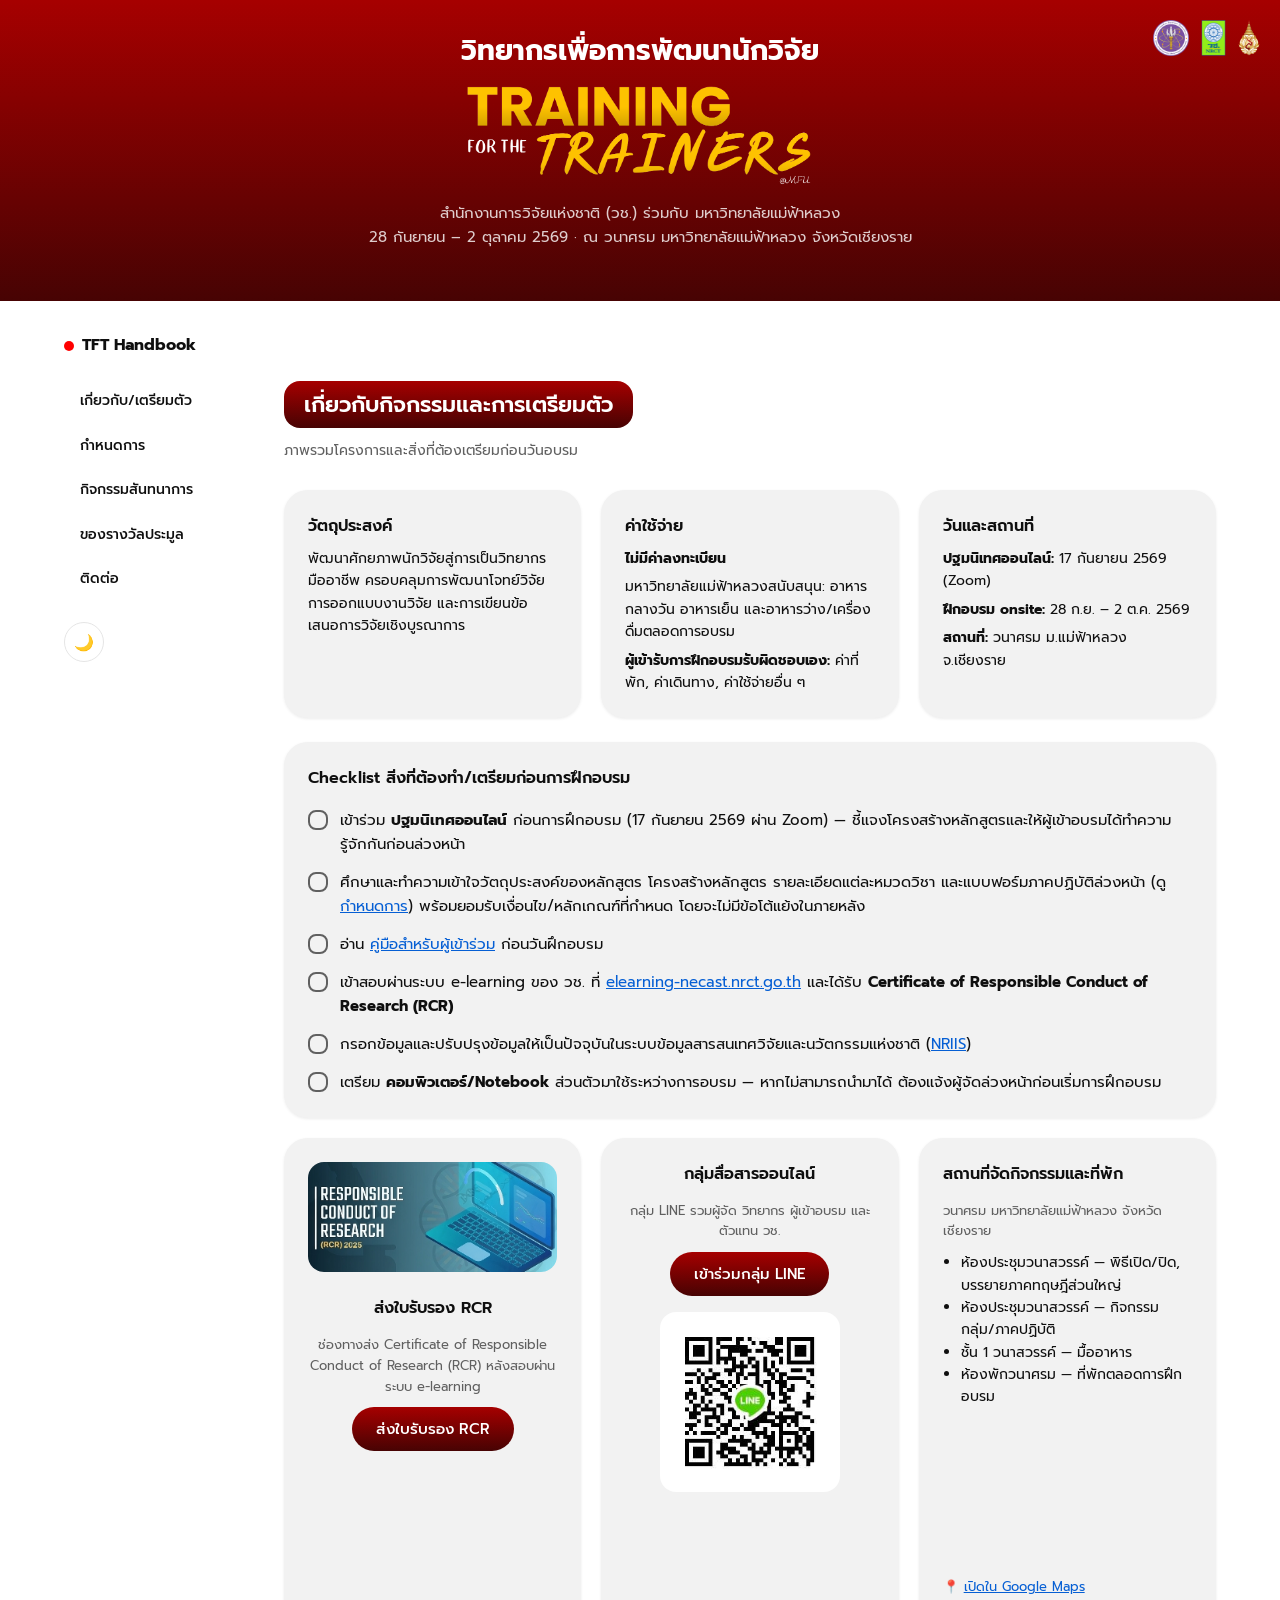
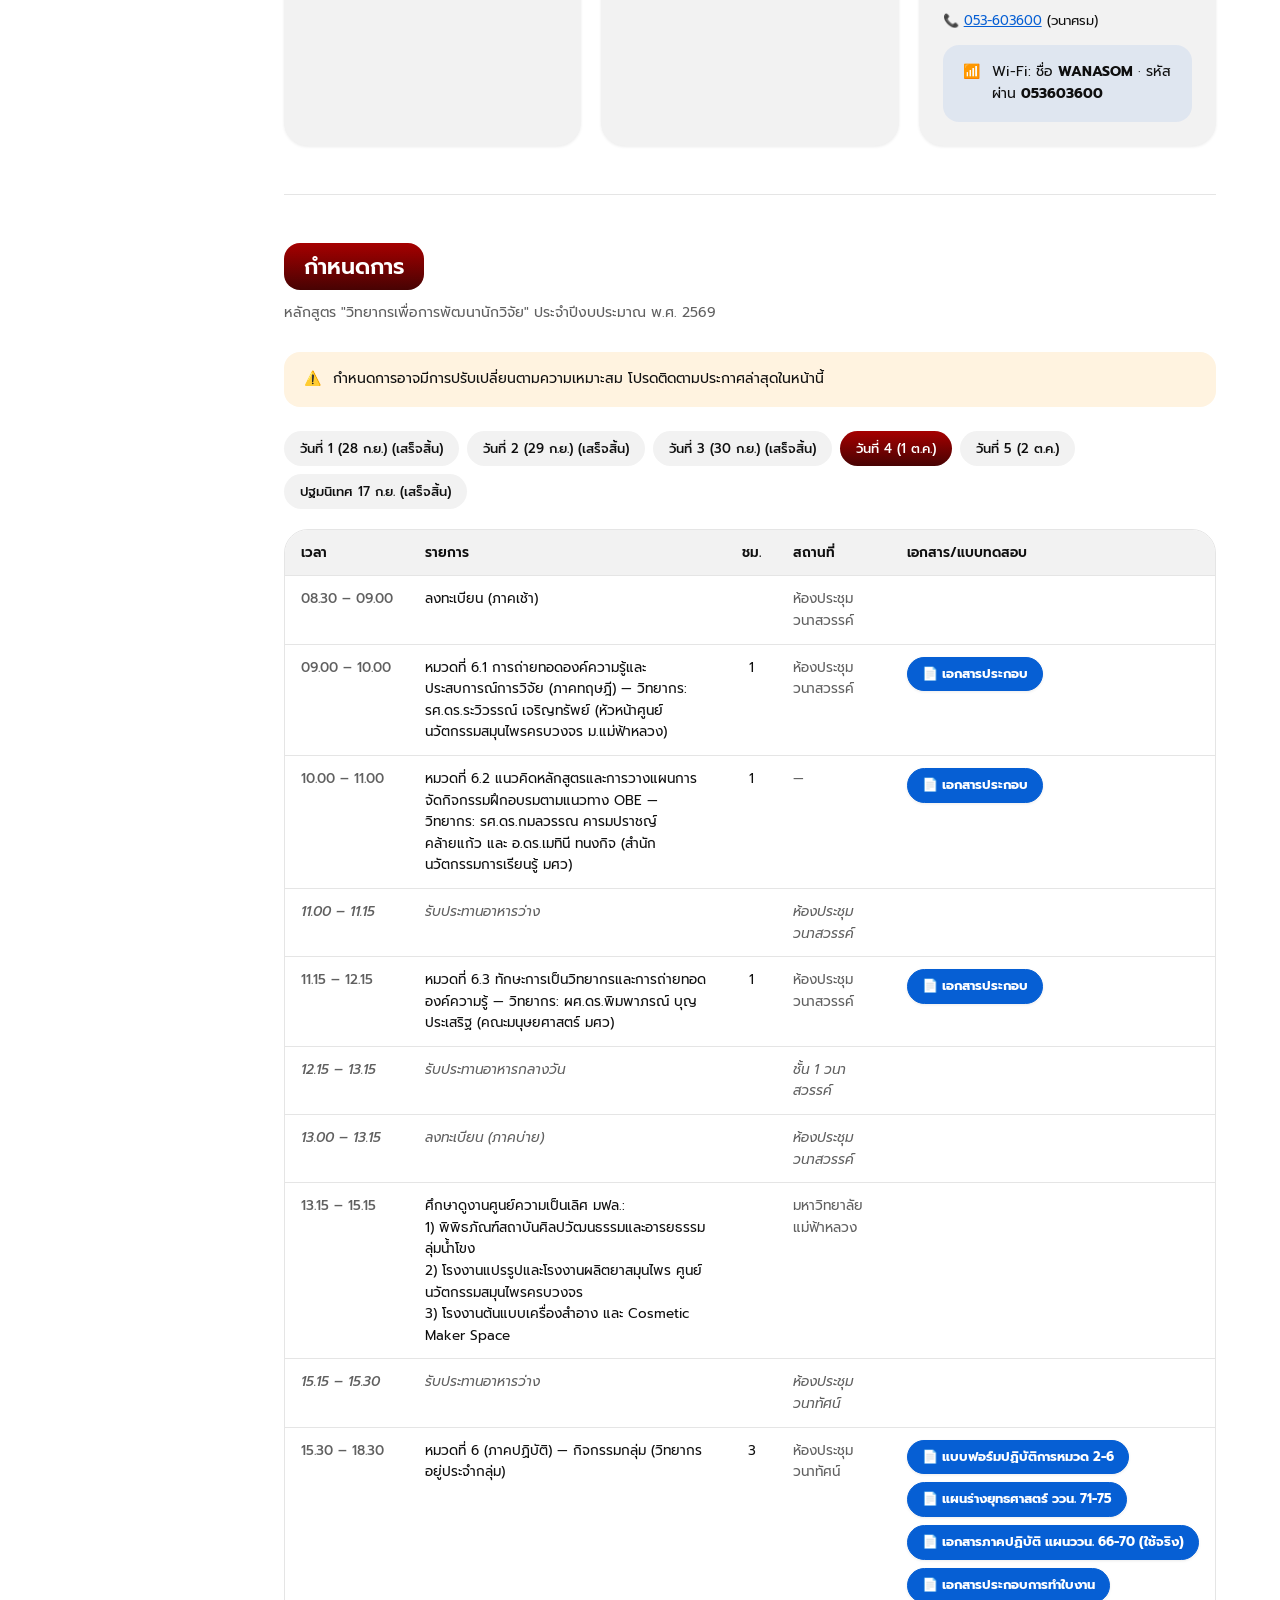
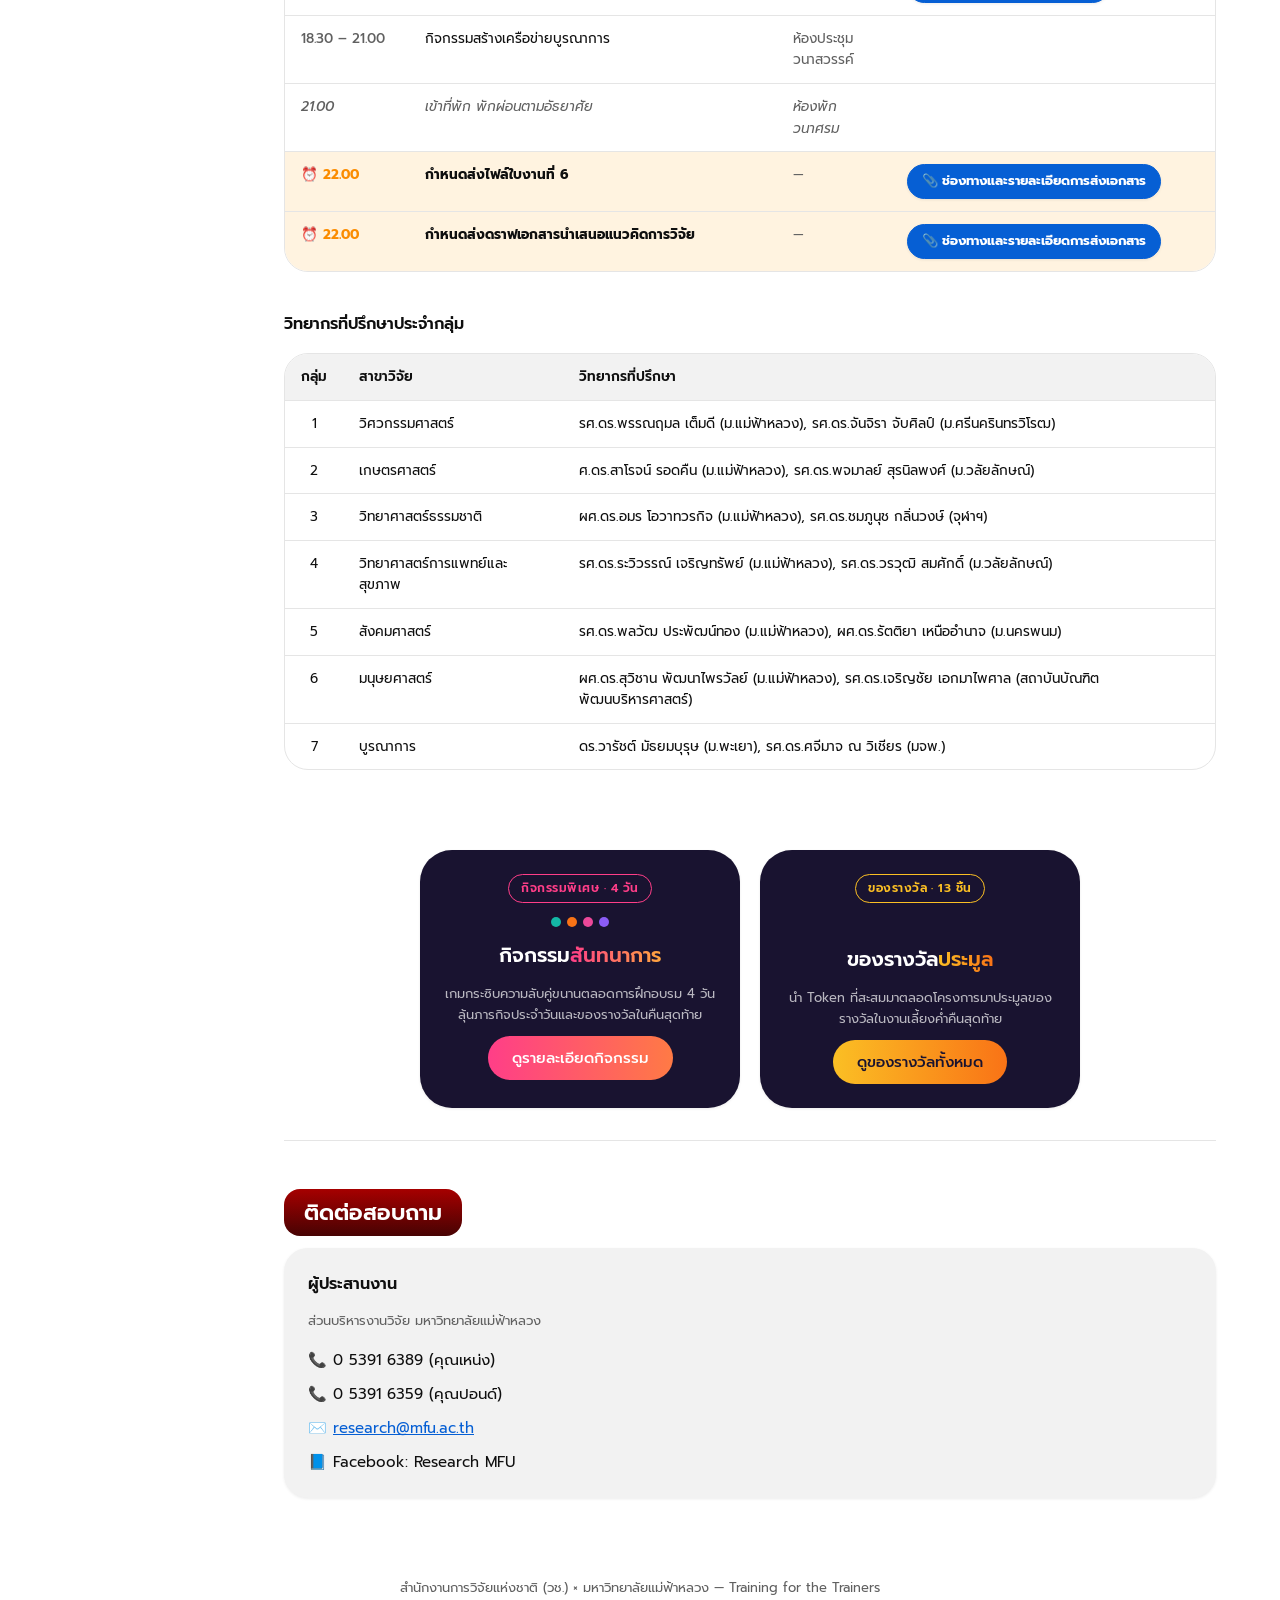
<file: index.html>
<!DOCTYPE html>
<html lang="th">
<head>
<meta charset="UTF-8">
<meta name="viewport" content="width=device-width, initial-scale=1.0">
<title>คู่มือกิจกรรม Training for the Trainers (TFT)</title>
<meta name="description" content="คู่มือผู้เข้าร่วมกิจกรรม วิทยากรเพื่อการพัฒนานักวิจัย (Training for the Trainers) สำนักงานการวิจัยแห่งชาติ ร่วมกับมหาวิทยาลัยแม่ฟ้าหลวง">
<link rel="preconnect" href="https://fonts.googleapis.com">
<link rel="preconnect" href="https://fonts.gstatic.com" crossorigin>
<link href="https://fonts.googleapis.com/css2?family=Prompt:wght@300;400;500;600;700&display=swap" rel="stylesheet">
<style>
  :root{
    --color-primary:#FF0000;
    --color-primary-hover:#CC0000;
    --color-secondary:#065FD4;
    --color-neutral:#606060;
    --color-bg:#FFFFFF;
    --color-surface:#F2F2F2;
    --color-surface-hover:#E9E9E9;
    --color-text:#0F0F0F;
    --color-text-secondary:#606060;
    --color-border:#E5E5E5;
    --color-success:#2BA640;
    --color-success-bg:#E6F7EA;
    --color-warning:#FB8C00;
    --color-warning-bg:#FFF3E0;
    --color-error:#FF0000;
    --color-error-bg:#FFE8E8;
    --radius-xs:8px;
    --radius-sm:16px;
    --radius-md:24px;
    --radius-lg:32px;
    --radius-full:9999px;
    --shadow-1:0 1px 3px rgba(0,0,0,0.08);
    --shadow-2:0 8px 24px rgba(0,0,0,0.12);
    --shadow-3:0 16px 48px rgba(0,0,0,0.2);
    --container-max:1400px;
    --font:'Prompt', sans-serif;
  }
  @media (prefers-color-scheme: dark){
    :root:not([data-theme="light"]){
      --color-bg:#111111;
      --color-surface:#1E1E1E;
      --color-surface-hover:#282828;
      --color-text:#F2F2F2;
      --color-text-secondary:#A0A0A0;
      --color-border:rgba(255,255,255,0.08);
      --color-success-bg:rgba(43,166,64,0.16);
      --color-warning-bg:rgba(251,140,0,0.16);
      --color-error-bg:rgba(255,0,0,0.14);
      --shadow-1:none;
      --shadow-2:0 8px 24px rgba(0,0,0,0.4);
      --shadow-3:0 16px 48px rgba(0,0,0,0.6);
    }
  }
  :root[data-theme="dark"]{
    --color-bg:#111111;
    --color-surface:#1E1E1E;
    --color-surface-hover:#282828;
    --color-text:#F2F2F2;
    --color-text-secondary:#A0A0A0;
    --color-border:rgba(255,255,255,0.08);
    --color-success-bg:rgba(43,166,64,0.16);
    --color-warning-bg:rgba(251,140,0,0.16);
    --color-error-bg:rgba(255,0,0,0.14);
    --shadow-1:none;
    --shadow-2:0 8px 24px rgba(0,0,0,0.4);
    --shadow-3:0 16px 48px rgba(0,0,0,0.6);
  }
  *{ box-sizing:border-box; }
  html{ scroll-behavior:smooth; }
  body{
    margin:0;
    font-family:var(--font);
    background:var(--color-bg);
    color:var(--color-text);
    line-height:1.6;
    -webkit-font-smoothing:antialiased;
  }
  a{ color:var(--color-secondary); }
  .wrap{ max-width:var(--container-max); margin:0 auto; padding:0 20px; }

  /* Header / Nav */
  .site-header{
    position:sticky; top:0; z-index:50;
    background:var(--color-bg);
    border-bottom:1px solid var(--color-border);
  }
  .site-header.scrolled{ box-shadow:var(--shadow-2); }
  .nav-inner{
    display:flex; align-items:center; justify-content:space-between;
    height:64px;
  }
  .brand{ font-weight:700; font-size:16px; display:flex; align-items:center; gap:8px; }
  .brand .dot{ width:10px; height:10px; border-radius:var(--radius-full); background:var(--color-primary); display:inline-block; }
  /* nav-links now lives only as the mobile dropdown menu — desktop nav moved to .sidebar */
  .nav-links{
    display:none; position:absolute; top:64px; left:0; right:0;
    flex-direction:column; gap:2px; list-style:none; margin:0; padding:12px;
    background:var(--color-bg); border-radius:0 0 var(--radius-sm) var(--radius-sm);
    box-shadow:var(--shadow-2);
  }
  .nav-links a{
    display:block; padding:10px 16px; border-radius:var(--radius-full);
    color:var(--color-text); text-decoration:none; font-size:14px; font-weight:500;
    transition:background .15s;
  }
  .nav-links a:hover{ background:var(--color-surface); }
  .site-header.nav-open .nav-links{ display:flex; }
  .theme-toggle{
    width:40px; height:40px; border-radius:var(--radius-full); border:1px solid var(--color-border);
    background:var(--color-bg); color:var(--color-text); cursor:pointer; font-size:16px;
    display:flex; align-items:center; justify-content:center;
  }
  .theme-toggle:hover{ background:var(--color-surface); }
  .header-actions{ display:flex; align-items:center; gap:8px; }
  .hamburger{
    display:none; width:40px; height:40px; border-radius:var(--radius-full);
    border:1px solid var(--color-border); background:var(--color-bg); color:var(--color-text);
    cursor:pointer; font-size:18px; align-items:center; justify-content:center;
  }
  .hamburger:hover{ background:var(--color-surface); }

  /* Buttons */
  .btn-primary{
    display:inline-flex; align-items:center; justify-content:center;
    height:44px; padding:0 24px; border-radius:var(--radius-full);
    background:linear-gradient(to top, #470303, #A60000); color:#FFFFFF;
    font-size:15px; font-weight:500; text-decoration:none; white-space:nowrap;
  }
  .btn-primary:hover{ opacity:0.9; }
  .btn-outline{
    display:inline-flex; align-items:center; justify-content:center;
    height:44px; padding:0 24px; border-radius:var(--radius-full);
    border:1.5px solid var(--color-border); background:transparent; color:var(--color-text);
    font-size:15px; font-weight:500; text-decoration:none; white-space:nowrap;
  }
  .btn-outline:hover{ background:var(--color-surface); }

  /* Sidebar layout (desktop) */
  .layout{
    display:flex; align-items:flex-start; gap:40px;
    width:100%; margin:0 auto; padding:32px 64px 0; box-sizing:border-box;
  }
  .sidebar{
    flex:none; width:180px;
    position:sticky; top:24px;
    display:flex; flex-direction:column; gap:2px;
  }
  .sidebar a{
    display:block; padding:10px 16px; border-radius:var(--radius-full);
    color:var(--color-text); text-decoration:none; font-size:14px; font-weight:500;
    transition:background .15s;
  }
  .sidebar a:hover{ background:var(--color-surface); }
  .sidebar-brand{ font-weight:700; font-size:16px; display:flex; align-items:center; gap:8px; margin-bottom:20px; }
  .sidebar-brand .dot{ width:10px; height:10px; border-radius:var(--radius-full); background:var(--color-primary); display:inline-block; }
  .sidebar .theme-toggle{ margin-top:20px; align-self:flex-start; }
  .content{ flex:1; min-width:0; }
  @media (min-width: 721px){
    .site-header{ display:none; }
  }

  /* Hero */
  .hero{ position:relative; padding:32px 0 28px; text-align:center; background:linear-gradient(to top, #470303, #A60000); color:#FFFFFF; }
  .hero h1{ font-size:28px; line-height:1.35; font-weight:700; margin:0 0 12px; color:#FFFFFF; }
  .hero p.lead{ color:rgba(255,255,255,0.8); font-size:15px; max-width:640px; margin:0 auto 24px; }
  .hero-chips{ display:flex; flex-wrap:wrap; gap:8px; justify-content:center; }
  .hero-org-logos{ position:absolute; top:20px; right:20px; display:flex; align-items:center; gap:12px; }
  .hero-org-logos img{ height:36px; width:auto; display:block; }

  /* Sections */
  section{ padding:48px 0; border-top:1px solid var(--color-border); scroll-margin-top:80px; }
  section:first-of-type{ border-top:none; }
  .section-title{
    display:inline-block; font-size:22px; font-weight:600; margin:0 0 12px;
    padding:6px 20px; border-radius:var(--radius-sm);
    background:linear-gradient(to top, #470303, #A60000); color:#FFFFFF;
  }
  .section-sub{ color:var(--color-text-secondary); font-size:14px; margin:0 0 28px; }

  /* Chip */
  .chip{
    display:inline-flex; align-items:center; gap:6px;
    padding:8px 16px; border-radius:var(--radius-full);
    background:var(--color-surface); color:var(--color-text);
    font-size:13px; font-weight:500; border:none; cursor:default;
    white-space:nowrap;
  }
  .chip.static{ cursor:default; }
  button.chip{ cursor:pointer; font-family:var(--font); }
  button.chip:hover{ background:var(--color-surface-hover); }
  button.chip.active{ background:linear-gradient(to top, #470303, #A60000); color:#FFFFFF; }
  @media (prefers-color-scheme: dark){
    :root:not([data-theme="light"]) button.chip.active{ background:#F2F2F2; color:#111111; }
  }
  :root[data-theme="dark"] button.chip.active{ background:#F2F2F2; color:#111111; }

  /* Badge */
  .badge{
    display:inline-flex; align-items:center; gap:4px;
    padding:4px 12px; border-radius:var(--radius-full);
    font-size:12px; font-weight:500;
  }
  .badge-warning{ background:var(--color-warning-bg); color:var(--color-warning); }
  .badge-success{ background:var(--color-success-bg); color:var(--color-success); }
  .badge-error{ background:var(--color-error-bg); color:var(--color-error); }

  /* Card */
  .card{
    background:var(--color-surface);
    border-radius:var(--radius-md);
    padding:24px;
    box-shadow:var(--shadow-1);
  }
  .card + .card{ margin-top:20px; }
  .card h3{ margin:0 0 8px; font-size:16px; font-weight:600; }
  .card .meta{ color:var(--color-text-secondary); font-size:13px; margin-bottom:10px; }
  .card-grid{ display:grid; grid-template-columns:repeat(auto-fit,minmax(240px,1fr)); gap:20px; }
  .card-grid > .card + .card{ margin-top:0; }

  /* Announcement card — extra emphasis vs. regular info cards */
  .card-announcement{
    background:var(--color-error-bg);
    border:1.5px solid var(--color-primary);
    box-shadow:var(--shadow-2);
  }
  .card-announcement .actions{ display:flex; flex-wrap:wrap; gap:12px; margin-top:16px; }

  /* Checklist */
  ul.checklist{ list-style:none; margin:0; padding:0; display:flex; flex-direction:column; gap:14px; }
  ul.checklist li{ display:flex; align-items:flex-start; gap:12px; font-size:15px; }
  ul.checklist .box{
    flex:none; width:20px; height:20px; margin-top:2px;
    border-radius:var(--radius-xs); border:2px solid var(--color-neutral);
  }

  /* Callout */
  .callout{ display:flex; gap:12px; padding:16px 20px; border-radius:var(--radius-sm); font-size:14px; }
  .callout.info{ background:rgba(6,95,212,0.08); }
  .callout.warning{ background:var(--color-warning-bg); }
  .callout .icon{ flex:none; }

  /* Table */
  .table-wrap{
    overflow-x:auto; border-radius:var(--radius-md); border:1px solid var(--color-border);
  }
  table{ width:100%; border-collapse:collapse; font-size:13.5px; min-width:640px; }
  thead th{
    background:var(--color-surface); text-align:left; font-weight:600;
    padding:12px 16px; white-space:nowrap;
  }
  thead tr th:first-child{ border-top-left-radius:var(--radius-sm); }
  thead tr th:last-child{ border-top-right-radius:var(--radius-sm); }
  tbody td{ padding:12px 16px; border-top:1px solid var(--color-border); vertical-align:top; }
  tbody tr:hover td{ background:rgba(0,0,0,0.015); }
  td.time{ white-space:nowrap; color:var(--color-text-secondary); font-weight:500; }
  td.hours{ text-align:center; white-space:nowrap; }
  td.place{ color:var(--color-text-secondary); max-width:160px; }
  tr.break td{ color:var(--color-text-secondary); font-style:italic; }
  tr.deadline td{ background:var(--color-warning-bg); }
  tr.deadline td.time{ color:var(--color-warning); font-weight:700; }
  td.docs{ min-width:160px; }
  .doc-links{ display:flex; flex-direction:column; gap:8px; align-items:flex-start; }
  .doc-btn{
    display:inline-flex; align-items:center; gap:6px; white-space:nowrap;
    padding:6px 14px; border-radius:var(--radius-full);
    font-size:13px; font-weight:700; text-decoration:none;
    border:1.5px solid transparent;
    transition:transform .12s ease, box-shadow .12s ease, background-color .12s ease, color .12s ease;
  }
  a.doc-btn{
    background:var(--color-secondary); border-color:var(--color-secondary); color:#FFFFFF;
    box-shadow:var(--shadow-1);
  }
  a.doc-btn:hover{ background:#0548A8; border-color:#0548A8; transform:translateY(-1px); box-shadow:var(--shadow-2); }
  a.doc-btn:active{ transform:translateY(0); }
  .doc-btn[aria-disabled="true"]{
    background:transparent; border:1.5px dashed var(--color-border); color:var(--color-text-secondary);
    opacity:0.75; cursor:not-allowed; box-shadow:none;
  }

  /* Day panels */
  .day-panel{ display:none; }
  .day-panel.active{ display:block; }
  .day-tabs{ display:flex; flex-wrap:wrap; gap:8px; margin-bottom:20px; }

  /* Group table mentors */
  .subheading{ font-size:16px; font-weight:600; margin:40px 0 16px; }

  /* Contact */
  .contact-list{ list-style:none; margin:0; padding:0; display:flex; flex-direction:column; gap:10px; font-size:15px; }

  footer{ padding:32px 0; text-align:center; color:var(--color-text-secondary); font-size:13px; }

  @media (max-width: 720px){
    .hamburger{ display:flex; }
    .hero h1{ font-size:22px; }
    .hero-org-logos{ position:static; justify-content:center; margin-bottom:16px; }
    .hero-org-logos img{ height:28px; }
    section{ padding:36px 0; }
    .layout{ display:block; padding-left:20px; padding-right:20px; }
    .sidebar{ display:none; }

    /* Stack schedule/mentor tables as cards on mobile instead of squeezing columns */
    .table-wrap{ overflow-x:visible; border:none; }
    .schedule-table, .day7-table, .mentor-table{ display:block; min-width:0; width:100%; }
    .schedule-table thead, .day7-table thead, .mentor-table thead{
      position:absolute; width:1px; height:1px; overflow:hidden; clip:rect(0 0 0 0);
    }
    .schedule-table tbody, .day7-table tbody, .mentor-table tbody{ display:block; }
    .schedule-table tr, .day7-table tr, .mentor-table tr{
      display:block; padding:14px 16px; border-top:1px solid var(--color-border);
      border-radius:var(--radius-sm); background:var(--color-surface); margin-bottom:10px;
    }
    .schedule-table tr:first-child, .day7-table tr:first-child, .mentor-table tr:first-child{ border-top:none; }
    .schedule-table td, .day7-table td, .mentor-table td{
      display:flex; gap:8px; padding:4px 0; border-top:none; max-width:none;
    }
    .schedule-table td:empty, .day7-table td:empty, .mentor-table td:empty{ display:none; }
    .schedule-table td::before, .day7-table td::before, .mentor-table td::before{
      content:attr(data-label); flex:none; width:88px; font-weight:600;
      color:var(--color-text-secondary);
    }
    .schedule-table td > *, .day7-table td > *, .mentor-table td > *{ min-width:0; }
    .doc-links{ min-width:0; }
    .doc-btn{ white-space:normal; word-break:break-word; }
    .schedule-table td.time::before{ content:"เวลา"; }
    .schedule-table td:nth-child(2)::before{ content:"รายการ"; }
    .schedule-table td.hours::before{ content:"ชม."; }
    .schedule-table td.place::before{ content:"สถานที่"; }
    .schedule-table td.docs::before{ content:"เอกสาร"; }
    .day7-table td.time::before{ content:"เวลา"; }
    .day7-table td:nth-child(2)::before{ content:"รายการ"; }
    .day7-table td.place::before{ content:"สถานที่"; }
    .day7-table td.docs::before{ content:"เอกสาร"; }
    .mentor-table td:nth-child(1)::before{ content:"กลุ่ม"; }
    .mentor-table td:nth-child(2)::before{ content:"สาขาวิจัย"; }
    .mentor-table td:nth-child(3)::before{ content:"วิทยากรที่ปรึกษา"; }
  }
</style>
</head>
<body>

<header class="site-header" id="site-header">
  <div class="wrap nav-inner">
    <div class="brand"><span class="dot"></span> TFT Handbook</div>
    <ul class="nav-links">
      <li><a href="#prepare">เกี่ยวกับ/เตรียมตัว</a></li>
      <li><a href="#agenda">กำหนดการ</a></li>
      <li><a href="https://claude.ai/artifact/KzTXj1f7Dpdpp2RcFR8ULh" target="_blank" rel="noopener noreferrer">กิจกรรมสันทนาการ</a></li>
      <li><a href="auction-catalog.html">ของรางวัลประมูล</a></li>
      <li><a href="#contact">ติดต่อ</a></li>
    </ul>
    <div class="header-actions">
      <button class="theme-toggle theme-toggle-btn" aria-label="สลับโหมดมืด/สว่าง">🌙</button>
      <button class="hamburger" id="hamburgerBtn" aria-label="เปิดเมนู">☰</button>
    </div>
  </div>
</header>

<main>
  <section class="hero" style="border-top:none;">
    <div class="wrap">
      <div class="hero-org-logos">
        <img src="assets/images/1MHESI.png" alt="กระทรวงการอุดมศึกษา วิทยาศาสตร์ วิจัยและนวัตกรรม">
        <img src="assets/images/2NRCT.png" alt="สำนักงานการวิจัยแห่งชาติ (วช.)">
        <img src="assets/images/3MFU.png" alt="มหาวิทยาลัยแม่ฟ้าหลวง">
      </div>
      <h1><span id="heroTitleTh">วิทยากรเพื่อการพัฒนานักวิจัย</span><br><img id="heroLogo" src="assets/images/LogoTFT.png" alt="Training for the Trainers (TFT)" style="height:auto; margin-top:8px; vertical-align:middle;"></h1>
      <p class="lead">สำนักงานการวิจัยแห่งชาติ (วช.) ร่วมกับ มหาวิทยาลัยแม่ฟ้าหลวง<br>28 กันยายน – 2 ตุลาคม 2569 · ณ วนาศรม มหาวิทยาลัยแม่ฟ้าหลวง จังหวัดเชียงราย</p>
    </div>
  </section>

  <div class="layout">
    <aside class="sidebar">
      <div class="sidebar-brand"><span class="dot"></span> TFT Handbook</div>
      <a href="#prepare">เกี่ยวกับ/เตรียมตัว</a>
      <a href="#agenda">กำหนดการ</a>
      <a href="https://claude.ai/artifact/KzTXj1f7Dpdpp2RcFR8ULh" target="_blank" rel="noopener noreferrer">กิจกรรมสันทนาการ</a>
      <a href="auction-catalog.html">ของรางวัลประมูล</a>
      <a href="#contact">ติดต่อ</a>
      <button class="theme-toggle theme-toggle-btn" aria-label="สลับโหมดมืด/สว่าง">🌙</button>
    </aside>
    <div class="content">

  <section id="prepare">
      <h2 class="section-title">เกี่ยวกับกิจกรรมและการเตรียมตัว</h2>
      <p class="section-sub">ภาพรวมโครงการและสิ่งที่ต้องเตรียมก่อนวันอบรม</p>

      <div class="card-grid">
        <div class="card">
          <h3>วัตถุประสงค์</h3>
          <p style="margin:0; font-size:14px;">พัฒนาศักยภาพนักวิจัยสู่การเป็นวิทยากรมืออาชีพ ครอบคลุมการพัฒนาโจทย์วิจัย การออกแบบงานวิจัย และการเขียนข้อเสนอการวิจัยเชิงบูรณาการ</p>
        </div>
        <div class="card">
          <h3>ค่าใช้จ่าย</h3>
          <p style="margin:0 0 6px; font-size:14px;"><strong>ไม่มีค่าลงทะเบียน</strong></p>
          <p style="margin:0 0 6px; font-size:14px;">มหาวิทยาลัยแม่ฟ้าหลวงสนับสนุน: อาหารกลางวัน อาหารเย็น และอาหารว่าง/เครื่องดื่มตลอดการอบรม</p>
          <p style="margin:0; font-size:14px;"><strong>ผู้เข้ารับการฝึกอบรมรับผิดชอบเอง:</strong> ค่าที่พัก, ค่าเดินทาง, ค่าใช้จ่ายอื่น ๆ</p>
        </div>
        <div class="card">
          <h3>วันและสถานที่</h3>
          <p style="margin:0 0 6px; font-size:14px;"><strong>ปฐมนิเทศออนไลน์:</strong> 17 กันยายน 2569 (Zoom)</p>
          <p style="margin:0 0 6px; font-size:14px;"><strong>ฝึกอบรม onsite:</strong> 28 ก.ย. – 2 ต.ค. 2569</p>
          <p style="margin:0; font-size:14px;"><strong>สถานที่:</strong> วนาศรม ม.แม่ฟ้าหลวง จ.เชียงราย</p>
        </div>
      </div>

      <div class="card" style="margin-top:24px;">
        <h3 style="margin-bottom:16px;">Checklist สิ่งที่ต้องทำ/เตรียมก่อนการฝึกอบรม</h3>
        <ul class="checklist">
          <li><span class="box"></span> <span>เข้าร่วม <strong>ปฐมนิเทศออนไลน์</strong> ก่อนการฝึกอบรม (17 กันยายน 2569 ผ่าน Zoom) — ชี้แจงโครงสร้างหลักสูตรและให้ผู้เข้าอบรมได้ทำความรู้จักกันก่อนล่วงหน้า</span></li>
          <li><span class="box"></span> <span>ศึกษาและทำความเข้าใจวัตถุประสงค์ของหลักสูตร โครงสร้างหลักสูตร รายละเอียดแต่ละหมวดวิชา และแบบฟอร์มภาคปฏิบัติล่วงหน้า (ดู<a href="#agenda">กำหนดการ</a>) พร้อมยอมรับเงื่อนไข/หลักเกณฑ์ที่กำหนด โดยจะไม่มีข้อโต้แย้งในภายหลัง</span></li>
          <li><span class="box"></span> <span>อ่าน <a href="https://drive.google.com/file/d/1ov25KR5qf8WH0bShl9Bqz2Kgh7ch33Nx/view?usp=drive_link" target="_blank" rel="noopener noreferrer">คู่มือสำหรับผู้เข้าร่วม</a> ก่อนวันฝึกอบรม</span></li>
          <li><span class="box"></span> <span>เข้าสอบผ่านระบบ e-learning ของ วช. ที่ <a href="https://elearning-necast.nrct.go.th/courses?id=86" target="_blank" rel="noopener noreferrer">elearning-necast.nrct.go.th</a> และได้รับ <strong>Certificate of Responsible Conduct of Research (RCR)</strong></span></li>
          <li><span class="box"></span> <span>กรอกข้อมูลและปรับปรุงข้อมูลให้เป็นปัจจุบันในระบบข้อมูลสารสนเทศวิจัยและนวัตกรรมแห่งชาติ (<a href="https://nriis.go.th/Login.aspx" target="_blank" rel="noopener noreferrer">NRIIS</a>)</span></li>
          <li><span class="box"></span> <span>เตรียม <strong>คอมพิวเตอร์/Notebook</strong> ส่วนตัวมาใช้ระหว่างการอบรม — หากไม่สามารถนำมาได้ ต้องแจ้งผู้จัดล่วงหน้าก่อนเริ่มการฝึกอบรม</span></li>
        </ul>
      </div>

      <div class="card-grid" style="margin-top:20px;">
        <div class="card" style="text-align:center;">
          <img src="assets/images/RCR.jpg" alt="Responsible Conduct of Research (RCR) 2025" style="width:100%; height:auto; border-radius:var(--radius-sm); margin-bottom:16px;">
          <h3>ส่งใบรับรอง RCR</h3>
          <p class="meta">ช่องทางส่ง Certificate of Responsible Conduct of Research (RCR) หลังสอบผ่านระบบ e-learning</p>
          <a href="https://forms.gle/8cocx74KPSKqAZhr7" target="_blank" rel="noopener noreferrer" class="btn-primary">ส่งใบรับรอง RCR</a>
        </div>
        <div class="card" style="text-align:center;">
          <h3>กลุ่มสื่อสารออนไลน์</h3>
          <p class="meta">กลุ่ม LINE รวมผู้จัด วิทยากร ผู้เข้าอบรม และตัวแทน วช.</p>
          <a href="https://line.me/R/ti/g/HJtGkLN7G2" target="_blank" rel="noopener noreferrer" class="btn-primary">เข้าร่วมกลุ่ม LINE</a>
          <div>
            <img src="assets/images/LineQR.jpg" alt="QR code กลุ่ม LINE" style="width:180px; height:180px; border-radius:var(--radius-sm); margin-top:16px;">
          </div>
        </div>
        <div class="card">
          <h3>สถานที่จัดกิจกรรมและที่พัก</h3>
          <p class="meta">วนาศรม มหาวิทยาลัยแม่ฟ้าหลวง จังหวัดเชียงราย</p>
          <ul style="margin:0; padding-left:18px; font-size:14px;">
            <li>ห้องประชุมวนาสวรรค์ — พิธีเปิด/ปิด, บรรยายภาคทฤษฎีส่วนใหญ่</li>
            <li>ห้องประชุมวนาสวรรค์ — กิจกรรมกลุ่ม/ภาคปฏิบัติ</li>
            <li>ชั้น 1 วนาสวรรค์ — มื้ออาหาร</li>
            <li>ห้องพักวนาศรม — ที่พักตลอดการฝึกอบรม</li>
          </ul>
          <iframe
            src="https://maps.google.com/maps?q=Wanasom+Mae+Fah+Luang+University+Chiang+Rai&output=embed"
            style="width:60%; height:140px; border:0; border-radius:var(--radius-sm); margin-top:12px;"
            loading="lazy" referrerpolicy="no-referrer-when-downgrade"
            title="แผนที่วนาศรม มหาวิทยาลัยแม่ฟ้าหลวง"></iframe>
          <p style="margin-top:8px; font-size:13px;">📍 <a href="https://share.google/LbG9xOdH91CCXw0Ny" target="_blank" rel="noopener noreferrer">เปิดใน Google Maps</a></p>
          <p style="margin-top:4px; font-size:13px;">📞 <a href="tel:053603600">053-603600</a> (วนาศรม)</p>
          <div class="callout info" style="margin-top:12px;">
            <span class="icon">📶</span>
            <span>Wi-Fi: ชื่อ <strong>WANASOM</strong> · รหัสผ่าน <strong>053603600</strong></span>
          </div>
        </div>
      </div>
  </section>

  <section id="agenda">
      <h2 class="section-title">กำหนดการ</h2>
      <p class="section-sub">หลักสูตร "วิทยากรเพื่อการพัฒนานักวิจัย" ประจำปีงบประมาณ พ.ศ. 2569</p>

      <div class="callout warning" style="margin-bottom:24px;">
        <span class="icon">⚠️</span>
        <span>กำหนดการอาจมีการปรับเปลี่ยนตามความเหมาะสม โปรดติดตามประกาศล่าสุดในหน้านี้</span>
      </div>

      <div class="day-tabs" id="dayTabs">
        <button class="chip" data-day="d1">วันที่ 1 (28 ก.ย.) (เสร็จสิ้น)</button>
        <button class="chip" data-day="d2">วันที่ 2 (29 ก.ย.) (เสร็จสิ้น)</button>
        <button class="chip" data-day="d3">วันที่ 3 (30 ก.ย.) (เสร็จสิ้น)</button>
        <button class="chip active" data-day="d4">วันที่ 4 (1 ต.ค.)</button>
        <button class="chip" data-day="d5">วันที่ 5 (2 ต.ค.)</button>
        <button class="chip" data-day="orientation">ปฐมนิเทศ 17 ก.ย. (เสร็จสิ้น)</button>
      </div>

      <div class="day-panel" id="panel-d1">
        <div class="table-wrap">
          <table class="schedule-table">
            <thead><tr><th>เวลา</th><th>รายการ</th><th>ชม.</th><th>สถานที่</th><th>เอกสาร/แบบทดสอบ</th></tr></thead>
            <tbody>
              <tr><td class="time">08.30 – 09.00</td><td>ลงทะเบียน (ภาคเช้า)</td><td class="hours"></td><td class="place">ห้องประชุมวนาสวรรค์</td><td class="docs"></td></tr>
              <tr><td class="time">09.00 – 11.00</td><td>หมวดที่ 1 จริยธรรมและมาตรฐานการวิจัยสำหรับวิทยากร (ภาคทฤษฎี) — วิทยากร: ศ.นพ.ยง ภู่วรวรรณ (คณะแพทยศาสตร์ จุฬาฯ)</td><td class="hours">2</td><td class="place">ห้องประชุมวนาสวรรค์ (วิทยากรบรรยายในรูปแบบ Online)</td><td class="docs"><div class="doc-links"><a class="doc-btn" href="https://drive.google.com/drive/folders/19yBnG8nCNQFxAiq8Ro5zszHSeG05xYHo" target="_blank" rel="noopener">📄 เอกสารประกอบ</a></div></td></tr>
              <tr class="break"><td class="time">11.00 – 11.15</td><td>รับประทานอาหารว่าง</td><td class="hours"></td><td class="place">ห้องประชุมวนาสวรรค์</td><td class="docs"></td></tr>
              <tr><td class="time">11.15 – 12.15</td><td>หมวดที่ 1 (ต่อ) — วิทยากร: ผศ.ดร.ศิวาภรณ์ ศิวะศิลป์ประศาสน์ (สำนักวิชาแพทยศาสตร์ ม.แม่ฟ้าหลวง)</td><td class="hours">1</td><td class="place">ห้องประชุมวนาสวรรค์</td><td class="docs"><div class="doc-links"><a class="doc-btn" href="https://drive.google.com/drive/folders/1wUT4JLrAguB0_L4GGd_kEIlxUMNf5wJi" target="_blank" rel="noopener">📄 เอกสารประกอบ</a></div></td></tr>
              <tr class="break"><td class="time">12.15 – 13.00</td><td>รับประทานอาหารกลางวัน</td><td class="hours"></td><td class="place">ชั้น 1 วนาสวรรค์</td><td class="docs"></td></tr>
              <tr class="break"><td class="time">12.45 – 13.00</td><td>ลงทะเบียน (ภาคบ่าย)</td><td class="hours"></td><td class="place">ห้องประชุมวนาสวรรค์</td><td class="docs"></td></tr>
              <tr><td class="time">13.00 – 15.00</td><td>หมวดที่ 2 การพัฒนาโจทย์วิจัยเชิงบูรณาการ (ภาคทฤษฎี) — วิทยากร: ผศ.ดร.สุวิชาน พัฒนาไพรวัลย์ (สำนักวิชาศิลปศาสตร์ ม.แม่ฟ้าหลวง)</td><td class="hours">2</td><td class="place">ห้องประชุมวนาสวรรค์</td><td class="docs"><div class="doc-links"><a class="doc-btn" href="https://drive.google.com/drive/folders/1_sJx3ftXtKDii1tqo0NChuwi4V_e_nhp" target="_blank" rel="noopener">📄 เอกสารประกอบ</a><a class="doc-btn" href="https://forms.gle/qRUuf6EK7tWr1phPA" target="_blank" rel="noopener">📝 Pretest</a><a class="doc-btn" href="https://forms.gle/mNCoDUN5osWNwKjVA" target="_blank" rel="noopener">📝 Posttest</a></div></td></tr>
              <tr class="break"><td class="time">15.00 – 15.15</td><td>รับประทานอาหารว่าง</td><td class="hours"></td><td class="place">ห้องประชุมวนาสวรรค์</td><td class="docs"></td></tr>
              <tr><td class="time">15.15 – 17.15</td><td>หมวดที่ 3 การทบทวนวรรณกรรมและการวิเคราะห์บริบททางการวิจัย (ภาคทฤษฎี) — วิทยากร: รศ.ดร.พลวัฒ ประพัฒน์ทอง (สำนักวิชาศิลปศาสตร์ / หัวหน้าสถาบันศิลปวัฒนธรรมและอารยธรรมลุ่มน้ำโขง ม.แม่ฟ้าหลวง)</td><td class="hours">2</td><td class="place">ห้องประชุมวนาสวรรค์</td><td class="docs"><div class="doc-links"><a class="doc-btn" href="https://drive.google.com/drive/folders/1HNlDMFf-tm_5fIYLDHwbG0StHKV7PsVx" target="_blank" rel="noopener">📄 เอกสารประกอบ</a><a class="doc-btn" href="https://forms.gle/QB1JpfsKPLfj33y58" target="_blank" rel="noopener">📝 Pretest</a><a class="doc-btn" href="https://forms.gle/y3tkxJGyNQUFFMAf9" target="_blank" rel="noopener">📝 Posttest</a></div></td></tr>
              <tr class="break"><td class="time">17.15 – 18.00</td><td>รับประทานอาหารเย็น</td><td class="hours"></td><td class="place">ชั้น 1 วนาสวรรค์</td><td class="docs"></td></tr>
              <tr><td class="time">18.00 – 20.00</td><td>หมวดที่ 2 (ภาคปฏิบัติ) — กิจกรรมกลุ่ม (วิทยากรอยู่ประจำกลุ่ม)</td><td class="hours">2</td><td class="place">ห้องประชุมวนาสวรรค์</td><td class="docs"><div class="doc-links"><a class="doc-btn" href="https://drive.google.com/drive/folders/1Qrn0BP0WqpQSf2ogEM8426C7iLl8SGl1" target="_blank" rel="noopener">📄 แบบฟอร์มปฏิบัติการหมวด 2-6</a><a class="doc-btn" href="https://drive.google.com/drive/folders/1Emk8OMmABFGaujmc94L6D7M79qdt0bOP" target="_blank" rel="noopener">📄 แผนร่างยุทธศาสตร์ ววน. 71-75</a><a class="doc-btn" href="https://drive.google.com/drive/folders/1qmT05z2b6j9jgvS5aXUa-TXeAMJWwj51" target="_blank" rel="noopener">📄 เอกสารภาคปฏิบัติ แผนววน. 66-70 (ใช้จริง)</a></div></td></tr>
              <tr class="break"><td class="time">20.00</td><td>เข้าที่พัก พักผ่อนตามอัธยาศัย</td><td class="hours"></td><td class="place">ห้องพักวนาศรม</td><td class="docs"></td></tr>
              <tr class="deadline"><td class="time">⏰ 22.00</td><td><strong>กำหนดส่งไฟล์นำเสนอโจทย์วิจัย (Pitching)</strong></td><td class="hours"></td><td class="place">—</td><td class="docs"><div class="doc-links"><a class="doc-btn" href="https://claude.ai/artifact/GusDaRyxH7hsmpvyqSkLeB?sk=0PYNComjGCDdqm-JKvPvDA" target="_blank" rel="noopener">📎 ช่องทางและรายละเอียดการส่งเอกสาร</a></div></td></tr>
            </tbody>
          </table>
        </div>
      </div>

      <div class="day-panel" id="panel-d2">
        <div class="table-wrap">
          <table class="schedule-table">
            <thead><tr><th>เวลา</th><th>รายการ</th><th>ชม.</th><th>สถานที่</th><th>เอกสาร/แบบทดสอบ</th></tr></thead>
            <tbody>
              <tr><td class="time">08.30 – 09.00</td><td>ลงทะเบียน (ภาคเช้า)</td><td class="hours"></td><td class="place">ห้องประชุมวนาสวรรค์</td><td class="docs"></td></tr>
              <tr><td class="time">09.00 – 10.00</td><td>หมวดที่ 3 การทบทวนวรรณกรรมและการวิเคราะห์บริบททางการวิจัย และการนำเสนอโจทย์การวิจัย (ภาคปฏิบัติ) — กิจกรรมกลุ่ม (วิทยากรอยู่ประจำกลุ่ม)</td><td class="hours">1</td><td class="place">ห้องประชุมวนาสวรรค์</td><td class="docs"><div class="doc-links"><a class="doc-btn" href="https://drive.google.com/drive/folders/1Qrn0BP0WqpQSf2ogEM8426C7iLl8SGl1" target="_blank" rel="noopener">📄 แบบฟอร์มปฏิบัติการหมวด 2-6</a><a class="doc-btn" href="https://drive.google.com/drive/folders/1Emk8OMmABFGaujmc94L6D7M79qdt0bOP" target="_blank" rel="noopener">📄 แผนร่างยุทธศาสตร์ ววน. 71-75</a><a class="doc-btn" href="https://drive.google.com/drive/folders/1qmT05z2b6j9jgvS5aXUa-TXeAMJWwj51" target="_blank" rel="noopener">📄 เอกสารภาคปฏิบัติ แผนววน. 66-70 (ใช้จริง)</a></div></td></tr>
              <tr><td class="time">10.00 – 11.00</td><td>นำเสนอโจทย์วิจัย (Pitching) — นำเสนอกลุ่มละ 5 นาที คอมเมนต์โดยผู้ทรงคุณวุฒิ 2 ท่าน</td><td class="hours">1</td><td class="place">ห้องประชุมวนาสวรรค์</td><td class="docs"><div class="doc-links"><a class="doc-btn" href="https://claude.ai/artifact/GusDaRyxH7hsmpvyqSkLeB?sk=0PYNComjGCDdqm-JKvPvDA" target="_blank" rel="noopener">📎 ช่องทางและรายละเอียดการส่งเอกสาร</a></div></td></tr>
              <tr class="break"><td class="time">11.00 – 11.15</td><td>รับประทานอาหารว่าง</td><td class="hours"></td><td class="place">ห้องประชุมวนาสวรรค์</td><td class="docs"></td></tr>
              <tr><td class="time">11.15 – 12.15</td><td>หมวดที่ 4 การออกแบบการวิจัยขั้นสูงและหลักการวิเคราะห์ข้อมูล (ภาคทฤษฎี) — กรณีศึกษาการออกแบบการวิจัยที่ซับซ้อน — วิทยากร: ศ.ดร.สาโรจน์ รอดคืน (สำนักวิชาอุตสาหกรรมเกษตร ม.แม่ฟ้าหลวง)</td><td class="hours">1</td><td class="place">ห้องประชุมวนาสวรรค์</td><td class="docs"><div class="doc-links"><a class="doc-btn" href="https://drive.google.com/drive/folders/1oAooV5tHq5i-ZdsOiU8lW1Vj7fXT2vam" target="_blank" rel="noopener">📄 เอกสารประกอบ</a><a class="doc-btn" href="https://forms.gle/rhmnYqjgKWsUCwoB7" target="_blank" rel="noopener">📝 Pretest</a><a class="doc-btn" href="https://forms.gle/YsSgtbAaP4uuVaJG9" target="_blank" rel="noopener">📝 Posttest</a></div></td></tr>
              <tr class="break"><td class="time">12.15 – 13.00</td><td>รับประทานอาหารกลางวัน</td><td class="hours"></td><td class="place">ชั้น 1 วนาสวรรค์</td><td class="docs"></td></tr>
              <tr class="break"><td class="time">12.45 – 13.00</td><td>ลงทะเบียน (ภาคบ่าย)</td><td class="hours"></td><td class="place">ห้องประชุมวนาสวรรค์</td><td class="docs"></td></tr>
              <tr><td class="time">13.00 – 15.00</td><td>หมวดที่ 4 (ภาคทฤษฎี ต่อ) — วิทยากร: ศ.ดร.สาโรจน์ รอดคืน</td><td class="hours">2</td><td class="place">ห้องประชุมวนาสวรรค์</td><td class="docs"><div class="doc-links"><a class="doc-btn" href="https://drive.google.com/drive/folders/1oAooV5tHq5i-ZdsOiU8lW1Vj7fXT2vam" target="_blank" rel="noopener">📄 เอกสารประกอบ</a><a class="doc-btn" href="https://forms.gle/rhmnYqjgKWsUCwoB7" target="_blank" rel="noopener">📝 Pretest</a><a class="doc-btn" href="https://forms.gle/YsSgtbAaP4uuVaJG9" target="_blank" rel="noopener">📝 Posttest</a></div></td></tr>
              <tr class="break"><td class="time">15.00 – 15.15</td><td>รับประทานอาหารว่าง</td><td class="hours"></td><td class="place">ห้องประชุมวนาสวรรค์</td><td class="docs"></td></tr>
              <tr><td class="time">15.15 – 18.15</td><td>หมวดที่ 4 (ภาคปฏิบัติ):<br>1) การใช้ปัญญาประดิษฐ์และซอฟต์แวร์ช่วยออกแบบการวิจัย (1 ชม.) — วิทยากร: ผศ.ดร.พฤทธิ์ พุฒจร (สำนักวิชาเทคโนโลยีดิจิทัลประยุกต์ ม.แม่ฟ้าหลวง)<br>2) กิจกรรมกลุ่มหัวข้อการออกแบบการวิจัยขั้นสูงและหลักการวิเคราะห์ข้อมูล (2 ชม.)</td><td class="hours">3</td><td class="place">ห้องประชุมวนาสวรรค์</td><td class="docs"><div class="doc-links"><a class="doc-btn" href="https://drive.google.com/drive/folders/17JwxqEqhTWKHQ1YQBaSAl5M84dkju8Iq" target="_blank" rel="noopener">📄 เอกสารประกอบ</a><a class="doc-btn" href="https://drive.google.com/drive/folders/1Qrn0BP0WqpQSf2ogEM8426C7iLl8SGl1" target="_blank" rel="noopener">📄 แบบฟอร์มปฏิบัติการหมวด 2-6</a><a class="doc-btn" href="https://drive.google.com/drive/folders/1Emk8OMmABFGaujmc94L6D7M79qdt0bOP" target="_blank" rel="noopener">📄 แผนร่างยุทธศาสตร์ ววน. 71-75</a><a class="doc-btn" href="https://drive.google.com/drive/folders/1qmT05z2b6j9jgvS5aXUa-TXeAMJWwj51" target="_blank" rel="noopener">📄 เอกสารภาคปฏิบัติ แผนววน. 66-70 (ใช้จริง)</a><a class="doc-btn" href="https://claude.ai/artifact/TqPx7kTZ9ib16aKymfMwjP?sk=viQh93jmmNczG4ttW3UbPQ" target="_blank" rel="noopener">📄 AI Prompt Toolkit</a></div></td></tr>
              <tr class="break"><td class="time">18.15 – 19.30</td><td>รับประทานอาหารเย็น</td><td class="hours"></td><td class="place">ชั้น 1 วนาสวรรค์</td><td class="docs"></td></tr>
              <tr class="break"><td class="time">19.30</td><td>เข้าที่พัก พักผ่อนตามอัธยาศัย</td><td class="hours"></td><td class="place">ห้องพักวนาศรม</td><td class="docs"></td></tr>
            </tbody>
          </table>
        </div>
      </div>

      <div class="day-panel" id="panel-d3">
        <div class="table-wrap">
          <table class="schedule-table">
            <thead><tr><th>เวลา</th><th>รายการ</th><th>ชม.</th><th>สถานที่</th><th>เอกสาร/แบบทดสอบ</th></tr></thead>
            <tbody>
              <tr><td class="time">08.30 – 08.45</td><td>ลงทะเบียน (ภาคเช้า)</td><td class="hours"></td><td class="place">ห้องประชุมวนาสวรรค์</td><td class="docs"></td></tr>
              <tr><td class="time">08.45 – 09.00</td><td>พิธีเปิด — กล่าวต้อนรับ โดย รองอธิการบดี ม.แม่ฟ้าหลวง (ศ.ดร.สุจิตรา วงศ์เกษมจิตต์); กล่าวเปิดกิจกรรม โดย ผู้อำนวยการ วช. หรือผู้แทน</td><td class="hours"></td><td class="place">ห้องประชุมวนาสวรรค์</td><td class="docs"></td></tr>
              <tr><td class="time">09.00 – 10.30</td><td>หมวดที่ 5 การเขียนข้อเสนอการวิจัยเชิงบูรณาการ (ภาคทฤษฎี) — วิทยากร: ศ.ดร.ผดุงศักดิ์ รัตนเดโช (ผู้ทรงคุณวุฒิ สำนักงานการวิจัยแห่งชาติ และ บพท.)</td><td class="hours">3</td><td class="place">ห้องประชุมวนาสวรรค์</td><td class="docs"><div class="doc-links"><a class="doc-btn" href="https://drive.google.com/drive/folders/1gPuDlipSTTzfKlDqLOUMG5BZMe4o4eFz" target="_blank" rel="noopener">📄 เอกสารประกอบ</a><a class="doc-btn" href="https://forms.gle/MuqQ5gR3vzzR1F1M6" target="_blank" rel="noopener">📝 Pretest</a><a class="doc-btn" href="https://forms.gle/qC1QE2LYCcG8ouN78" target="_blank" rel="noopener">📝 Posttest</a></div></td></tr>
              <tr class="break"><td class="time">10.30 – 10.45</td><td>รับประทานอาหารว่าง</td><td class="hours"></td><td class="place">ห้องประชุมวนาสวรรค์</td><td class="docs"></td></tr>
              <tr><td class="time">10.45 – 12.00</td><td>หมวดที่ 5 (ภาคทฤษฎี ต่อ) — วิทยากร: ศ.ดร.ผดุงศักดิ์ รัตนเดโช</td><td class="hours"></td><td class="place">ห้องประชุมวนาสวรรค์</td><td class="docs"><div class="doc-links"><a class="doc-btn" href="https://drive.google.com/drive/folders/1gPuDlipSTTzfKlDqLOUMG5BZMe4o4eFz" target="_blank" rel="noopener">📄 เอกสารประกอบ</a><a class="doc-btn" href="https://forms.gle/MuqQ5gR3vzzR1F1M6" target="_blank" rel="noopener">📝 Pretest</a><a class="doc-btn" href="https://forms.gle/qC1QE2LYCcG8ouN78" target="_blank" rel="noopener">📝 Posttest</a></div></td></tr>
              <tr class="break"><td class="time">12.00 – 13.00</td><td>รับประทานอาหารกลางวัน</td><td class="hours"></td><td class="place">ชั้น 1 วนาสวรรค์</td><td class="docs"></td></tr>
              <tr class="break"><td class="time">12.45 – 13.00</td><td>ลงทะเบียน (ภาคบ่าย)</td><td class="hours"></td><td class="place">ห้องประชุมวนาสวรรค์</td><td class="docs"></td></tr>
              <tr><td class="time">13.00 – 17.00</td><td>หมวดที่ 5 (ภาคปฏิบัติ) — กิจกรรมกลุ่ม (วิทยากรอยู่ประจำกลุ่ม)<br><em>หมายเหตุ: รับประทานอาหารว่างนำเข้ามาทานในห้อง</em></td><td class="hours">6</td><td class="place">ห้องประชุมวนาสวรรค์</td><td class="docs"><div class="doc-links"><a class="doc-btn" href="https://drive.google.com/drive/folders/1Qrn0BP0WqpQSf2ogEM8426C7iLl8SGl1" target="_blank" rel="noopener">📄 แบบฟอร์มปฏิบัติการหมวด 2-6</a><a class="doc-btn" href="https://drive.google.com/drive/folders/1Emk8OMmABFGaujmc94L6D7M79qdt0bOP" target="_blank" rel="noopener">📄 แผนร่างยุทธศาสตร์ ววน. 71-75</a><a class="doc-btn" href="https://drive.google.com/drive/folders/1qmT05z2b6j9jgvS5aXUa-TXeAMJWwj51" target="_blank" rel="noopener">📄 เอกสารภาคปฏิบัติ แผนววน. 66-70 (ใช้จริง)</a></div></td></tr>
              <tr class="break"><td class="time">17.00 – 18.00</td><td>รับประทานอาหารเย็น</td><td class="hours"></td><td class="place">ชั้น 1 วนาสวรรค์</td><td class="docs"></td></tr>
              <tr><td class="time">18.00 – 20.00</td><td>หมวดที่ 5 (ภาคปฏิบัติ ต่อ) — กิจกรรมกลุ่ม (วิทยากรอยู่ประจำกลุ่ม)</td><td class="hours"></td><td class="place">ห้องประชุมวนาสวรรค์</td><td class="docs"><div class="doc-links"><a class="doc-btn" href="https://drive.google.com/drive/folders/1Qrn0BP0WqpQSf2ogEM8426C7iLl8SGl1" target="_blank" rel="noopener">📄 แบบฟอร์มปฏิบัติการหมวด 2-6</a><a class="doc-btn" href="https://drive.google.com/drive/folders/1Emk8OMmABFGaujmc94L6D7M79qdt0bOP" target="_blank" rel="noopener">📄 แผนร่างยุทธศาสตร์ ววน. 71-75</a><a class="doc-btn" href="https://drive.google.com/drive/folders/1qmT05z2b6j9jgvS5aXUa-TXeAMJWwj51" target="_blank" rel="noopener">📄 เอกสารภาคปฏิบัติ แผนววน. 66-70 (ใช้จริง)</a></div></td></tr>
              <tr class="break"><td class="time">20.00</td><td>เข้าที่พัก พักผ่อนตามอัธยาศัย</td><td class="hours"></td><td class="place">ห้องพักวนาศรม</td><td class="docs"></td></tr>
            </tbody>
          </table>
        </div>
      </div>

      <div class="day-panel active" id="panel-d4">
        <div class="table-wrap">
          <table class="schedule-table">
            <thead><tr><th>เวลา</th><th>รายการ</th><th>ชม.</th><th>สถานที่</th><th>เอกสาร/แบบทดสอบ</th></tr></thead>
            <tbody>
              <tr><td class="time">08.30 – 09.00</td><td>ลงทะเบียน (ภาคเช้า)</td><td class="hours"></td><td class="place">ห้องประชุมวนาสวรรค์</td><td class="docs"></td></tr>
              <tr><td class="time">09.00 – 10.00</td><td>หมวดที่ 6.1 การถ่ายทอดองค์ความรู้และประสบการณ์การวิจัย (ภาคทฤษฎี) — วิทยากร: รศ.ดร.ระวิวรรณ์ เจริญทรัพย์ (หัวหน้าศูนย์นวัตกรรมสมุนไพรครบวงจร ม.แม่ฟ้าหลวง)</td><td class="hours">1</td><td class="place">ห้องประชุมวนาสวรรค์</td><td class="docs"><div class="doc-links"><a class="doc-btn" href="https://drive.google.com/drive/folders/14gRYeiJjZ5j4kekRstwOWkhHLjd18Wum" target="_blank" rel="noopener">📄 เอกสารประกอบ</a></div></td></tr>
              <tr><td class="time">10.00 – 11.00</td><td>หมวดที่ 6.2 แนวคิดหลักสูตรและการวางแผนการจัดกิจกรรมฝึกอบรมตามแนวทาง OBE — วิทยากร: รศ.ดร.กมลวรรณ คารมปราชญ์ คล้ายแก้ว และ อ.ดร.เมทินี ทนงกิจ (สำนักนวัตกรรมการเรียนรู้ มศว)</td><td class="hours">1</td><td class="place">—</td><td class="docs"><div class="doc-links"><a class="doc-btn" href="https://drive.google.com/drive/folders/1bd4lfyXBnbWRDwDyReu_WD9sJfecF4km" target="_blank" rel="noopener">📄 เอกสารประกอบ</a></div></td></tr>
              <tr class="break"><td class="time">11.00 – 11.15</td><td>รับประทานอาหารว่าง</td><td class="hours"></td><td class="place">ห้องประชุมวนาสวรรค์</td><td class="docs"></td></tr>
              <tr><td class="time">11.15 – 12.15</td><td>หมวดที่ 6.3 ทักษะการเป็นวิทยากรและการถ่ายทอดองค์ความรู้ — วิทยากร: ผศ.ดร.พิมพาภรณ์ บุญประเสริฐ (คณะมนุษยศาสตร์ มศว)</td><td class="hours">1</td><td class="place">ห้องประชุมวนาสวรรค์</td><td class="docs"><div class="doc-links"><a class="doc-btn" href="https://drive.google.com/drive/folders/1aw4o31NrqP6n8ZKzxzFGE8meQYrhmTp0" target="_blank" rel="noopener">📄 เอกสารประกอบ</a></div></td></tr>
              <tr class="break"><td class="time">12.15 – 13.15</td><td>รับประทานอาหารกลางวัน</td><td class="hours"></td><td class="place">ชั้น 1 วนาสวรรค์</td><td class="docs"></td></tr>
              <tr class="break"><td class="time">13.00 – 13.15</td><td>ลงทะเบียน (ภาคบ่าย)</td><td class="hours"></td><td class="place">ห้องประชุมวนาสวรรค์</td><td class="docs"></td></tr>
              <tr><td class="time">13.15 – 15.15</td><td>ศึกษาดูงานศูนย์ความเป็นเลิศ มฟล.:<br>1) พิพิธภัณฑ์สถาบันศิลปวัฒนธรรมและอารยธรรมลุ่มน้ำโขง<br>2) โรงงานแปรรูปและโรงงานผลิตยาสมุนไพร ศูนย์นวัตกรรมสมุนไพรครบวงจร<br>3) โรงงานต้นแบบเครื่องสำอาง และ Cosmetic Maker Space</td><td class="hours"></td><td class="place">มหาวิทยาลัยแม่ฟ้าหลวง</td><td class="docs"></td></tr>
              <tr class="break"><td class="time">15.15 – 15.30</td><td>รับประทานอาหารว่าง</td><td class="hours"></td><td class="place">ห้องประชุมวนาทัศน์</td><td class="docs"></td></tr>
              <tr><td class="time">15.30 – 18.30</td><td>หมวดที่ 6 (ภาคปฏิบัติ) — กิจกรรมกลุ่ม (วิทยากรอยู่ประจำกลุ่ม)</td><td class="hours">3</td><td class="place">ห้องประชุมวนาทัศน์</td><td class="docs"><div class="doc-links"><a class="doc-btn" href="https://drive.google.com/drive/folders/1Qrn0BP0WqpQSf2ogEM8426C7iLl8SGl1" target="_blank" rel="noopener">📄 แบบฟอร์มปฏิบัติการหมวด 2-6</a><a class="doc-btn" href="https://drive.google.com/drive/folders/1Emk8OMmABFGaujmc94L6D7M79qdt0bOP" target="_blank" rel="noopener">📄 แผนร่างยุทธศาสตร์ ววน. 71-75</a><a class="doc-btn" href="https://drive.google.com/drive/folders/1qmT05z2b6j9jgvS5aXUa-TXeAMJWwj51" target="_blank" rel="noopener">📄 เอกสารภาคปฏิบัติ แผนววน. 66-70 (ใช้จริง)</a><a class="doc-btn" href="https://drive.google.com/drive/folders/1LVPJbpK2N-OW1upiGBRboLuESx-G_EOp" target="_blank" rel="noopener">📄 เอกสารประกอบการทำใบงาน</a></div></td></tr>
              <tr><td class="time">18.30 – 21.00</td><td>กิจกรรมสร้างเครือข่ายบูรณาการ</td><td class="hours"></td><td class="place">ห้องประชุมวนาสวรรค์</td><td class="docs"></td></tr>
              <tr class="break"><td class="time">21.00</td><td>เข้าที่พัก พักผ่อนตามอัธยาศัย</td><td class="hours"></td><td class="place">ห้องพักวนาศรม</td><td class="docs"></td></tr>
              <tr class="deadline"><td class="time">⏰ 22.00</td><td><strong>กำหนดส่งไฟล์ใบงานที่ 6</strong></td><td class="hours"></td><td class="place">—</td><td class="docs"><div class="doc-links"><a class="doc-btn" href="https://claude.ai/code/artifact/8c38ef2d-cdc3-4506-b5d5-3f1cf80bc72b" target="_blank" rel="noopener">📎 ช่องทางและรายละเอียดการส่งเอกสาร</a></div></td></tr>
              <tr class="deadline"><td class="time">⏰ 22.00</td><td><strong>กำหนดส่งดราฟเอกสารนำเสนอแนวคิดการวิจัย</strong></td><td class="hours"></td><td class="place">—</td><td class="docs"><div class="doc-links"><a class="doc-btn" href="https://claude.ai/code/artifact/a8166240-5249-4ec1-8c6a-91ab423b981c" target="_blank" rel="noopener">📎 ช่องทางและรายละเอียดการส่งเอกสาร</a></div></td></tr>
            </tbody>
          </table>
        </div>
      </div>

      <div class="day-panel" id="panel-d5">
        <div class="table-wrap">
          <table class="schedule-table">
            <thead><tr><th>เวลา</th><th>รายการ</th><th>ชม.</th><th>สถานที่</th><th>เอกสาร/แบบทดสอบ</th></tr></thead>
            <tbody>
              <tr><td class="time">08.30 – 09.00</td><td>ลงทะเบียน (ภาคเช้า)</td><td class="hours"></td><td class="place">ห้องประชุมวนาสวรรค์</td><td class="docs"></td></tr>
              <tr><td class="time">09.00 – 09.30</td><td>กิจกรรมเลือกประธาน และทีมงาน</td><td class="hours"></td><td class="place">ห้องประชุมวนาสวรรค์</td><td class="docs"></td></tr>
              <tr><td class="time">09.30 – 10.30</td><td>หมวดที่ 7 การบริหารการวิจัยและการสร้างเครือข่ายการวิจัยเชิงบูรณาการ (ภาคทฤษฎี) — รูปแบบการเสวนา วิทยากร:<br>1) รศ.ดร.พลวัฒ ประพัฒน์ทอง (หัวหน้าสถาบันศิลปวัฒนธรรมและอารยธรรมลุ่มน้ำโขง)<br>2) รศ.ดร.ระวิวรรณ์ เจริญทรัพย์ (หัวหน้าศูนย์นวัตกรรมสมุนไพรครบวงจร)<br>3) ผศ.ดร.อมร โอวาทวรกิจ (หัวหน้าสถาบันชาและกาแฟ)<br>4) ผศ.ดร.สุวิชาน พัฒนาไพรวัลย์ (หัวหน้าหน่วยวิจัยนิเวศปัญญาชาติพันธุ์ฯ)<br>5) นายกานต์กุญช์ บำรุงชาติ (หัวหน้าส่วนบริหารงานวิจัย และรักษาการแทนหัวหน้าส่วนจัดการทรัพย์สินทางปัญญาและนวัตกรรม ม.แม่ฟ้าหลวง — ผู้ดำเนินรายการ)</td><td class="hours">1</td><td class="place">ห้องประชุมวนาสวรรค์</td><td class="docs"><div class="doc-links"><a class="doc-btn" href="https://drive.google.com/drive/folders/1JlML5I0azzw-AQwznwNeKZ5khURjDgS0" target="_blank" rel="noopener">📄 เอกสารประกอบ</a></div></td></tr>
              <tr class="break"><td class="time">10.30 – 10.45</td><td>รับประทานอาหารว่าง</td><td class="hours"></td><td class="place">ห้องประชุมวนาสวรรค์</td><td class="docs"></td></tr>
              <tr><td class="time">10.45 – 11.45</td><td>หมวดที่ 7 (ภาคปฏิบัติ) — กิจกรรมกลุ่ม (วิทยากรอยู่ประจำกลุ่ม)</td><td class="hours">1</td><td class="place">ห้องประชุมวนาสวรรค์</td><td class="docs"><div class="doc-links"><a class="doc-btn" href="https://drive.google.com/drive/folders/1JlML5I0azzw-AQwznwNeKZ5khURjDgS0" target="_blank" rel="noopener">📄 เอกสารประกอบ</a><a class="doc-btn" href="https://drive.google.com/drive/folders/1Emk8OMmABFGaujmc94L6D7M79qdt0bOP" target="_blank" rel="noopener">📄 แผนร่างยุทธศาสตร์ ววน. 71-75</a><a class="doc-btn" href="https://drive.google.com/drive/folders/1qmT05z2b6j9jgvS5aXUa-TXeAMJWwj51" target="_blank" rel="noopener">📄 เอกสารภาคปฏิบัติ แผนววน. 66-70 (ใช้จริง)</a></div></td></tr>
              <tr class="break"><td class="time">11.45 – 13.00</td><td>รับประทานอาหารกลางวัน</td><td class="hours"></td><td class="place">ชั้น 1 วนาสวรรค์</td><td class="docs"></td></tr>
              <tr><td class="time">13.00 – 14.30</td><td>การนำเสนอแนวคิดการวิจัย</td><td class="hours"></td><td class="place">ห้องประชุมวนาสวรรค์</td><td class="docs"></td></tr>
              <tr><td class="time">14.30 – 15.30</td><td>พิธีปิด สรุปประเมินผล และรับวุฒิบัตร</td><td class="hours"></td><td class="place">ห้องประชุมวนาสวรรค์</td><td class="docs"></td></tr>
              <tr class="break"><td class="time">15.30</td><td>เดินทางกลับโดยสวัสดิภาพ</td><td class="hours"></td><td class="place">—</td><td class="docs"></td></tr>
            </tbody>
          </table>
        </div>
      </div>

      <div class="day-panel" id="panel-orientation">
        <div class="table-wrap">
          <table class="day7-table">
            <thead><tr><th>เวลา</th><th>รายการ</th><th>สถานที่</th><th>เอกสาร</th></tr></thead>
            <tbody>
              <tr>
                <td class="time">09.00 – 12.00 น.</td>
                <td>กิจกรรมชี้แจงผู้เข้าอบรม พร้อมบรรยาย:<br>
                  1) "นโยบายและทิศทางการสนับสนุนทุนในระบบวิทยาศาสตร์ วิจัยและนวัตกรรม (กองทุน ววน.)" โดย ศ.ดร.คมกฤต เล็กสกุล (รองผู้อำนวยการ สกสว.)<br>
                  2) "เทคนิคและเครื่องมือการวิเคราะห์ SROI" โดย อ.ดร.วารัชต์ มัธยมบุรุษ (คณะบริหารธุรกิจและนิเทศศาสตร์ ม.พะเยา)
                </td>
                <td class="place">ผ่านระบบ Zoom Online</td>
                <td class="docs"><div class="doc-links"><a class="doc-btn" href="https://drive.google.com/drive/folders/1ig9714KBvp2m8Nwqe0mR6hgrMIhxnH-R?usp=sharing" target="_blank" rel="noopener">📄 เอกสารประกอบ</a></div></td>
              </tr>
            </tbody>
          </table>
        </div>
      </div>

      <h3 class="subheading">วิทยากรที่ปรึกษาประจำกลุ่ม</h3>
      <div class="table-wrap">
        <table class="mentor-table">
          <thead><tr><th>กลุ่ม</th><th>สาขาวิจัย</th><th>วิทยากรที่ปรึกษา</th></tr></thead>
          <tbody>
            <tr><td class="hours">1</td><td>วิศวกรรมศาสตร์</td><td>รศ.ดร.พรรณฤมล เต็มดี (ม.แม่ฟ้าหลวง), รศ.ดร.จันจิรา จับศิลป์ (ม.ศรีนครินทรวิโรฒ)</td></tr>
            <tr><td class="hours">2</td><td>เกษตรศาสตร์</td><td>ศ.ดร.สาโรจน์ รอดคืน (ม.แม่ฟ้าหลวง), รศ.ดร.พจมาลย์ สุรนิลพงศ์ (ม.วลัยลักษณ์)</td></tr>
            <tr><td class="hours">3</td><td>วิทยาศาสตร์ธรรมชาติ</td><td>ผศ.ดร.อมร โอวาทวรกิจ (ม.แม่ฟ้าหลวง), รศ.ดร.ชมภูนุช กลิ่นวงษ์ (จุฬาฯ)</td></tr>
            <tr><td class="hours">4</td><td>วิทยาศาสตร์การแพทย์และสุขภาพ</td><td>รศ.ดร.ระวิวรรณ์ เจริญทรัพย์ (ม.แม่ฟ้าหลวง), รศ.ดร.วรวุฒิ สมศักดิ์ (ม.วลัยลักษณ์)</td></tr>
            <tr><td class="hours">5</td><td>สังคมศาสตร์</td><td>รศ.ดร.พลวัฒ ประพัฒน์ทอง (ม.แม่ฟ้าหลวง), ผศ.ดร.รัตติยา เหนืออำนาจ (ม.นครพนม)</td></tr>
            <tr><td class="hours">6</td><td>มนุษยศาสตร์</td><td>ผศ.ดร.สุวิชาน พัฒนาไพรวัลย์ (ม.แม่ฟ้าหลวง), รศ.ดร.เจริญชัย เอกมาไพศาล (สถาบันบัณฑิตพัฒนบริหารศาสตร์)</td></tr>
            <tr><td class="hours">7</td><td>บูรณาการ</td><td>ดร.วารัชต์ มัธยมบุรุษ (ม.พะเยา), รศ.ดร.ศจีมาจ ณ วิเชียร (มจพ.)</td></tr>
          </tbody>
        </table>
      </div>
  </section>

  <div class="card-grid" style="grid-template-columns:repeat(auto-fit,minmax(240px,320px)); justify-content:center; margin:32px 0;">
    <div class="card" style="text-align:center; background:#191330; border-radius:var(--radius-lg); color:#FFFFFF;">
      <span style="display:inline-flex; align-items:center; padding:4px 12px; border:1.5px solid #FF3E88; border-radius:var(--radius-full); color:#FF3E88; font-size:12px; font-weight:600; letter-spacing:0.04em; margin-bottom:14px;">กิจกรรมพิเศษ · 4 วัน</span>
      <div style="display:flex; justify-content:center; gap:6px; margin-bottom:12px;">
        <span style="width:10px; height:10px; border-radius:50%; background:#14B8A6; display:inline-block;"></span>
        <span style="width:10px; height:10px; border-radius:50%; background:#F97316; display:inline-block;"></span>
        <span style="width:10px; height:10px; border-radius:50%; background:#EC4899; display:inline-block;"></span>
        <span style="width:10px; height:10px; border-radius:50%; background:#8B5CF6; display:inline-block;"></span>
      </div>
      <h3 style="color:#FFFFFF; font-size:20px;">กิจกรรม<span style="background:linear-gradient(90deg,#FF3E88,#FFA53E); -webkit-background-clip:text; background-clip:text; color:transparent;">สันทนาการ</span></h3>
      <p class="meta" style="color:rgba(255,255,255,0.7);">เกมกระซิบความลับคู่ขนานตลอดการฝึกอบรม 4 วัน ลุ้นภารกิจประจำวันและของรางวัลในคืนสุดท้าย</p>
      <a href="https://claude.ai/artifact/KzTXj1f7Dpdpp2RcFR8ULh" target="_blank" rel="noopener noreferrer" class="btn-primary" style="background:linear-gradient(90deg,#FF3E88,#FF7A45); color:#FFFFFF;">ดูรายละเอียดกิจกรรม</a>
    </div>
    <div class="card" style="text-align:center; background:#191330; border-radius:var(--radius-lg); color:#FFFFFF;">
      <span style="display:inline-flex; align-items:center; padding:4px 12px; border:1.5px solid #FBBF24; border-radius:var(--radius-full); color:#FBBF24; font-size:12px; font-weight:600; letter-spacing:0.04em; margin-bottom:14px;">ของรางวัล · 13 ชิ้น</span>
      <h3 style="color:#FFFFFF; font-size:20px; margin-top:26px;">ของรางวัล<span style="background:linear-gradient(90deg,#FBBF24,#F97316); -webkit-background-clip:text; background-clip:text; color:transparent;">ประมูล</span></h3>
      <p class="meta" style="color:rgba(255,255,255,0.7);">นำ Token ที่สะสมมาตลอดโครงการมาประมูลของรางวัลในงานเลี้ยงค่ำคืนสุดท้าย</p>
      <a href="auction-catalog.html" class="btn-primary" style="background:linear-gradient(90deg,#FBBF24,#F97316); color:#191330;">ดูของรางวัลทั้งหมด</a>
    </div>
  </div>

  <section id="contact">
      <h2 class="section-title">ติดต่อสอบถาม</h2>
      <div class="card">
        <h3>ผู้ประสานงาน</h3>
        <p class="meta" style="margin-bottom:16px;">ส่วนบริหารงานวิจัย มหาวิทยาลัยแม่ฟ้าหลวง</p>
        <ul class="contact-list">
          <li>📞 0 5391 6389 (คุณเหน่ง)</li>
          <li>📞 0 5391 6359 (คุณปอนด์)</li>
          <li>✉️ <a href="mailto:research@mfu.ac.th">research@mfu.ac.th</a></li>
          <li>📘 Facebook: Research MFU</li>
        </ul>
      </div>
  </section>

    </div>
  </div>
</main>

<footer>
  <div class="wrap">สำนักงานการวิจัยแห่งชาติ (วช.) × มหาวิทยาลัยแม่ฟ้าหลวง — Training for the Trainers</div>
</footer>

<script>
  // sticky header shadow on scroll
  const header = document.getElementById('site-header');
  window.addEventListener('scroll', () => {
    header.classList.toggle('scrolled', window.scrollY > 4);
  });

  // match hero logo width to the Thai title line above it
  const heroTitleTh = document.getElementById('heroTitleTh');
  const heroLogo = document.getElementById('heroLogo');
  function syncHeroLogoWidth(){
    heroLogo.style.width = heroTitleTh.getBoundingClientRect().width + 'px';
  }
  if (heroLogo.complete) syncHeroLogoWidth();
  else heroLogo.addEventListener('load', syncHeroLogoWidth);
  window.addEventListener('resize', syncHeroLogoWidth);

  // mobile hamburger menu
  const hamburgerBtn = document.getElementById('hamburgerBtn');
  hamburgerBtn.addEventListener('click', () => {
    const open = header.classList.toggle('nav-open');
    hamburgerBtn.textContent = open ? '✕' : '☰';
  });
  document.querySelectorAll('.nav-links a').forEach(link => {
    link.addEventListener('click', () => {
      header.classList.remove('nav-open');
      hamburgerBtn.textContent = '☰';
    });
  });

  // day tabs
  const tabs = document.querySelectorAll('#dayTabs .chip');
  const panels = document.querySelectorAll('.day-panel');
  tabs.forEach(tab => {
    tab.addEventListener('click', () => {
      tabs.forEach(t => t.classList.remove('active'));
      panels.forEach(p => p.classList.remove('active'));
      tab.classList.add('active');
      document.getElementById('panel-' + tab.dataset.day).classList.add('active');
    });
  });

  // theme toggle (localStorage may be blocked on file:// / sandboxed origins — degrade gracefully)
  function readStoredTheme(){ try { return localStorage.getItem('tft-theme'); } catch(e) { return null; } }
  function writeStoredTheme(v){ try { localStorage.setItem('tft-theme', v); } catch(e) {} }

  const themeToggles = document.querySelectorAll('.theme-toggle-btn');
  const root = document.documentElement;
  const saved = readStoredTheme();
  if (saved) root.setAttribute('data-theme', saved);
  updateToggleIcon();
  themeToggles.forEach(btn => btn.addEventListener('click', () => {
    const current = root.getAttribute('data-theme') ||
      (window.matchMedia('(prefers-color-scheme: dark)').matches ? 'dark' : 'light');
    const next = current === 'dark' ? 'light' : 'dark';
    root.setAttribute('data-theme', next);
    writeStoredTheme(next);
    updateToggleIcon();
  }));
  function updateToggleIcon(){
    const current = root.getAttribute('data-theme') ||
      (window.matchMedia('(prefers-color-scheme: dark)').matches ? 'dark' : 'light');
    themeToggles.forEach(btn => btn.textContent = current === 'dark' ? '☀️' : '🌙');
  }
</script>

</body>
</html>
</file>
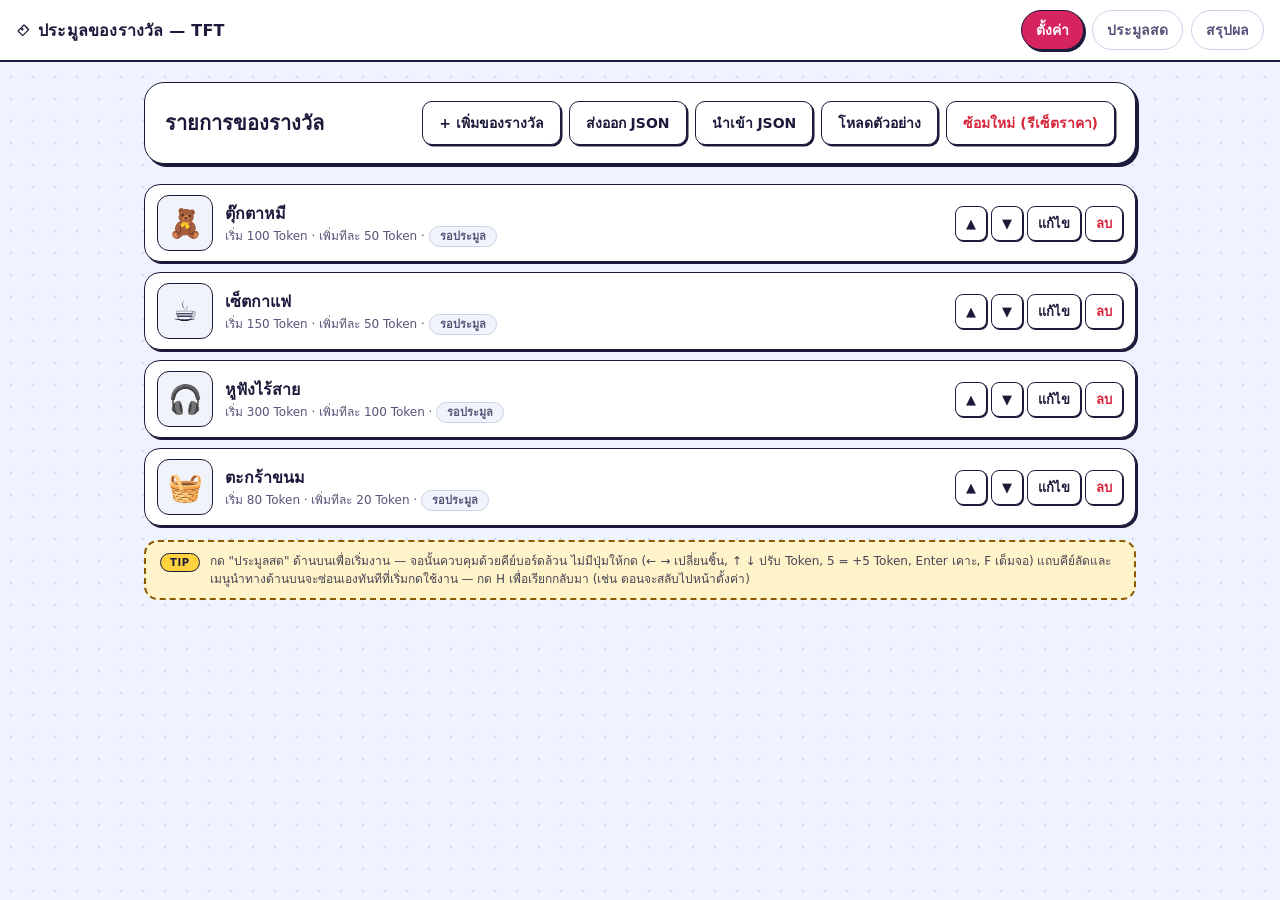
<file: auction-app/index.html>
<!DOCTYPE html>
<html lang="th">
<head>
<meta charset="UTF-8">
<meta name="viewport" content="width=device-width, initial-scale=1.0">
<title>ประมูลของรางวัล — TFT</title>
<style>
  :root{
    --ground:#EEF3FF;
    --dotc:#D3DDF7;
    --surface:#FFFFFF;
    --sunk:#F1F3FA;
    --line:#CBD3EA;
    --ink:#1B1A3A;
    --edge:#1B1A3A;
    --muted:#565479;
    --faint:#8C8AAB;

    --accent:#FF3D7F;
    --accent-soft:#FFE1EC;
    --accent-ink:#FFFFFF;
    --accent-strong:#D6245F;

    --mint:#0FA97D;
    --mint-soft:#D6F5EA;
    --mint-ink:#067A5A;

    --sun:#FFD23F;
    --sun-ink:#1B1A3A;

    --warn:#8A5A00;
    --warn-soft:#FFF3C9;

    --danger:#D6263B;

    --on-mint-solid:#06261D;

    --font-display:"Segoe UI","Sarabun","Noto Sans Thai",system-ui,sans-serif;
    --font-body:"Segoe UI","Sarabun","Noto Sans Thai",system-ui,sans-serif;
    --font-num:ui-monospace,Menlo,Consolas,monospace;

    --ease-spring:cubic-bezier(.3,1.4,.5,1);
  }
  @media (prefers-color-scheme:dark){
    :root{
      --ground:#1B1938;
      --dotc:#282655;
      --surface:#28254F;
      --sunk:#322E5E;
      --line:#454179;
      --ink:#F3F2FF;
      --edge:#14103A;
      --muted:#B6B3DE;
      --faint:#8784B8;
      --accent:#FF6B9E;
      --accent-soft:#4A1F35;
      --accent-ink:#1B0B14;
      --accent-strong:#FF6B9E;
      --mint:#3FE0AE;
      --mint-soft:#15413A;
      --mint-ink:#3FE0AE;
      --warn:#FFD66B;
      --warn-soft:#3B3212;
      --danger:#FF7A88;
    }
  }
  /* the live stage is a projector show floor, not an admin screen — it stays dark
     no matter what theme the MC's laptop is set to, so the room always sees the
     same look regardless of OS settings. */
  #screen-live{
    --ground:#1B1938; --dotc:#282655; --surface:#28254F; --sunk:#322E5E;
    --line:#454179; --ink:#F3F2FF; --edge:#14103A; --muted:#B6B3DE; --faint:#8784B8;
    --accent:#FF6B9E; --accent-soft:#4A1F35; --accent-ink:#1B0B14; --accent-strong:#FF6B9E;
    --mint:#3FE0AE; --mint-soft:#15413A; --mint-ink:#3FE0AE;
    --warn:#FFD66B; --warn-soft:#3B3212; --danger:#FF7A88;
  }

  *{box-sizing:border-box;}
  html,body{
    margin:0; padding:0; height:100%;
    background-color:var(--ground);
    background-image:radial-gradient(var(--dotc) 1.5px, transparent 1.6px);
    background-size:22px 22px;
    color:var(--ink);
    font-family:var(--font-body);
    overflow-x:hidden;
  }
  ::selection{ background:var(--accent); color:var(--accent-ink); }
  :focus-visible{ outline:3px solid var(--sun); outline-offset:2px; }
  #app{min-height:100vh; display:flex; flex-direction:column;}

  /* ---------- top nav ---------- */
  .topnav{
    position:sticky; top:0; z-index:20;
    display:flex; align-items:center; gap:8px; flex-wrap:wrap;
    padding:10px 16px; background:var(--surface);
    border-bottom:2px solid var(--edge);
    transition:opacity .3s var(--ease-spring), transform .3s var(--ease-spring);
  }
  .topnav.nav-hidden{ opacity:0; transform:translateY(-14px); pointer-events:none; }
  .topnav .brand{font-family:var(--font-display); font-weight:700; color:var(--ink); margin-right:auto; letter-spacing:.2px;}
  .topnav button{
    font-family:var(--font-body);
    background:var(--surface); color:var(--muted); border:1.5px solid var(--line);
    padding:8px 14px; border-radius:999px; cursor:pointer; font-size:14px; font-weight:600;
    transition:transform .12s var(--ease-spring), box-shadow .12s var(--ease-spring), background .12s, color .12s, border-color .12s;
  }
  .topnav button.active{
    color:var(--accent-ink); background:var(--accent-strong); border-color:var(--edge);
    font-weight:700; box-shadow:2px 2px 0 var(--edge);
  }
  .topnav button:hover:not(.active){ color:var(--ink); border-color:var(--edge); }
  .topnav button:active{ transform:translate(1px,1px); }
  :fullscreen .topnav{ display:none; }

  .screen{ display:none; flex:1; padding:20px; }
  #screen-live{ padding:0; background:var(--ground); }
  .screen.active{ display:flex; flex-direction:column;}

  .tip-box{
    display:flex; gap:10px; align-items:flex-start; margin-top:14px;
    border:2px dashed var(--warn); background:var(--warn-soft);
    border-radius:14px; padding:10px 14px;
  }
  .tip-pill{
    flex-shrink:0; background:var(--sun); color:var(--sun-ink); font-weight:700;
    font-family:var(--font-display); border:1.5px solid var(--edge);
    font-size:10px; letter-spacing:.06em; padding:3px 9px; border-radius:999px; margin-top:1px;
  }
  .tip-box p{ margin:0; font-size:12px; color:var(--ink); opacity:.8; line-height:1.5; }

  /* ---------- buttons / inputs ---------- */
  button{ font-family:inherit; }
  .btn{
    font-family:var(--font-body);
    background:var(--surface); color:var(--ink); border:1.5px solid var(--edge);
    padding:10px 16px; border-radius:10px; cursor:pointer; font-size:14px; font-weight:600;
    box-shadow:1.5px 1.5px 0 var(--edge);
    transition:transform .12s var(--ease-spring), box-shadow .12s var(--ease-spring);
  }
  .btn:active{ transform:translate(1.5px,1.5px); box-shadow:0 0 0 var(--edge); }
  .btn-gold{ background:var(--accent-strong); color:var(--accent-ink); border-color:var(--edge); }
  .btn-danger-solid{ background:var(--danger); color:#fff; border-color:var(--edge); }
  .btn-danger{ color:var(--danger); }
  .btn-sm{ padding:6px 10px; font-size:13px; border-radius:8px; box-shadow:1px 1px 0 var(--edge); }
  .btn-sm:active{ box-shadow:0 0 0 var(--edge); }
  .btn:disabled{ opacity:.45; cursor:not-allowed; }
  .btn:disabled:active{ transform:none; box-shadow:1.5px 1.5px 0 var(--edge); }
  .btn svg{ width:15px; height:15px; vertical-align:-2px; margin-right:5px; }
  input,textarea{
    background:var(--surface); color:var(--ink); border:1.5px solid var(--edge);
    border-radius:10px; padding:8px 10px; font-size:14px; font-family:inherit;
    transition:border-color .15s;
  }
  input:focus,textarea:focus{ border-color:var(--accent-strong); }
  input:focus:not(:focus-visible),textarea:focus:not(:focus-visible){ outline:none; }
  label{ font-size:13px; color:var(--muted); display:block; margin-bottom:4px; }

  /* ================= SETUP / SUMMARY (admin screens, follow OS theme) ================= */
  .setup-wrap,.summary-wrap{ max-width:1000px; margin:0 auto; width:100%; padding:0 4px; }
  .setup-header{
    display:flex; justify-content:space-between; align-items:center; flex-wrap:wrap; gap:12px;
    margin-bottom:20px; background:var(--surface); border:1.5px solid var(--edge); border-radius:20px;
    padding:18px 20px; box-shadow:3px 3px 0 var(--edge);
  }
  .setup-header h1{ font-family:var(--font-display); font-size:20px; margin:0; color:var(--ink); font-weight:700; text-wrap:balance; }
  .setup-actions{ display:flex; gap:8px; flex-wrap:wrap; }

  @keyframes rowIn{ from{ opacity:0; transform:translateY(10px); } to{ opacity:1; transform:translateY(0); } }
  .item-row{
    display:flex; align-items:center; gap:12px;
    background:var(--surface); border:1.5px solid var(--edge); border-radius:16px;
    padding:10px 12px; margin-bottom:10px;
    box-shadow:2px 2px 0 var(--edge);
    transition:transform .18s var(--ease-spring);
    animation:rowIn .35s var(--ease-spring) both;
  }
  .item-row:nth-child(odd):hover{ transform:translateY(-2px) rotate(-.6deg); }
  .item-row:nth-child(even):hover{ transform:translateY(-2px) rotate(.6deg); }
  .item-thumb{
    width:56px; height:56px; border-radius:12px; background:var(--sunk);
    display:flex; align-items:center; justify-content:center; font-size:28px;
    overflow:hidden; flex-shrink:0; border:1.5px solid var(--edge);
  }
  .item-thumb img{ width:100%; height:100%; object-fit:cover; }
  .item-info{ flex:1; min-width:0; }
  .item-info .name{ font-weight:700; font-family:var(--font-display); }
  .item-info .meta{ font-size:12px; color:var(--muted); }
  .badge{ font-size:11px; font-weight:700; font-family:var(--font-display); padding:3px 10px; border-radius:999px; border:1.5px solid; }
  .badge.pending{ background:var(--sunk); color:var(--muted); border-color:var(--line); }
  .badge.sold{ background:var(--mint); color:var(--on-mint-solid); border-color:var(--edge); }
  .item-controls{ display:flex; gap:4px; flex-shrink:0; flex-wrap:wrap; justify-content:flex-end; }

  .add-panel{
    background:var(--sunk); border:2px dashed var(--line); border-radius:16px;
    padding:16px; margin-bottom:20px;
  }
  .add-panel .grid{ display:grid; grid-template-columns:repeat(auto-fit,minmax(140px,1fr)); gap:10px; margin-bottom:10px;}
  .add-panel input{ width:100%; }

  table{ width:100%; border-collapse:collapse; margin-top:10px; }
  th,td{ text-align:left; padding:8px 10px; border-bottom:2px solid var(--line); font-size:14px; color:var(--ink); }
  th{ color:var(--muted); font-weight:700; font-size:12px; text-transform:uppercase; letter-spacing:.5px; font-family:var(--font-display); }
  .totals{ display:flex; gap:16px; margin-top:16px; flex-wrap:wrap; }
  .stat{ background:var(--surface); border:1.5px solid var(--edge); border-radius:16px; padding:14px 18px; box-shadow:2px 2px 0 var(--edge); }
  .stat .n{ font-family:var(--font-num); font-variant-numeric:tabular-nums; font-size:26px; font-weight:700; color:var(--accent); }
  .stat .l{ font-size:12px; color:var(--muted); }

  /* ---------- toast (replaces alert()) ---------- */
  .toast{
    position:fixed; left:50%; bottom:28px; z-index:100; transform:translateX(-50%) translateY(20px);
    background:var(--sun); color:var(--sun-ink); font-family:var(--font-display); font-weight:700; font-size:14px;
    padding:10px 20px; border-radius:999px; border:1.5px solid var(--edge); box-shadow:2px 2px 0 var(--edge);
    opacity:0; pointer-events:none; transition:opacity .25s var(--ease-spring), transform .25s var(--ease-spring);
    max-width:min(92vw,420px); text-align:center; line-height:1.4;
  }
  .toast.show{ opacity:1; transform:translateX(-50%) translateY(0); }

  /* ---------- confirm box (replaces confirm()) ---------- */
  .confirm-overlay{
    position:fixed; inset:0; z-index:90; background:rgba(20,18,50,.45);
    display:none; align-items:center; justify-content:center; padding:20px;
  }
  .confirm-overlay.show{ display:flex; }
  .confirm-box{
    background:var(--warn-soft); border:2px dashed var(--warn); border-radius:16px;
    padding:20px 22px; max-width:380px; width:100%;
    box-shadow:3px 3px 0 var(--edge);
    animation:captureIn .25s var(--ease-spring);
  }
  .confirm-box p{ margin:0 0 16px; font-size:14px; color:var(--ink); line-height:1.6; }
  .confirm-actions{ display:flex; gap:10px; justify-content:flex-end; }

  /* ================= LIVE SCREEN (keyboard-only show floor, always dark) ================= */
  .live-wrap{
    flex:1; display:flex; flex-direction:column; align-items:center; justify-content:center;
    position:relative; gap:0; padding:8px 0; width:100%;
  }

  .ambient{
    position:absolute; inset:0; z-index:0; pointer-events:none;
    background-image:
      radial-gradient(circle, rgba(255,107,158,.24), transparent 58%),
      radial-gradient(circle, rgba(63,224,174,.18), transparent 55%),
      radial-gradient(circle, rgba(255,210,63,.16), transparent 60%);
    background-size:130% 130%, 150% 150%, 170% 170%;
    background-position:8% 18%, 88% 82%, 40% 100%;
    background-repeat:no-repeat;
    animation:ambientDrift 48s ease-in-out infinite alternate;
  }
  @keyframes ambientDrift{
    0%{ background-position:8% 18%, 88% 82%, 40% 100%; }
    50%{ background-position:20% 30%, 74% 68%, 55% 88%; }
    100%{ background-position:14% 40%, 80% 60%, 30% 92%; }
  }

  /* floating decorative shapes, low-opacity, purely ambient */
  .floaty{ position:absolute; z-index:0; opacity:.5; pointer-events:none; }
  .f1{ width:14px; height:14px; border-radius:50%; background:var(--mint); top:10%; left:8%; animation:floatDrift1 9s ease-in-out infinite alternate; }
  .f2{ width:20px; height:20px; border-radius:6px; background:var(--accent); top:72%; left:90%; transform:rotate(20deg); animation:floatDrift2 11s ease-in-out infinite alternate; }
  .f3{ width:16px; height:16px; border-radius:4px; background:var(--sun); top:18%; left:92%; transform:rotate(45deg); animation:floatDrift3 10s ease-in-out infinite alternate; }
  .f4{ width:12px; height:12px; border-radius:50%; background:var(--sun); top:86%; left:6%; animation:floatDrift1 8s ease-in-out infinite alternate-reverse; }
  .f5{ width:18px; height:18px; border-radius:50%; background:var(--accent); top:46%; left:3%; animation:floatDrift2 12s ease-in-out infinite alternate-reverse; }
  @keyframes floatDrift1{ from{ transform:translate(0,0); } to{ transform:translate(10px,14px); } }
  @keyframes floatDrift2{ from{ transform:translate(0,0) rotate(20deg); } to{ transform:translate(-14px,10px) rotate(32deg); } }
  @keyframes floatDrift3{ from{ transform:translate(0,0) rotate(45deg); } to{ transform:translate(-10px,-12px) rotate(60deg); } }

  .floaty-emoji{ position:absolute; z-index:0; font-size:22px; opacity:.65; pointer-events:none; }
  .e1{ top:14%; right:16%; animation:floatBob1 6s ease-in-out infinite; }
  .e2{ bottom:16%; left:14%; animation:floatBob2 7s ease-in-out infinite; }
  .e3{ top:60%; right:8%; font-size:18px; animation:floatBob1 5s ease-in-out infinite reverse; }
  @keyframes floatBob1{ 0%,100%{ transform:translateY(0) rotate(-6deg); } 50%{ transform:translateY(-12px) rotate(6deg); } }
  @keyframes floatBob2{ 0%,100%{ transform:translateY(0) rotate(4deg); } 50%{ transform:translateY(10px) rotate(-4deg); } }

  .auction-stage{
    position:relative; z-index:1; width:100%; max-width:1600px; overflow:visible;
    display:flex; flex-wrap:nowrap; align-items:center; justify-content:center;
    gap:clamp(40px,6vw,88px);
    padding:12px 40px;
  }
  @media (max-width:760px){
    .auction-stage{ flex-direction:column; gap:26px; max-width:420px; padding:12px; }
  }
  .auction-stage.shake{ animation:stageShake .4s ease-in-out; }
  @keyframes stageShake{
    0%,100%{ transform:translate(0,0); }
    20%{ transform:translate(-7px,3px); }
    40%{ transform:translate(6px,-4px); }
    60%{ transform:translate(-5px,3px); }
    80%{ transform:translate(4px,-2px); }
  }

  .showcase{ position:relative; flex:0 1 640px; display:flex; justify-content:center; }
  .frame{
    width:min(100%, 640px, 78vh); margin:0 auto; aspect-ratio:1/1; position:relative;
    display:flex; align-items:center; justify-content:center;
    background:var(--surface); border:2px solid var(--edge); border-radius:24px;
    padding:clamp(14px,3vw,32px);
    box-shadow:4px 4px 0 var(--edge);
    transition:transform .5s var(--ease-spring), opacity .4s;
  }
  .frame-media{ width:100%; height:100%; display:flex; align-items:center; justify-content:center; }
  .frame img{
    max-width:100%; max-height:100%; width:auto; height:auto; object-fit:contain;
    filter:drop-shadow(4px 4px 0 var(--edge));
    border-radius:16px;
  }
  .frame .no-photo{ display:flex; flex-direction:column; align-items:center; gap:10px; color:var(--faint); }
  .frame .no-photo svg{ width:56px; height:56px; opacity:.7; }
  .frame .no-photo span{ font-size:12px; color:var(--muted); letter-spacing:.03em; }
  .frame.enter{ animation:frameIn .55s var(--ease-spring); }
  @keyframes frameIn{
    from{ transform:translateY(10px) scale(.97); opacity:0; }
    to{ transform:translateY(0) scale(1); opacity:1; }
  }
  .stage-tag{
    position:absolute; top:-16px; left:26px; z-index:4;
    font-family:var(--font-display);
    background:var(--accent); color:var(--accent-ink); font-weight:700; font-size:13px; letter-spacing:.03em;
    padding:7px 16px; border-radius:10px; border:1.5px solid var(--edge); transform:rotate(-6deg);
    box-shadow:2px 2px 0 var(--sun);
    animation:tagWiggle 3.2s ease-in-out infinite;
  }
  @keyframes tagWiggle{ 0%,100%{ transform:rotate(-6deg); } 50%{ transform:rotate(-2deg); } }
  .counter-badge{
    position:absolute; top:16px; right:16px; z-index:3;
    display:flex; align-items:center; gap:6px;
    background:var(--surface); border:1.5px solid var(--edge); border-radius:999px;
    padding:7px 14px; font-family:var(--font-num); font-variant-numeric:tabular-nums; font-size:13px; letter-spacing:.04em;
    color:var(--ink); box-shadow:1.5px 1.5px 0 var(--edge);
  }
  #confetti-canvas{ position:absolute; inset:0; width:100%; height:100%; pointer-events:none; z-index:5; }

  .detail{ display:flex; flex-direction:column; align-items:flex-start; flex:0 1 560px; min-width:0; }
  @media (max-width:760px){ .detail{ align-items:center; text-align:center; flex-basis:auto; } }
  .item-eyebrow{
    display:inline-block; font-family:var(--font-display);
    background:var(--sun); color:var(--sun-ink); font-weight:700;
    font-size:12px; letter-spacing:.04em; padding:5px 14px; border-radius:999px;
    border:1.5px solid var(--edge); margin-bottom:12px; transform:rotate(-2deg);
    box-shadow:1.5px 1.5px 0 var(--edge);
  }
  .item-name{
    font-family:var(--font-display);
    font-size:clamp(24px,min(3.6vw,6vh),52px); font-weight:700; line-height:1.15;
    color:var(--ink); text-wrap:balance;
  }
  .item-desc{ font-size:14px; color:var(--muted); margin-top:6px; }
  .hairline{ width:56px; height:2px; background:var(--line); margin:clamp(10px,2.4vh,22px) 0; }

  .price-card{
    background:var(--surface); border:1.5px solid var(--edge); border-radius:16px;
    padding:clamp(14px,2.2vh,22px) clamp(20px,3vw,30px);
    display:inline-flex; flex-direction:column; align-items:flex-start;
    box-shadow:2px 2px 0 var(--edge);
  }
  @media (max-width:760px){ .price-card{ align-items:center; } }
  .price-label{ font-size:12px; color:var(--muted); letter-spacing:.16em; text-transform:uppercase; }

  .price{
    display:flex; align-items:center; gap:.4em; margin-top:8px; min-height:1.05em;
    font-family:var(--font-num); font-weight:700; color:var(--accent);
    line-height:1;
  }
  .price .unit{
    font-family:var(--font-display);
    font-size:clamp(13px,1.3vw,18px); color:var(--sun-ink); font-weight:700; letter-spacing:.03em;
    background:var(--sun); padding:5px 13px; border-radius:999px; border:1.5px solid var(--edge);
  }
  .odo{ display:flex; align-items:baseline; font-size:clamp(56px,min(10vw,20vh),168px); flex-shrink:0; }
  .odo-comma-wrap, .odo-digit-wrap{
    display:inline-flex; align-items:center; overflow:hidden; height:1.02em; flex-shrink:0;
    transition:width .3s var(--ease-spring);
  }
  .odo-digit-wrap{ width:.62em; }
  .odo-digit-wrap.leading{ width:0; }
  .odo-comma-wrap{ width:.28em; }
  .odo-comma-wrap.leading{ width:0; }
  .odo-comma-wrap span{ display:inline-block; }
  .odo-digit{
    display:inline-block; position:relative; height:1em; width:.62em; overflow:hidden;
    font-variant-numeric:tabular-nums; flex-shrink:0;
  }
  .odo-strip{
    position:absolute; left:0; top:0;
    transition:transform .5s var(--ease-spring);
  }
  .odo-strip span{ display:flex; align-items:center; justify-content:center; height:1em; }
  .price.bump .odo-digit-wrap:not(.leading){ animation:priceBump .2s ease-out; }
  @keyframes priceBump{ 0%{ transform:translateY(-.05em); } 100%{ transform:translateY(0); } }
  .price.struck{ animation:priceStrike .8s var(--ease-spring); }
  @keyframes priceStrike{
    0%{ transform:scale(1); }
    35%{ transform:scale(1.28); }
    60%{ transform:scale(1.05); }
    100%{ transform:scale(1); }
  }

  .sold-tag{ display:none; margin-top:clamp(10px,2.4vh,22px); width:100%; }
  .sold-tag.show{ display:block; animation:soldIn .7s var(--ease-spring); }
  @keyframes soldIn{
    0%{ opacity:0; transform:translateY(20px) scale(.8) rotate(-3deg); }
    55%{ opacity:1; transform:translateY(-6px) scale(1.06) rotate(1.5deg); }
    100%{ opacity:1; transform:translateY(0) scale(1) rotate(0deg); }
  }
  .sold-banner{
    background:var(--mint); border:2px solid var(--edge); border-radius:16px;
    padding:16px 20px; box-shadow:3px 3px 0 var(--edge);
  }
  .sold-tag-row{
    display:flex; align-items:center; gap:10px; font-family:var(--font-display);
    font-size:clamp(18px,2.2vw,26px); font-weight:700; color:var(--on-mint-solid);
  }
  .sold-hint{ display:block; margin-top:8px; font-size:11px; color:var(--muted); letter-spacing:.02em; }

  .name-capture{
    display:none; flex-direction:column; gap:8px; margin-top:clamp(10px,2.4vh,22px); padding:clamp(12px,2vh,18px) 20px;
    border:1.5px solid var(--edge); border-radius:16px; background:var(--accent-soft);
    width:100%; max-width:380px; box-shadow:2px 2px 0 var(--edge);
  }
  .name-capture.show{ display:flex; animation:captureIn .3s var(--ease-spring); }
  @keyframes captureIn{ from{ opacity:0; transform:translateY(6px); } to{ opacity:1; transform:translateY(0); } }
  .capture-price{ font-family:var(--font-num); font-size:15px; color:var(--ink); font-weight:700; letter-spacing:.02em; }
  .name-capture label{ font-size:12px; color:var(--muted); letter-spacing:.04em; }
  .name-capture input{
    background:transparent; border:none; border-bottom:2px solid var(--edge);
    color:var(--ink); font-size:24px; font-family:var(--font-num); padding:4px 2px; border-radius:0; width:100%;
  }
  .name-capture input:focus{ outline:none; border-bottom-color:var(--accent); }

  .kbd-legend{
    position:relative; z-index:1;
    display:flex; gap:28px; align-items:center; justify-content:center; flex-wrap:wrap;
    margin-top:clamp(14px,min(5vw,3vh),40px); transition:opacity .3s var(--ease-spring), transform .3s var(--ease-spring);
  }
  .kbd-legend.hidden{ opacity:0; transform:translateY(10px) scale(.98); pointer-events:none; }
  .kbd-legend span{ display:flex; align-items:center; gap:7px; font-size:12px; color:var(--muted); letter-spacing:.02em; }
  kbd{
    display:inline-flex; align-items:center; justify-content:center; min-width:24px; height:24px;
    padding:0 8px; border:1.5px solid var(--edge); border-radius:999px;
    font-family:var(--font-num); font-size:11px; font-weight:700; color:var(--sun-ink); background:var(--sun);
    box-shadow:1px 1px 0 var(--edge);
  }

  .flash{
    position:absolute; inset:-20%;
    background:radial-gradient(circle at 50% 45%, rgba(255,210,63,.6) 0%, rgba(255,61,127,.5) 32%, rgba(15,169,125,.3) 55%, transparent 72%);
    opacity:0; pointer-events:none; z-index:4;
  }
  .flash.go{ animation:flashPulse .7s ease-out; }
  @keyframes flashPulse{ 0%{opacity:1; transform:scale(.85);} 100%{opacity:0; transform:scale(1.15);} }

  .shockwave{ position:absolute; inset:0; z-index:4; pointer-events:none; display:flex; align-items:center; justify-content:center; }
  .shockwave .ring{
    position:absolute; width:140px; height:140px; border-radius:50%;
    border:5px solid var(--accent); opacity:0;
  }
  .shockwave.go .ring{ animation:ringPulse 1s ease-out; }
  .shockwave.go .r2{ animation-delay:.13s; border-color:var(--sun); }
  .shockwave.go .r3{ animation-delay:.26s; border-color:var(--mint); }
  @keyframes ringPulse{
    0%{ transform:scale(.25); opacity:.95; }
    100%{ transform:scale(3.6); opacity:0; }
  }

  .hammer{
    position:absolute; width:clamp(90px,14vw,220px); height:clamp(90px,14vw,220px);
    color:var(--accent); top:6%; left:50%; z-index:6;
    transform:translate(-50%,-70%) rotate(-38deg) scale(.7); opacity:0; pointer-events:none;
    filter:drop-shadow(4px 4px 0 var(--edge));
  }
  .hammer.go{ animation:hammerBang .6s cubic-bezier(.3,.55,.2,1); }
  @keyframes hammerBang{
    0%{ opacity:0; transform:translate(-50%,-70%) rotate(-38deg) scale(.7); }
    15%{ opacity:1; transform:translate(-50%,-58%) rotate(-42deg) scale(.85); }
    55%{ opacity:1; transform:translate(-50%,12%) rotate(10deg) scale(1.05); }
    68%{ opacity:1; transform:translate(-50%,-3%) rotate(-2deg) scale(1); }
    100%{ opacity:0; transform:translate(-50%,6%) rotate(0deg) scale(1); }
  }

  ::-webkit-scrollbar{ width:10px; }
  ::-webkit-scrollbar-thumb{ background:var(--line); border-radius:10px; }

  /* keep motion minimal for anyone who asked for it, across every animated element */
  @media (prefers-reduced-motion:reduce){
    .ambient, .floaty, .floaty-emoji, .stage-tag{ animation:none!important; }
    .frame.enter, .price.bump .odo-digit-wrap:not(.leading), .price.struck,
    .sold-tag.show, .name-capture.show, .hammer.go, .flash.go, .item-row,
    .auction-stage.shake, .shockwave.go .ring{ animation:none!important; }
    .odo-strip, .odo-digit-wrap, .odo-comma-wrap{ transition:none!important; }
  }
</style>
</head>
<body>
<div id="app">

  <div class="topnav">
    <span class="brand"><svg width="16" height="16" viewBox="0 0 24 24" fill="none" stroke="currentColor" stroke-width="1.8" stroke-linecap="round" stroke-linejoin="round" aria-hidden="true" style="vertical-align:-3px;margin-right:6px"><path d="M12 3l7 7-9 9-7-7z"/><path d="M15 6l3 3"/><circle cx="9.5" cy="9.5" r="1"/></svg>ประมูลของรางวัล — TFT</span>
    <button data-screen="setup" class="active">ตั้งค่า</button>
    <button data-screen="live">ประมูลสด</button>
    <button data-screen="summary">สรุปผล</button>
  </div>

  <!-- ============ SETUP ============ -->
  <section class="screen active" id="screen-setup">
    <div class="setup-wrap">
      <div class="setup-header">
        <h1>รายการของรางวัล</h1>
        <div class="setup-actions">
          <button class="btn" id="btn-add-toggle">+ เพิ่มของรางวัล</button>
          <button class="btn" id="btn-export">ส่งออก JSON</button>
          <button class="btn" id="btn-import">นำเข้า JSON</button>
          <input type="file" id="file-import" accept=".json" style="display:none">
          <button class="btn" id="btn-reset-sample">โหลดตัวอย่าง</button>
          <button class="btn btn-danger" id="btn-reset-prices">ซ้อมใหม่ (รีเซ็ตราคา)</button>
        </div>
      </div>

      <div class="add-panel" id="add-panel" style="display:none">
        <div id="add-panel-title" style="font-family:var(--font-display); font-weight:700; color:var(--ink); margin-bottom:12px;">เพิ่มของรางวัลใหม่</div>
        <div class="grid">
          <div><label>ชื่อของรางวัล</label><input id="f-name" placeholder="เช่น ตุ๊กตาหมี"></div>
          <div><label>คำอธิบายสั้นๆ (ถ้ามี)</label><input id="f-desc" placeholder="เช่น จากกลุ่ม A"></div>
          <div><label>ราคาเริ่มต้น (Token)</label><input id="f-start" type="number" min="0" value="100"></div>
          <div><label>เพิ่มทีละ (Token, ใช้เป็นค่าอ้างอิง — บนจอประมูลปรับทีละ 1 เสมอ)</label><input id="f-inc" type="number" min="1" value="50"></div>
        </div>
        <div style="display:flex; align-items:center; gap:12px; flex-wrap:wrap;">
          <div><label id="f-image-label">รูปภาพ (ไม่บังคับ)</label><input id="f-image" type="file" accept="image/*"></div>
          <button class="btn btn-gold" id="btn-add-confirm" style="margin-top:18px;">เพิ่มรายการ</button>
          <button class="btn" id="btn-add-cancel" style="display:none; margin-top:18px;">ยกเลิก</button>
        </div>
      </div>

      <div id="item-list"></div>
      <div class="tip-box">
        <span class="tip-pill">TIP</span>
        <p>กด "ประมูลสด" ด้านบนเพื่อเริ่มงาน — จอนั้นควบคุมด้วยคีย์บอร์ดล้วน ไม่มีปุ่มให้กด (← → เปลี่ยนชิ้น, ↑ ↓ ปรับ Token, 5 = +5 Token, Enter เคาะ, F เต็มจอ) แถบคีย์ลัดและเมนูนำทางด้านบนจะซ่อนเองทันทีที่เริ่มกดใช้งาน — กด H เพื่อเรียกกลับมา (เช่น ตอนจะสลับไปหน้าตั้งค่า)</p>
      </div>
    </div>
  </section>

  <!-- ============ LIVE (keyboard-only show floor) ============ -->
  <section class="screen" id="screen-live">
    <div class="live-wrap" id="live-wrap">
      <div class="ambient" aria-hidden="true"></div>
      <span class="floaty f1" aria-hidden="true"></span>
      <span class="floaty f2" aria-hidden="true"></span>
      <span class="floaty f3" aria-hidden="true"></span>
      <span class="floaty f4" aria-hidden="true"></span>
      <span class="floaty f5" aria-hidden="true"></span>
      <span class="floaty-emoji e1" aria-hidden="true">✨</span>
      <span class="floaty-emoji e2" aria-hidden="true">🎉</span>
      <span class="floaty-emoji e3" aria-hidden="true">⭐</span>
      <div class="auction-stage" id="stage">
        <div class="showcase">
          <div class="frame" id="frame">
            <span class="stage-tag">⚡ กำลังประมูล</span>
            <div class="frame-media" id="frame-media">
              <div class="no-photo">
                <svg viewBox="0 0 24 24" fill="none" stroke="currentColor" stroke-width="1.3"><rect x="3" y="3" width="18" height="18" rx="2"/><circle cx="8.5" cy="8.5" r="1.5"/><path d="M21 15l-5-5L5 21"/></svg>
                <span>ยังไม่มีรูปภาพ</span>
              </div>
            </div>
            <div class="counter-badge" id="counter-badge">1 / 1</div>
          </div>
        </div>

        <div class="detail">
          <span class="item-eyebrow">🎁 ของรางวัลชิ้นนี้</span>
          <div class="item-name" id="item-name">—</div>
          <div class="item-desc" id="item-desc"></div>
          <div class="hairline"></div>
          <div class="price-card">
            <div class="price-label">TOKEN ปัจจุบัน</div>
            <div class="price" id="price"><span class="odo" id="odo"></span><span class="unit">Token</span></div>
          </div>

          <div class="sold-tag" id="sold-tag">
            <div class="sold-banner">
              <div class="sold-tag-row">
                <svg width="24" height="24" viewBox="0 0 24 24" fill="none" stroke="currentColor" stroke-width="1.8" stroke-linecap="round" stroke-linejoin="round" aria-hidden="true"><path d="M14 4l6 6-8.5 8.5a3 3 0 01-4.24 0 3 3 0 010-4.24L14 4z"/><path d="M3 21l4-4"/><path d="M12.5 5.5l6 6"/></svg>
                <span id="sold-tag-text">🏆 ผู้ชนะประมูล หมายเลข ...</span>
              </div>
            </div>
            <span class="sold-hint">กด Enter เพื่อแก้ไขหมายเลขผู้ชนะ</span>
          </div>

          <div class="name-capture" id="name-capture">
            <div class="capture-price" id="capture-price"></div>
            <label id="capture-label">หมายเลขผู้ชนะ — พิมพ์แล้วกด Enter (Esc ยกเลิก)</label>
            <input id="winner-input" autocomplete="off" inputmode="numeric">
          </div>
        </div>

        <div class="flash" id="flash"></div>
        <div class="shockwave" id="shockwave" aria-hidden="true">
          <span class="ring r1"></span>
          <span class="ring r2"></span>
          <span class="ring r3"></span>
        </div>
        <canvas id="confetti-canvas"></canvas>
        <svg class="hammer" id="hammer" viewBox="0 0 24 24" fill="none" stroke="currentColor" stroke-width="1.6" stroke-linecap="round" stroke-linejoin="round" aria-hidden="true"><path d="M14 4l6 6-3.5 3.5-6-6L14 4z"/><path d="M3 21l7.5-7.5"/><path d="M9 12.5l2.5 2.5"/></svg>
      </div>

      <div class="kbd-legend" id="kbd-legend">
        <span><kbd>&larr;</kbd><kbd>&rarr;</kbd> เปลี่ยนชิ้น</span>
        <span><kbd>&uarr;</kbd><kbd>&darr;</kbd> ปรับ Token</span>
        <span><kbd>5</kbd> +5 Token</span>
        <span><kbd>Enter</kbd> เคาะ</span>
        <span><kbd>F</kbd> เต็มจอ</span>
      </div>
    </div>
  </section>

  <!-- ============ SUMMARY ============ -->
  <section class="screen" id="screen-summary">
    <div class="summary-wrap">
      <div class="setup-header"><h1>สรุปผลการประมูล</h1></div>
      <div class="totals" id="summary-totals"></div>
      <table>
        <thead><tr><th>ของรางวัล</th><th>ผู้ชนะ</th><th>ราคาปิด</th></tr></thead>
        <tbody id="summary-body"></tbody>
      </table>
      <div style="margin-top:16px;"><button class="btn btn-gold" id="btn-export-csv">ส่งออกเป็น CSV</button></div>
    </div>
  </section>

  <div class="confirm-overlay" id="confirm-overlay">
    <div class="confirm-box">
      <p id="confirm-message"></p>
      <div class="confirm-actions">
        <button class="btn" id="confirm-cancel">ยกเลิก</button>
        <button class="btn btn-gold" id="confirm-ok">ยืนยัน</button>
      </div>
    </div>
  </div>
  <div class="toast" id="toast"></div>

</div>

<script>
(function(){
  "use strict";

  var STORAGE_KEY = "tft_auction_state_v1";
  var SAMPLE_ITEMS = [
    {id:1,name:"ตุ๊กตาหมี",desc:"ของรางวัลตัวอย่าง",image:null,emoji:"🧸",startPrice:100,increment:50,sold:false,finalPrice:null,winner:""},
    {id:2,name:"เซ็ตกาแฟ",desc:"ของรางวัลตัวอย่าง",image:null,emoji:"☕",startPrice:150,increment:50,sold:false,finalPrice:null,winner:""},
    {id:3,name:"หูฟังไร้สาย",desc:"ของรางวัลตัวอย่าง",image:null,emoji:"🎧",startPrice:300,increment:100,sold:false,finalPrice:null,winner:""},
    {id:4,name:"ตะกร้าขนม",desc:"ของรางวัลตัวอย่าง",image:null,emoji:"🧺",startPrice:80,increment:20,sold:false,finalPrice:null,winner:""}
  ];

  var state = loadState();
  var liveIndex = 0;
  var legendHidden = false;
  var legendAutoHideArmed = true;
  var audioCtx = null;

  /* ---------------- toast + confirm box (replace alert()/confirm()) ---------------- */
  var toastEl = document.getElementById("toast");
  var toastTimer = null;
  function toast(message){
    toastEl.textContent = message;
    toastEl.classList.add("show");
    clearTimeout(toastTimer);
    toastTimer = setTimeout(function(){ toastEl.classList.remove("show"); }, 2400);
  }
  var confirmOverlay = document.getElementById("confirm-overlay");
  var confirmMessageEl = document.getElementById("confirm-message");
  var confirmOkBtn = document.getElementById("confirm-ok");
  var confirmCancelBtn = document.getElementById("confirm-cancel");
  var confirmResolver = null;
  function confirmBox(message, danger){
    confirmMessageEl.textContent = message;
    confirmOkBtn.classList.toggle("btn-danger-solid", !!danger);
    confirmOverlay.classList.add("show");
    confirmOkBtn.focus();
    return new Promise(function(resolve){ confirmResolver = resolve; });
  }
  function closeConfirm(result){
    confirmOverlay.classList.remove("show");
    if(confirmResolver){ var r = confirmResolver; confirmResolver = null; r(result); }
  }
  confirmOkBtn.addEventListener("click", function(){ closeConfirm(true); });
  confirmCancelBtn.addEventListener("click", function(){ closeConfirm(false); });
  confirmOverlay.addEventListener("click", function(e){ if(e.target === confirmOverlay) closeConfirm(false); });
  document.addEventListener("keydown", function(e){
    if(confirmOverlay.classList.contains("show") && e.key==="Escape"){ e.preventDefault(); closeConfirm(false); }
  });

  function loadState(){
    try{
      var raw = localStorage.getItem(STORAGE_KEY);
      if(raw){
        var parsed = JSON.parse(raw);
        if(parsed && Array.isArray(parsed.items)) return parsed;
      }
    }catch(e){}
    return { items: JSON.parse(JSON.stringify(SAMPLE_ITEMS)) };
  }
  function saveState(){
    try{ localStorage.setItem(STORAGE_KEY, JSON.stringify(state)); }
    catch(e){
      toast("บันทึกไม่สำเร็จ — พื้นที่เต็มหรือรูปใหญ่เกินไป กด \"ส่งออก JSON\" เพื่อสำรองข้อมูล");
    }
  }
  function nextId(){
    var max = 0;
    state.items.forEach(function(it){ if(it.id>max) max = it.id; });
    return max+1;
  }
  function fmt(n){ return Math.round(n).toLocaleString("th-TH") + " Token"; }

  /* ---------------- nav ---------------- */
  var screens = document.querySelectorAll(".screen");
  var navBtns = document.querySelectorAll(".topnav button[data-screen]");
  navBtns.forEach(function(b){
    b.addEventListener("click", function(){ showScreen(b.getAttribute("data-screen")); });
  });
  function showScreen(name){
    screens.forEach(function(s){ s.classList.toggle("active", s.id === "screen-"+name); });
    navBtns.forEach(function(b){ b.classList.toggle("active", b.getAttribute("data-screen")===name); });
    if(name==="setup") renderSetup();
    if(name==="live"){
      renderLive(true);
      legendAutoHideArmed = true;
      legendHidden = false;
      document.getElementById("kbd-legend").classList.remove("hidden");
      document.querySelector(".topnav").classList.remove("nav-hidden");
    }
    if(name==="summary") renderSummary();
  }

  /* ================= SETUP ================= */
  var addPanel = document.getElementById("add-panel");
  var editingId = null;
  function findItemById(id){
    for(var i=0;i<state.items.length;i++){ if(state.items[i].id===id) return state.items[i]; }
    return null;
  }

  function clearForm(){
    document.getElementById("f-name").value = "";
    document.getElementById("f-desc").value = "";
    document.getElementById("f-start").value = 100;
    document.getElementById("f-inc").value = 50;
    document.getElementById("f-image").value = "";
    document.getElementById("f-image-label").textContent = "รูปภาพ (ไม่บังคับ)";
  }
  function exitEditMode(){
    editingId = null;
    document.getElementById("add-panel-title").textContent = "เพิ่มของรางวัลใหม่";
    document.getElementById("btn-add-confirm").textContent = "เพิ่มรายการ";
    document.getElementById("btn-add-cancel").style.display = "none";
    clearForm();
    addPanel.style.display = "none";
  }
  function enterEditMode(idx){
    var it = state.items[idx];
    if(!it) return;
    editingId = it.id;
    document.getElementById("f-name").value = it.name;
    document.getElementById("f-desc").value = it.desc || "";
    document.getElementById("f-start").value = it.startPrice;
    document.getElementById("f-inc").value = it.increment;
    document.getElementById("f-image").value = "";
    document.getElementById("f-image-label").textContent = it.image ? "เปลี่ยนรูปภาพ (ถ้าไม่เลือก จะใช้รูปเดิม)" : "รูปภาพ (ไม่บังคับ)";
    document.getElementById("add-panel-title").textContent = "แก้ไข: " + it.name;
    document.getElementById("btn-add-confirm").textContent = "บันทึกการแก้ไข";
    document.getElementById("btn-add-cancel").style.display = "inline-block";
    addPanel.style.display = "block";
    document.getElementById("f-name").focus();
  }
  document.getElementById("btn-add-toggle").addEventListener("click", function(){
    if(addPanel.style.display !== "none" && addPanel.style.display !== ""){
      exitEditMode();
    } else {
      exitEditMode();
      addPanel.style.display = "block";
    }
  });
  document.getElementById("btn-add-cancel").addEventListener("click", exitEditMode);

  function resizeImage(file, cb){
    var reader = new FileReader();
    reader.onload = function(e){
      var img = new Image();
      img.onload = function(){
        var maxW = 800;
        var scale = Math.min(1, maxW/img.width);
        var w = Math.round(img.width*scale), h = Math.round(img.height*scale);
        var canvas = document.createElement("canvas");
        canvas.width = w; canvas.height = h;
        canvas.getContext("2d").drawImage(img,0,0,w,h);
        var keepsTransparency = file.type==="image/png" || file.type==="image/webp" || file.type==="image/gif";
        cb(keepsTransparency ? canvas.toDataURL("image/png") : canvas.toDataURL("image/jpeg",0.85));
      };
      img.src = e.target.result;
    };
    reader.readAsDataURL(file);
  }

  document.getElementById("btn-add-confirm").addEventListener("click", function(){
    var name = document.getElementById("f-name").value.trim();
    if(!name){ toast("กรอกชื่อของรางวัลก่อน"); return; }
    var desc = document.getElementById("f-desc").value.trim();
    var start = parseInt(document.getElementById("f-start").value,10) || 0;
    var inc = parseInt(document.getElementById("f-inc").value,10) || 1;
    var fileInput = document.getElementById("f-image");
    var isEdit = editingId !== null;
    var target = isEdit ? findItemById(editingId) : {
      id:nextId(), image:null, emoji:"🎁", sold:false, finalPrice:null, winner:""
    };

    function finish(){
      target.name = name;
      target.desc = desc;
      target.startPrice = start;
      target.increment = inc;
      if(!isEdit) state.items.push(target);
      saveState();
      renderSetup();
      exitEditMode();
    }
    if(fileInput.files && fileInput.files[0]){
      resizeImage(fileInput.files[0], function(dataUrl){ target.image=dataUrl; finish(); });
    } else { finish(); }
  });

  function renderSetup(){
    var list = document.getElementById("item-list");
    list.innerHTML = "";
    state.items.forEach(function(it, idx){
      var row = document.createElement("div");
      row.className = "item-row";
      row.style.animationDelay = (idx*40)+"ms";
      row.innerHTML =
        '<div class="item-thumb">' + (it.image ? '<img src="'+it.image+'">' : '<span>'+it.emoji+'</span>') + '</div>' +
        '<div class="item-info"><div class="name">'+escapeHtml(it.name)+'</div>' +
        '<div class="meta">เริ่ม '+fmt(it.startPrice)+' · เพิ่มทีละ '+fmt(it.increment)+
        (it.sold ? ' · <span class="badge sold">ขายแล้ว '+fmt(it.finalPrice)+' — '+escapeHtml(it.winner)+'</span>' : ' · <span class="badge pending">รอประมูล</span>') +
        '</div></div>' +
        '<div class="item-controls">' +
          '<button class="btn btn-sm" data-act="up" data-idx="'+idx+'">▲</button>' +
          '<button class="btn btn-sm" data-act="down" data-idx="'+idx+'">▼</button>' +
          '<button class="btn btn-sm" data-act="edit" data-idx="'+idx+'">แก้ไข</button>' +
          (it.sold ? '<button class="btn btn-sm" data-act="unsell" data-idx="'+idx+'">ยกเลิกการขาย</button>' : '') +
          '<button class="btn btn-sm btn-danger" data-act="del" data-idx="'+idx+'">ลบ</button>' +
        '</div>';
      list.appendChild(row);
    });
    list.querySelectorAll("button[data-act]").forEach(function(btn){
      btn.addEventListener("click", function(){
        var idx = parseInt(btn.getAttribute("data-idx"),10);
        var act = btn.getAttribute("data-act");
        if(act==="del"){
          var itDel = state.items[idx];
          confirmBox("ลบ \""+itDel.name+"\" ?", true).then(function(ok){
            if(!ok) return;
            if(editingId===itDel.id) exitEditMode();
            var i2 = state.items.indexOf(itDel);
            if(i2>-1) state.items.splice(i2,1);
            saveState(); renderSetup();
          });
        } else if(act==="up" && idx>0){
          swapItems(idx, idx-1);
        } else if(act==="down" && idx<state.items.length-1){
          swapItems(idx, idx+1);
        } else if(act==="edit"){
          enterEditMode(idx);
        } else if(act==="unsell"){
          var itUn = state.items[idx];
          confirmBox("ยกเลิกการขาย \""+itUn.name+"\" ? (ราคาที่ปิดไว้ "+fmt(itUn.finalPrice)+" ผู้ชนะ "+itUn.winner+" จะถูกล้าง)").then(function(ok){
            if(!ok) return;
            itUn.sold = false; itUn.finalPrice = null; itUn.winner = "";
            saveState(); renderSetup();
          });
        }
      });
    });
  }
  function swapItems(a,b){
    var tmp = state.items[a]; state.items[a]=state.items[b]; state.items[b]=tmp;
    saveState(); renderSetup();
  }
  function escapeHtml(s){
    return (s||"").replace(/[&<>"']/g, function(c){
      return {"&":"&amp;","<":"&lt;",">":"&gt;",'"':"&quot;","'":"&#39;"}[c];
    });
  }

  document.getElementById("btn-export").addEventListener("click", function(){
    var blob = new Blob([JSON.stringify(state,null,2)], {type:"application/json"});
    var a = document.createElement("a");
    a.href = URL.createObjectURL(blob);
    a.download = "auction-items.json";
    a.click();
  });
  document.getElementById("btn-import").addEventListener("click", function(){
    document.getElementById("file-import").click();
  });
  document.getElementById("file-import").addEventListener("change", function(e){
    var file = e.target.files[0];
    if(!file) return;
    var reader = new FileReader();
    reader.onload = function(ev){
      try{
        var parsed = JSON.parse(ev.target.result);
        if(parsed && Array.isArray(parsed.items)){
          state = parsed; saveState(); renderSetup();
        } else { toast("ไฟล์ไม่ถูกต้อง"); }
      }catch(err){ toast("อ่านไฟล์ไม่สำเร็จ: "+err.message); }
    };
    reader.readAsText(file);
  });
  document.getElementById("btn-reset-sample").addEventListener("click", function(){
    confirmBox("โหลดรายการตัวอย่าง? รายการปัจจุบันจะถูกแทนที่", true).then(function(ok){
      if(!ok) return;
      state = { items: JSON.parse(JSON.stringify(SAMPLE_ITEMS)) };
      saveState(); renderSetup();
    });
  });
  document.getElementById("btn-reset-prices").addEventListener("click", function(){
    confirmBox("รีเซ็ตสถานะการขายทั้งหมดกลับเป็นราคาเริ่มต้น (สำหรับซ้อม)?", true).then(function(ok){
      if(!ok) return;
      state.items.forEach(function(it){ it.sold=false; it.finalPrice=null; it.winner=""; });
      saveState(); renderSetup();
    });
  });

  /* ================= LIVE ================= */
  var currentPrice = 0;
  var priceEl = document.getElementById("price");
  var frameEl = document.getElementById("frame");
  var frameMediaEl = document.getElementById("frame-media");
  var NO_PHOTO_HTML = '<div class="no-photo">'+
    '<svg viewBox="0 0 24 24" fill="none" stroke="currentColor" stroke-width="1.3"><rect x="3" y="3" width="18" height="18" rx="2"/><circle cx="8.5" cy="8.5" r="1.5"/><path d="M21 15l-5-5L5 21"/></svg>'+
    '<span>ยังไม่มีรูปภาพ</span></div>';

  /* ----- odometer (digit-roll price display) ----- */
  var ODO_MAX_DIGITS = 7;
  var ODO_CYCLES = 3;
  var odoSlots = buildOdometer();

  function buildOdometer(){
    var odo = document.getElementById("odo");
    odo.innerHTML = "";
    var slots = [];
    for(var i=0;i<ODO_MAX_DIGITS;i++){
      slots.push(makeDigitSlot());
      odo.appendChild(slots[slots.length-1].wrap);
      var fromRight = ODO_MAX_DIGITS-1-i;
      if(fromRight>0 && fromRight%3===0){
        var cwrap = document.createElement("span");
        cwrap.className = "odo-comma-wrap leading";
        var csp = document.createElement("span"); csp.textContent = ",";
        cwrap.appendChild(csp);
        odo.appendChild(cwrap);
        slots.push({ comma:true, wrap:cwrap });
      }
    }
    return slots;
  }
  function makeDigitSlot(){
    var wrap = document.createElement("span");
    wrap.className = "odo-digit-wrap leading";
    var digitEl = document.createElement("span");
    digitEl.className = "odo-digit";
    var strip = document.createElement("span");
    strip.className = "odo-strip";
    for(var c=0;c<ODO_CYCLES;c++){
      for(var d=0; d<=9; d++){
        var s = document.createElement("span");
        s.textContent = String(d);
        strip.appendChild(s);
      }
    }
    digitEl.appendChild(strip);
    wrap.appendChild(digitEl);
    var slot = { wrap:wrap, strip:strip, logicalPos:0 };
    strip.addEventListener("transitionend", function(){
      if(slot.logicalPos >= 10){
        slot.logicalPos = slot.logicalPos % 10;
        strip.style.transition = "none";
        strip.style.transform = "translateY(" + (-slot.logicalPos) + "em)";
        void strip.offsetHeight;
        strip.style.transition = "";
      }
    });
    return slot;
  }
  function updateOdometer(value, animate){
    value = Math.max(0, Math.round(value));
    var str = String(value);
    if(str.length > ODO_MAX_DIGITS) str = str.slice(str.length-ODO_MAX_DIGITS);
    var padded = str.length < ODO_MAX_DIGITS ? new Array(ODO_MAX_DIGITS-str.length+1).join("0")+str : str;
    var activeFrom = ODO_MAX_DIGITS-1;
    for(var k=0;k<ODO_MAX_DIGITS;k++){ if(padded[k]!=="0"){ activeFrom=k; break; } }
    var digitIndex = 0;
    odoSlots.forEach(function(slot){
      if(slot.comma){
        slot.wrap.classList.toggle("leading", !(digitIndex-1 >= activeFrom));
        return;
      }
      var target = parseInt(padded[digitIndex],10);
      var isActive = digitIndex >= activeFrom;
      slot.wrap.classList.toggle("leading", !isActive);
      if(!animate){
        slot.logicalPos = target;
        slot.strip.style.transition = "none";
        slot.strip.style.transform = "translateY(" + (-target) + "em)";
        void slot.strip.offsetHeight;
        slot.strip.style.transition = "";
      } else {
        var cur = slot.logicalPos % 10;
        var delta = (target - cur + 10) % 10;
        if(delta !== 0){
          slot.logicalPos += delta;
          slot.strip.style.transform = "translateY(" + (-slot.logicalPos) + "em)";
        }
      }
      digitIndex++;
    });
  }

  function renderLive(reset){
    if(state.items.length===0){ document.getElementById("item-name").textContent="ยังไม่มีของรางวัล — ไปเพิ่มที่หน้าตั้งค่า"; return; }
    if(reset){
      var firstUnsold = state.items.findIndex(function(it){ return !it.sold; });
      liveIndex = firstUnsold===-1 ? 0 : firstUnsold;
    }
    loadItemToStage(liveIndex, false);
  }

  function loadItemToStage(idx, animate){
    var it = state.items[idx];
    if(!it) return;
    document.getElementById("counter-badge").textContent = (idx+1) + " / " + state.items.length;
    document.getElementById("item-name").textContent = it.name;
    document.getElementById("item-desc").textContent = it.desc || "";
    frameMediaEl.innerHTML = it.image ? '<img src="'+it.image+'">' : NO_PHOTO_HTML;
    currentPrice = it.sold ? it.finalPrice : it.startPrice;
    updateOdometer(currentPrice, false);
    var soldTag = document.getElementById("sold-tag");
    soldTag.classList.toggle("show", !!it.sold);
    if(it.sold) document.getElementById("sold-tag-text").textContent = "🏆 ผู้ชนะประมูล หมายเลข " + it.winner;
    cancelStrike();
    confettiParticles = [];
    if(confettiCtx) confettiCtx.clearRect(0,0,confettiCanvas.width,confettiCanvas.height);
    if(animate){
      frameEl.classList.remove("enter");
      void frameEl.offsetWidth;
      frameEl.classList.add("enter");
    }
  }

  function animatePrice(to){
    currentPrice = to;
    priceEl.classList.remove("bump");
    void priceEl.offsetWidth;
    priceEl.classList.add("bump");
    updateOdometer(to, true);
  }

  function getAudio(){
    if(!audioCtx) audioCtx = new (window.AudioContext||window.webkitAudioContext)();
    if(audioCtx.state==="suspended") audioCtx.resume();
    return audioCtx;
  }
  function playBidSound(){
    var ctx = getAudio();
    var o = ctx.createOscillator(), g = ctx.createGain();
    o.type="sine"; o.frequency.setValueAtTime(620, ctx.currentTime);
    o.frequency.exponentialRampToValueAtTime(920, ctx.currentTime+0.1);
    g.gain.setValueAtTime(0.001, ctx.currentTime);
    g.gain.exponentialRampToValueAtTime(0.18, ctx.currentTime+0.02);
    g.gain.exponentialRampToValueAtTime(0.001, ctx.currentTime+0.15);
    o.connect(g); g.connect(ctx.destination);
    o.start(); o.stop(ctx.currentTime+0.16);
  }
  function playSoldSound(){
    var ctx = getAudio();
    var o = ctx.createOscillator(), g = ctx.createGain();
    o.type="sine"; o.frequency.setValueAtTime(300, ctx.currentTime);
    o.frequency.exponentialRampToValueAtTime(70, ctx.currentTime+0.35);
    g.gain.setValueAtTime(0.35, ctx.currentTime);
    g.gain.exponentialRampToValueAtTime(0.001, ctx.currentTime+0.4);
    o.connect(g); g.connect(ctx.destination);
    o.start(); o.stop(ctx.currentTime+0.42);

    var bufSize = ctx.sampleRate*0.15;
    var buffer = ctx.createBuffer(1, bufSize, ctx.sampleRate);
    var data = buffer.getChannelData(0);
    for(var i=0;i<bufSize;i++) data[i] = (Math.random()*2-1) * (1-i/bufSize);
    var noise = ctx.createBufferSource(); noise.buffer = buffer;
    var nf = ctx.createBiquadFilter(); nf.type="lowpass"; nf.frequency.value=500;
    var ng = ctx.createGain(); ng.gain.setValueAtTime(0.4, ctx.currentTime);
    ng.gain.exponentialRampToValueAtTime(0.001, ctx.currentTime+0.15);
    noise.connect(nf); nf.connect(ng); ng.connect(ctx.destination);
    noise.start();
  }

  function bidStep(delta){
    var it = state.items[liveIndex];
    if(!it || it.sold || pendingStrike) return;
    var next = currentPrice + delta;
    if(next < it.startPrice) next = it.startPrice;
    if(next === currentPrice) return;
    animatePrice(next);
    playBidSound();
  }
  function goToItem(delta){
    if(pendingStrike) return;
    var next = liveIndex + delta;
    if(next < 0 || next >= state.items.length) return;
    liveIndex = next;
    loadItemToStage(liveIndex, true);
  }

  /* ----- keyboard-only strike + winner capture (also reopens to fix a typo) ----- */
  var pendingStrike = false;
  var editingSoldItem = false;
  var strikeOpenedAt = 0;
  var CONFIRM_GUARD_MS = 450; // ignore an immediate reflexive double-Enter so it can't confirm before the MC types a number
  var winnerInput = document.getElementById("winner-input");
  var nameCaptureEl = document.getElementById("name-capture");
  var capturePriceEl = document.getElementById("capture-price");
  var captureLabelEl = document.getElementById("capture-label");

  function triggerStrike(){
    var it = state.items[liveIndex];
    if(!it || pendingStrike) return;
    pendingStrike = true;
    strikeOpenedAt = performance.now();
    editingSoldItem = !!it.sold;
    if(editingSoldItem){
      capturePriceEl.textContent = "ปิดที่ " + fmt(it.finalPrice);
      captureLabelEl.textContent = "แก้ไขหมายเลขผู้ชนะ — พิมพ์แล้วกด Enter (Esc ยกเลิก)";
      winnerInput.value = it.winner === "(ไม่ระบุ)" ? "" : it.winner;
      revealCapture();
    } else {
      celebrate();
      // wait for the hammer to actually land before shifting layout/scrolling —
      // revealing the capture box at the same instant as the swing made the hammer
      // look like it started late, since the scroll/reflow competed with its animation.
      setTimeout(function(){
        if(!pendingStrike) return;
        capturePriceEl.textContent = "เคาะที่ " + fmt(currentPrice);
        captureLabelEl.textContent = "หมายเลขผู้ชนะ — พิมพ์แล้วกด Enter (Esc ยกเลิก)";
        winnerInput.value = "";
        revealCapture();
      }, 340);
    }
  }
  function revealCapture(){
    nameCaptureEl.classList.add("show");
    nameCaptureEl.scrollIntoView({ block:"center", behavior:"smooth" });
    winnerInput.focus();
    winnerInput.select();
  }
  function cancelStrike(){
    pendingStrike = false;
    nameCaptureEl.classList.remove("show");
  }
  function confirmStrike(){
    var it = state.items[liveIndex];
    if(!it || !pendingStrike) return;
    if(performance.now() - strikeOpenedAt < CONFIRM_GUARD_MS) return;
    var winner = winnerInput.value.trim();
    it.sold = true;
    if(!editingSoldItem) it.finalPrice = currentPrice;
    it.winner = winner || "(ไม่ระบุ)";
    saveState();
    pendingStrike = false;
    nameCaptureEl.classList.remove("show");
    document.getElementById("sold-tag-text").textContent = "🏆 ผู้ชนะประมูล หมายเลข " + it.winner;
    document.getElementById("sold-tag").classList.add("show");
  }
  winnerInput.addEventListener("keydown", function(e){
    if(e.key==="Enter"){ e.preventDefault(); confirmStrike(); }
    else if(e.key==="Escape"){ e.preventDefault(); cancelStrike(); }
    e.stopPropagation();
  });

  // strip the one-shot celebration classes right after they finish — otherwise they
  // linger on the elements, and coming back to this screen later (display:none -> flex)
  // restarts each CSS animation from scratch, replaying a stale strike nobody triggered.
  document.getElementById("hammer").addEventListener("animationend", function(){
    this.classList.remove("go");
  });
  document.getElementById("flash").addEventListener("animationend", function(){
    this.classList.remove("go");
  });
  priceEl.addEventListener("animationend", function(e){
    if(e.animationName === "priceStrike") priceEl.classList.remove("struck");
  });
  frameEl.addEventListener("animationend", function(e){
    if(e.animationName === "frameIn") frameEl.classList.remove("enter");
  });
  var stageEl = document.getElementById("stage");
  stageEl.addEventListener("animationend", function(e){
    if(e.animationName === "stageShake") stageEl.classList.remove("shake");
  });
  document.getElementById("shockwave").addEventListener("animationend", function(e){
    if(e.animationName === "ringPulse") this.classList.remove("go");
  });

  function celebrate(){
    var hammer = document.getElementById("hammer");
    hammer.classList.remove("go"); void hammer.offsetWidth; hammer.classList.add("go");
    setTimeout(function(){
      playSoldSound();
      var flash = document.getElementById("flash");
      flash.classList.remove("go"); void flash.offsetWidth; flash.classList.add("go");
      var shockwave = document.getElementById("shockwave");
      shockwave.classList.remove("go"); void shockwave.offsetWidth; shockwave.classList.add("go");
      stageEl.classList.remove("shake"); void stageEl.offsetWidth; stageEl.classList.add("shake");
      priceEl.classList.remove("struck"); void priceEl.offsetWidth; priceEl.classList.add("struck");
      runConfetti();
    }, 340);
  }

  /* ----- confetti ----- */
  var confettiCanvas = document.getElementById("confetti-canvas");
  var confettiCtx = confettiCanvas.getContext("2d");
  var confettiParticles = [];
  var confettiRunning = false;
  function sizeCanvas(){
    var stage = document.getElementById("stage");
    confettiCanvas.width = stage.clientWidth;
    confettiCanvas.height = stage.clientHeight;
  }
  var colors = ["#FF6B9E","#3FE0AE","#FFD23F","#FFD66B","#FFFFFF"];
  var SHAPES = ["square","circle","ribbon"];
  function spawnConfettiBurst(count, spread){
    for(var i=0;i<count;i++){
      confettiParticles.push({
        x: confettiCanvas.width/2 + (Math.random()-0.5)*spread,
        y: confettiCanvas.height*0.35,
        vx: (Math.random()-0.5)*11,
        vy: -Math.random()*8-3,
        size: Math.random()*7+3,
        shape: SHAPES[Math.floor(Math.random()*SHAPES.length)],
        color: colors[Math.floor(Math.random()*colors.length)],
        rot: Math.random()*Math.PI*2,
        vr: (Math.random()-0.5)*0.35,
        life: 1
      });
    }
    if(!confettiRunning){ confettiRunning=true; requestAnimationFrame(tickConfetti); }
  }
  function runConfetti(){
    sizeCanvas();
    confettiParticles = [];
    spawnConfettiBurst(180, 50);
    setTimeout(function(){ spawnConfettiBurst(100, 90); }, 160);
  }
  function tickConfetti(){
    confettiCtx.clearRect(0,0,confettiCanvas.width,confettiCanvas.height);
    var alive = false;
    confettiParticles.forEach(function(p){
      if(p.life<=0) return;
      p.vy += 0.22; p.x += p.vx; p.y += p.vy; p.rot += p.vr; p.life -= 0.012;
      if(p.life>0){
        alive = true;
        confettiCtx.save();
        confettiCtx.globalAlpha = Math.max(p.life,0);
        confettiCtx.translate(p.x,p.y);
        confettiCtx.rotate(p.rot);
        confettiCtx.fillStyle = p.color;
        if(p.shape === "circle"){
          confettiCtx.beginPath();
          confettiCtx.arc(0, 0, p.size/2, 0, Math.PI*2);
          confettiCtx.fill();
        } else if(p.shape === "ribbon"){
          confettiCtx.fillRect(-p.size/2, -p.size*0.85, p.size*0.6, p.size*1.7);
        } else {
          confettiCtx.fillRect(-p.size/2,-p.size/2,p.size,p.size);
        }
        confettiCtx.restore();
      }
    });
    if(alive){ requestAnimationFrame(tickConfetti); }
    else { confettiRunning=false; confettiCtx.clearRect(0,0,confettiCanvas.width,confettiCanvas.height); }
  }
  window.addEventListener("resize", sizeCanvas);

  /* ----- fullscreen + keyboard legend ----- */
  function toggleFullscreen(){
    if(!document.fullscreenElement){
      var req = document.documentElement.requestFullscreen;
      if(req){ req.call(document.documentElement).catch(function(err){ console.warn("เข้าเต็มจอไม่ได้:", err); }); }
    } else {
      document.exitFullscreen && document.exitFullscreen();
    }
  }
  function toggleChrome(){
    legendHidden = !legendHidden;
    document.getElementById("kbd-legend").classList.toggle("hidden", legendHidden);
    document.querySelector(".topnav").classList.toggle("nav-hidden", legendHidden);
  }
  document.addEventListener("keydown", function(e){
    try{
      if(!document.getElementById("screen-live").classList.contains("active")) return;
      if(pendingStrike){
        if(e.key==="Enter"){ e.preventDefault(); confirmStrike(); }
        else if(e.key==="Escape"){ e.preventDefault(); cancelStrike(); }
        return;
      }
      if(document.activeElement === winnerInput) return;
      var isStageKey = e.key==="ArrowRight"||e.key==="ArrowLeft"||e.key==="ArrowUp"||e.key==="ArrowDown"||e.key==="5"||e.key==="Enter";
      if(legendAutoHideArmed && isStageKey){
        legendAutoHideArmed = false;
        if(!legendHidden) toggleChrome();
      }
      if(e.key==="ArrowRight"){ e.preventDefault(); goToItem(1); }
      else if(e.key==="ArrowLeft"){ e.preventDefault(); goToItem(-1); }
      else if(e.key==="ArrowUp"){ e.preventDefault(); bidStep(1); }
      else if(e.key==="ArrowDown"){ e.preventDefault(); bidStep(-1); }
      else if(e.key==="5"){ e.preventDefault(); bidStep(5); }
      else if(e.key==="Enter"){ triggerStrike(); }
      else if(e.code==="KeyF"){ toggleFullscreen(); }
      else if(e.code==="KeyH"){ toggleChrome(); }
    }catch(err){
      console.error("คีย์ลัดทำงานผิดพลาด:", err);
      pendingStrike = false;
    }
  });

  /* ================= SUMMARY ================= */
  function renderSummary(){
    var body = document.getElementById("summary-body");
    body.innerHTML = "";
    var totalRevenue = 0, soldCount = 0;
    state.items.forEach(function(it){
      var tr = document.createElement("tr");
      tr.innerHTML = "<td>"+escapeHtml(it.name)+"</td><td>"+(it.sold?escapeHtml(it.winner):"—")+"</td><td>"+(it.sold?fmt(it.finalPrice):"ยังไม่ขาย")+"</td>";
      body.appendChild(tr);
      if(it.sold){ totalRevenue += it.finalPrice; soldCount++; }
    });
    document.getElementById("summary-totals").innerHTML =
      '<div class="stat"><div class="n">'+fmt(totalRevenue)+'</div><div class="l">ยอดรวม</div></div>' +
      '<div class="stat"><div class="n">'+soldCount+'/'+state.items.length+'</div><div class="l">ขายแล้ว</div></div>';
  }
  document.getElementById("btn-export-csv").addEventListener("click", function(){
    var rows = [["ของรางวัล","ผู้ชนะ","ราคาปิด"]];
    state.items.forEach(function(it){
      rows.push([it.name, it.sold?it.winner:"", it.sold?it.finalPrice:""]);
    });
    var csv = rows.map(function(r){
      return r.map(function(c){ return '"'+String(c).replace(/"/g,'""')+'"'; }).join(",");
    }).join("\r\n");
    var blob = new Blob(["﻿"+csv], {type:"text/csv;charset=utf-8;"});
    var a = document.createElement("a");
    a.href = URL.createObjectURL(blob);
    a.download = "auction-summary.csv";
    a.click();
  });

  /* ---------------- init ---------------- */
  renderSetup();
})();
</script>
</body>
</html>
</file>
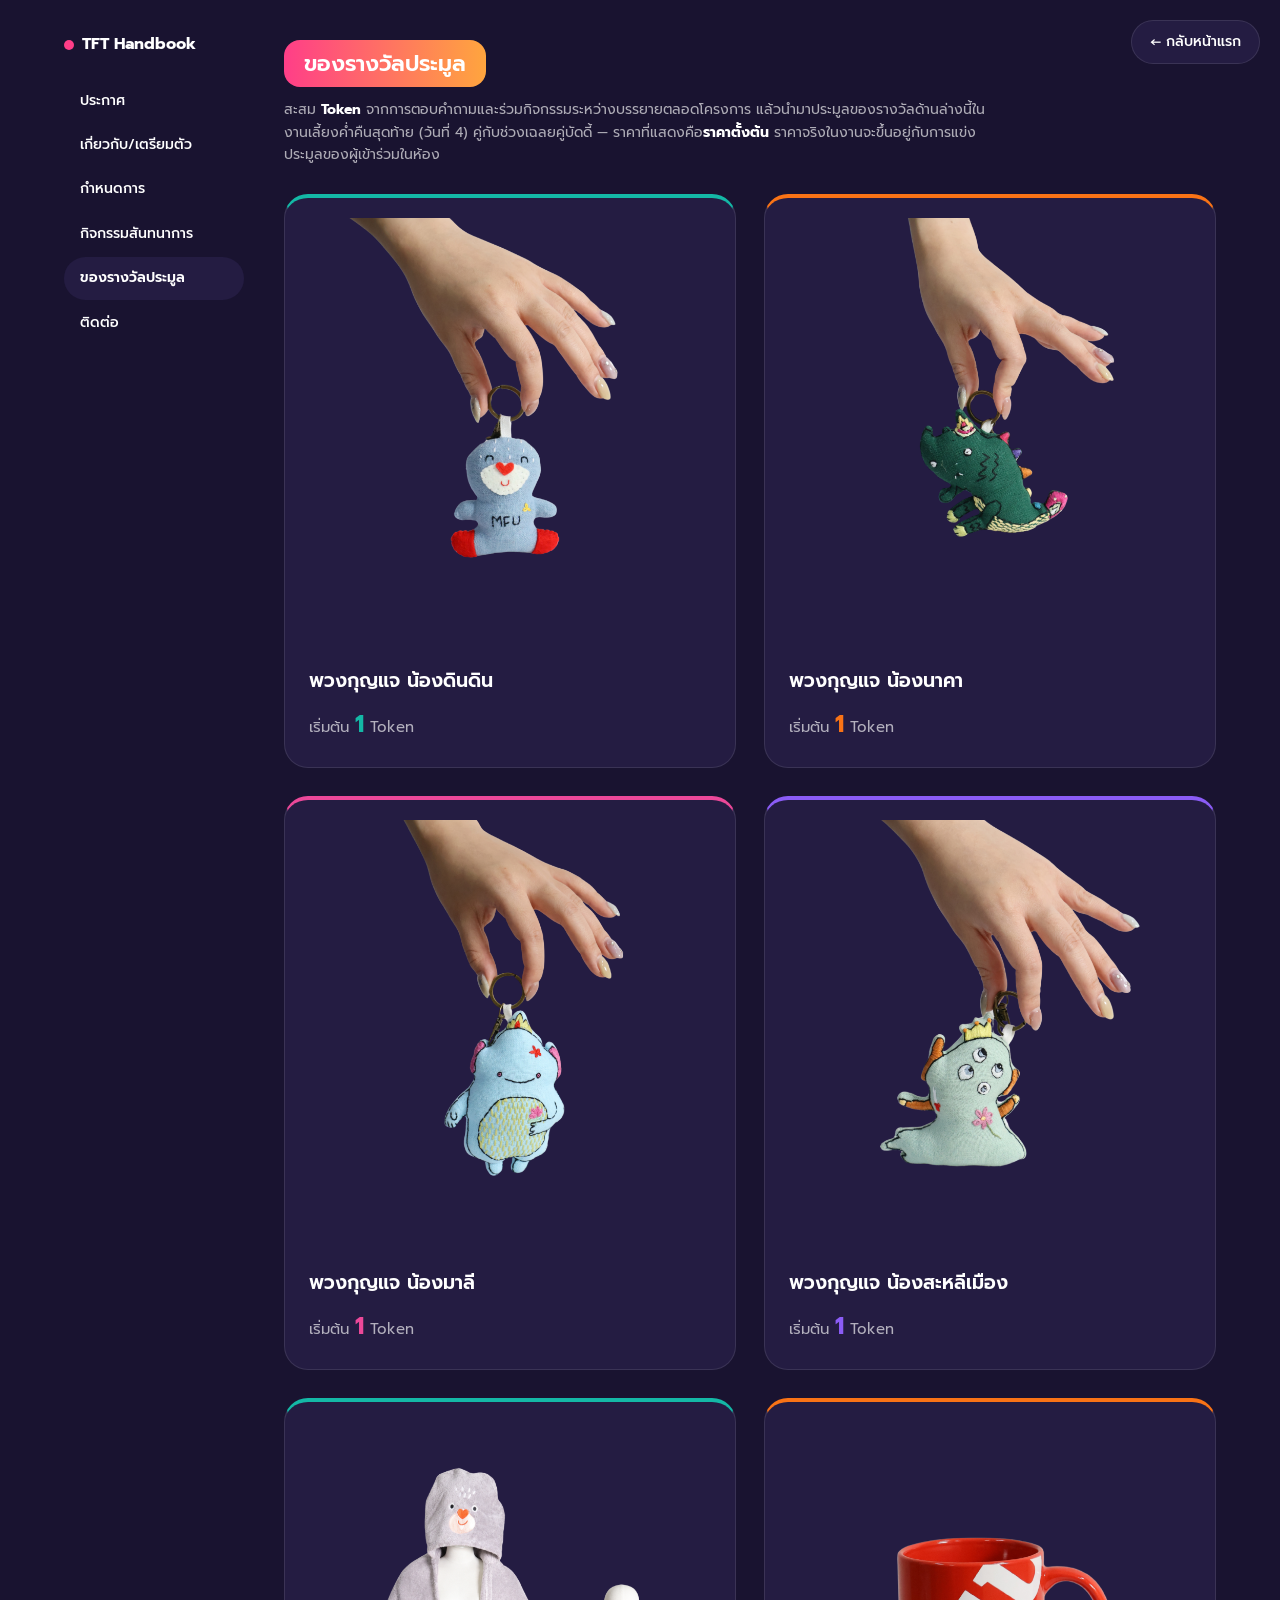
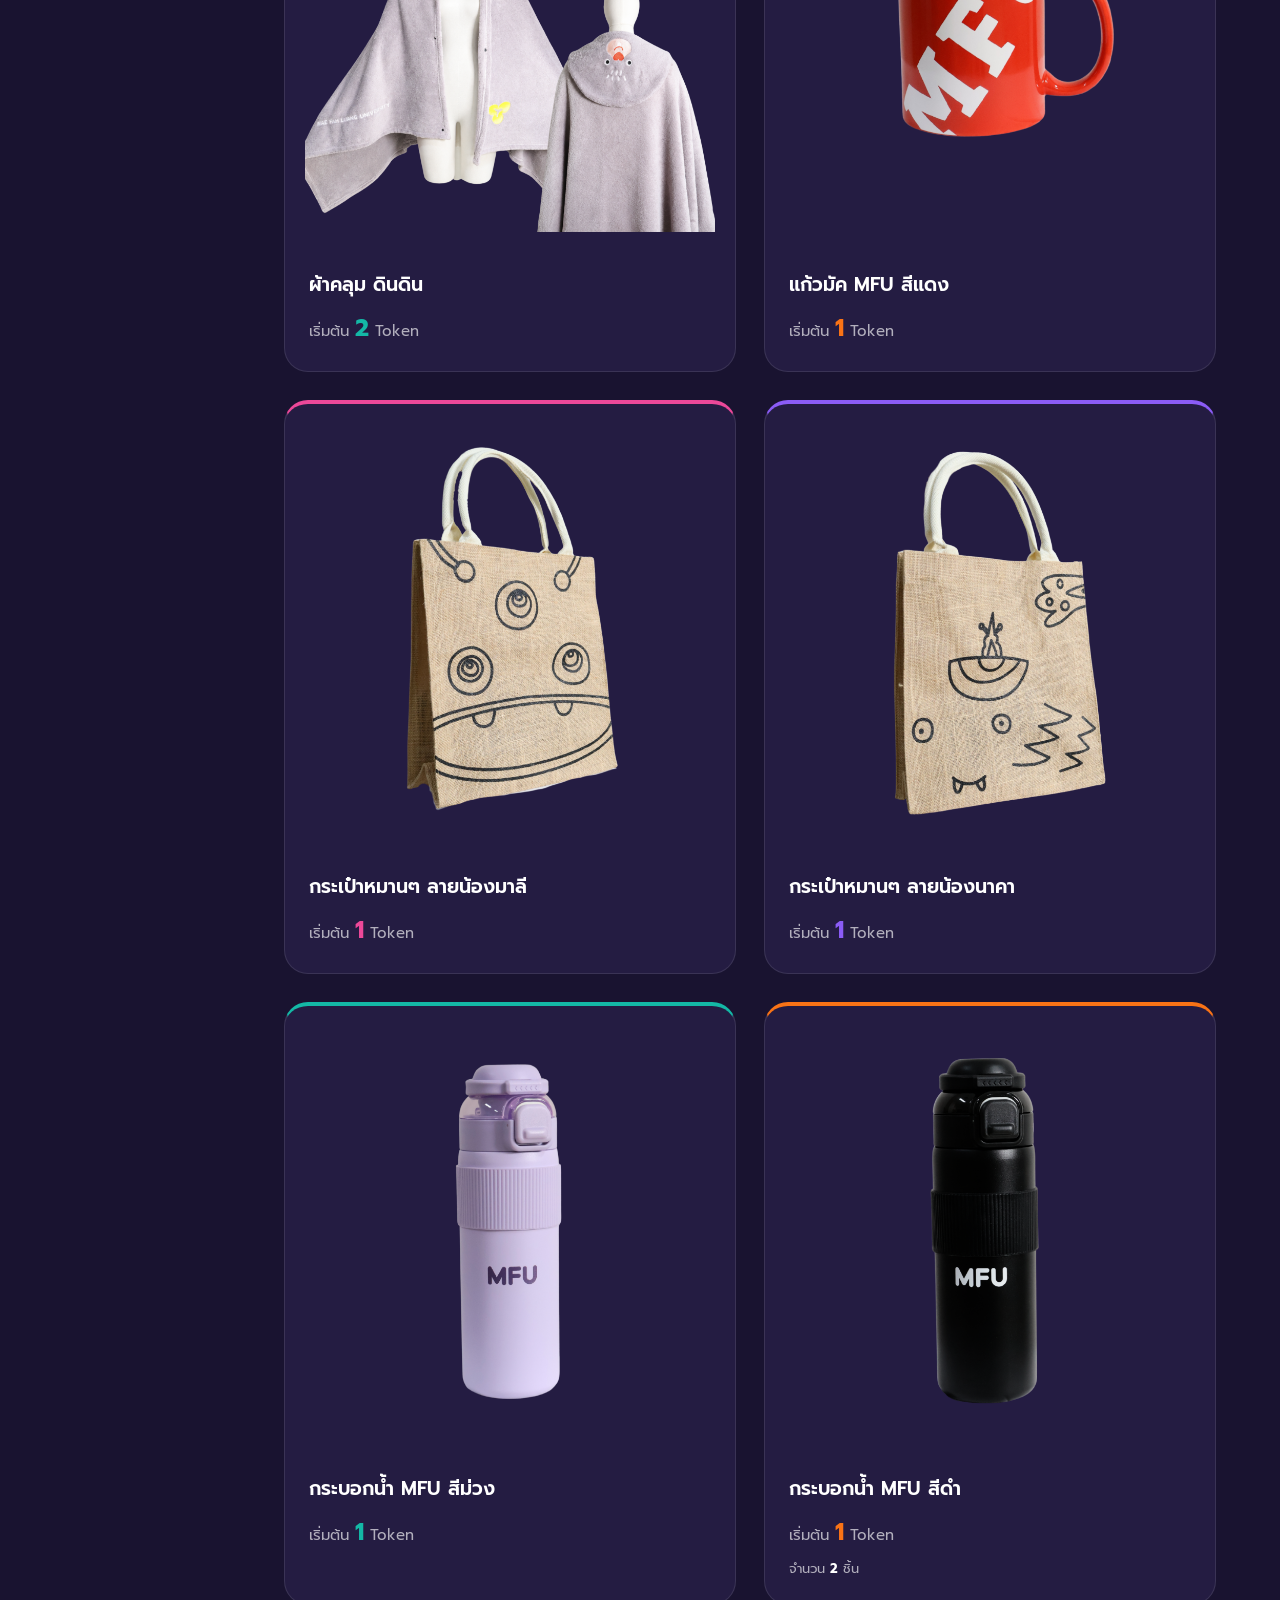
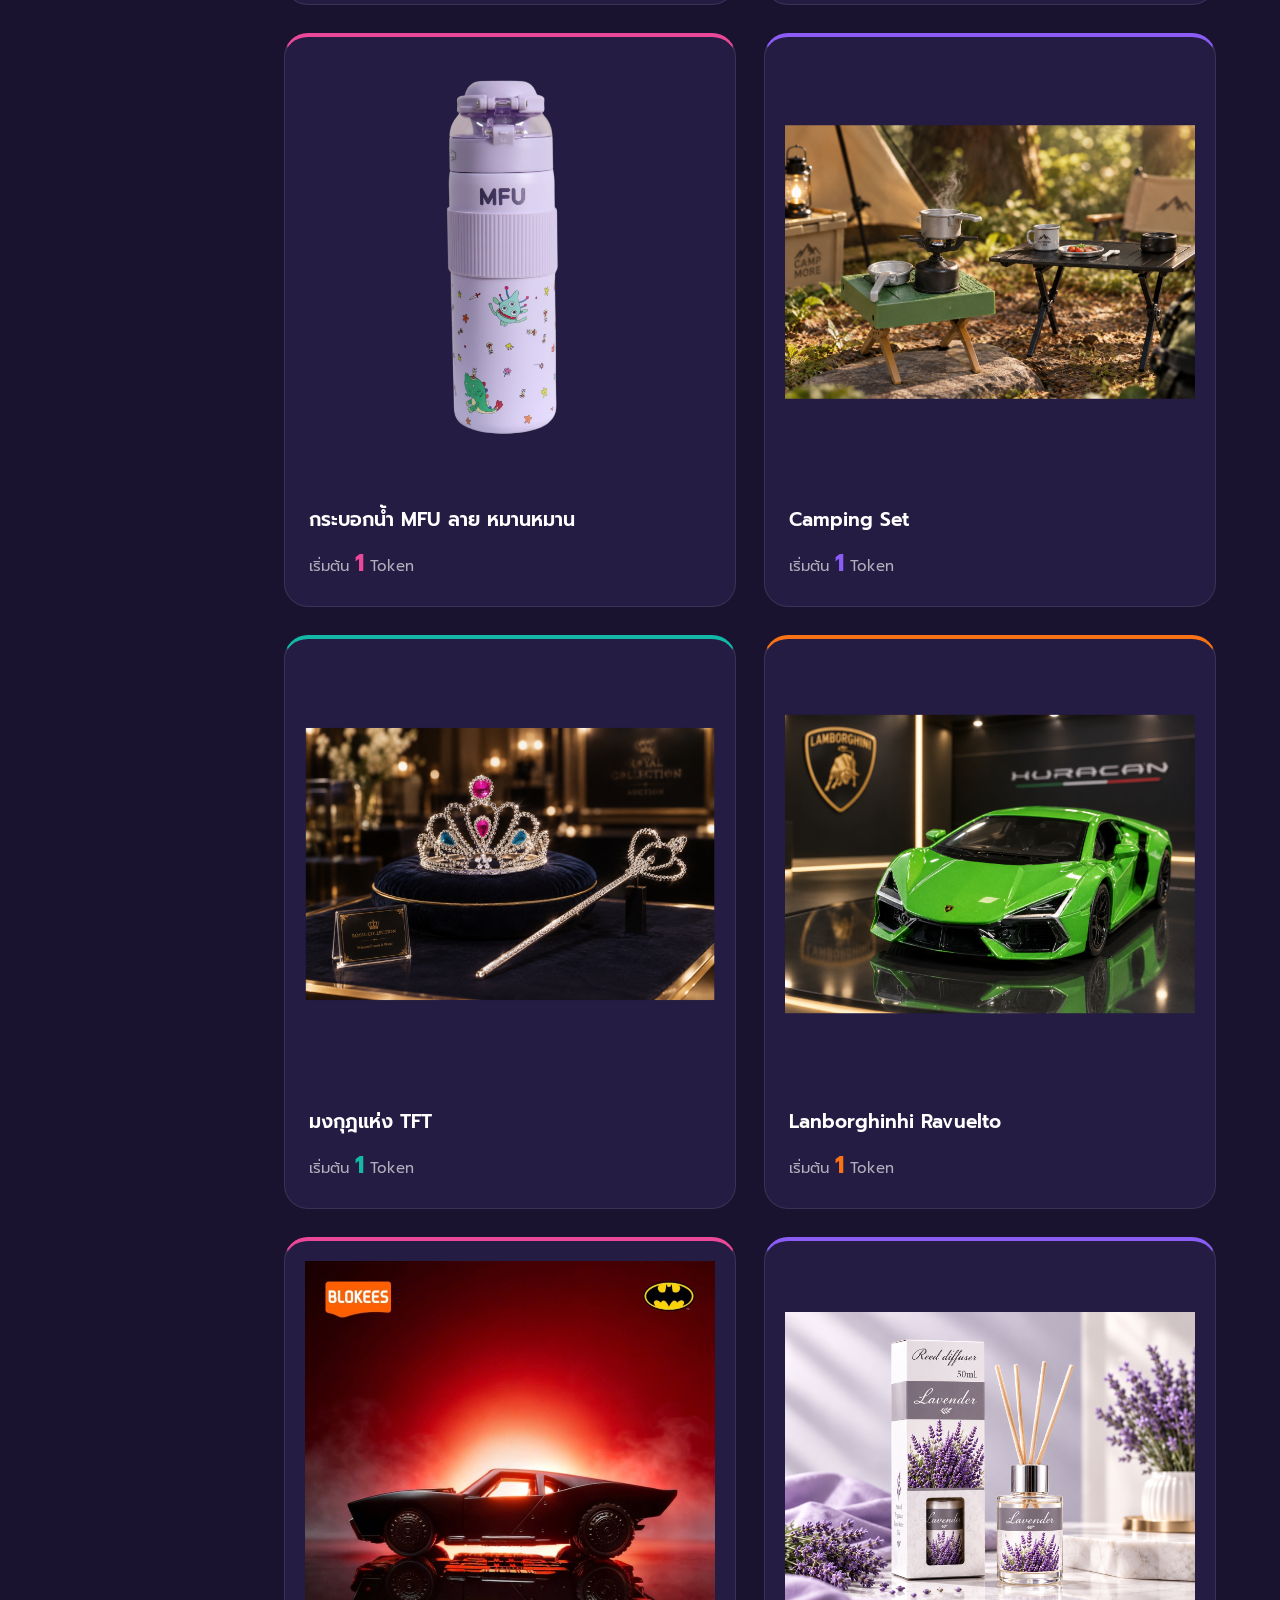
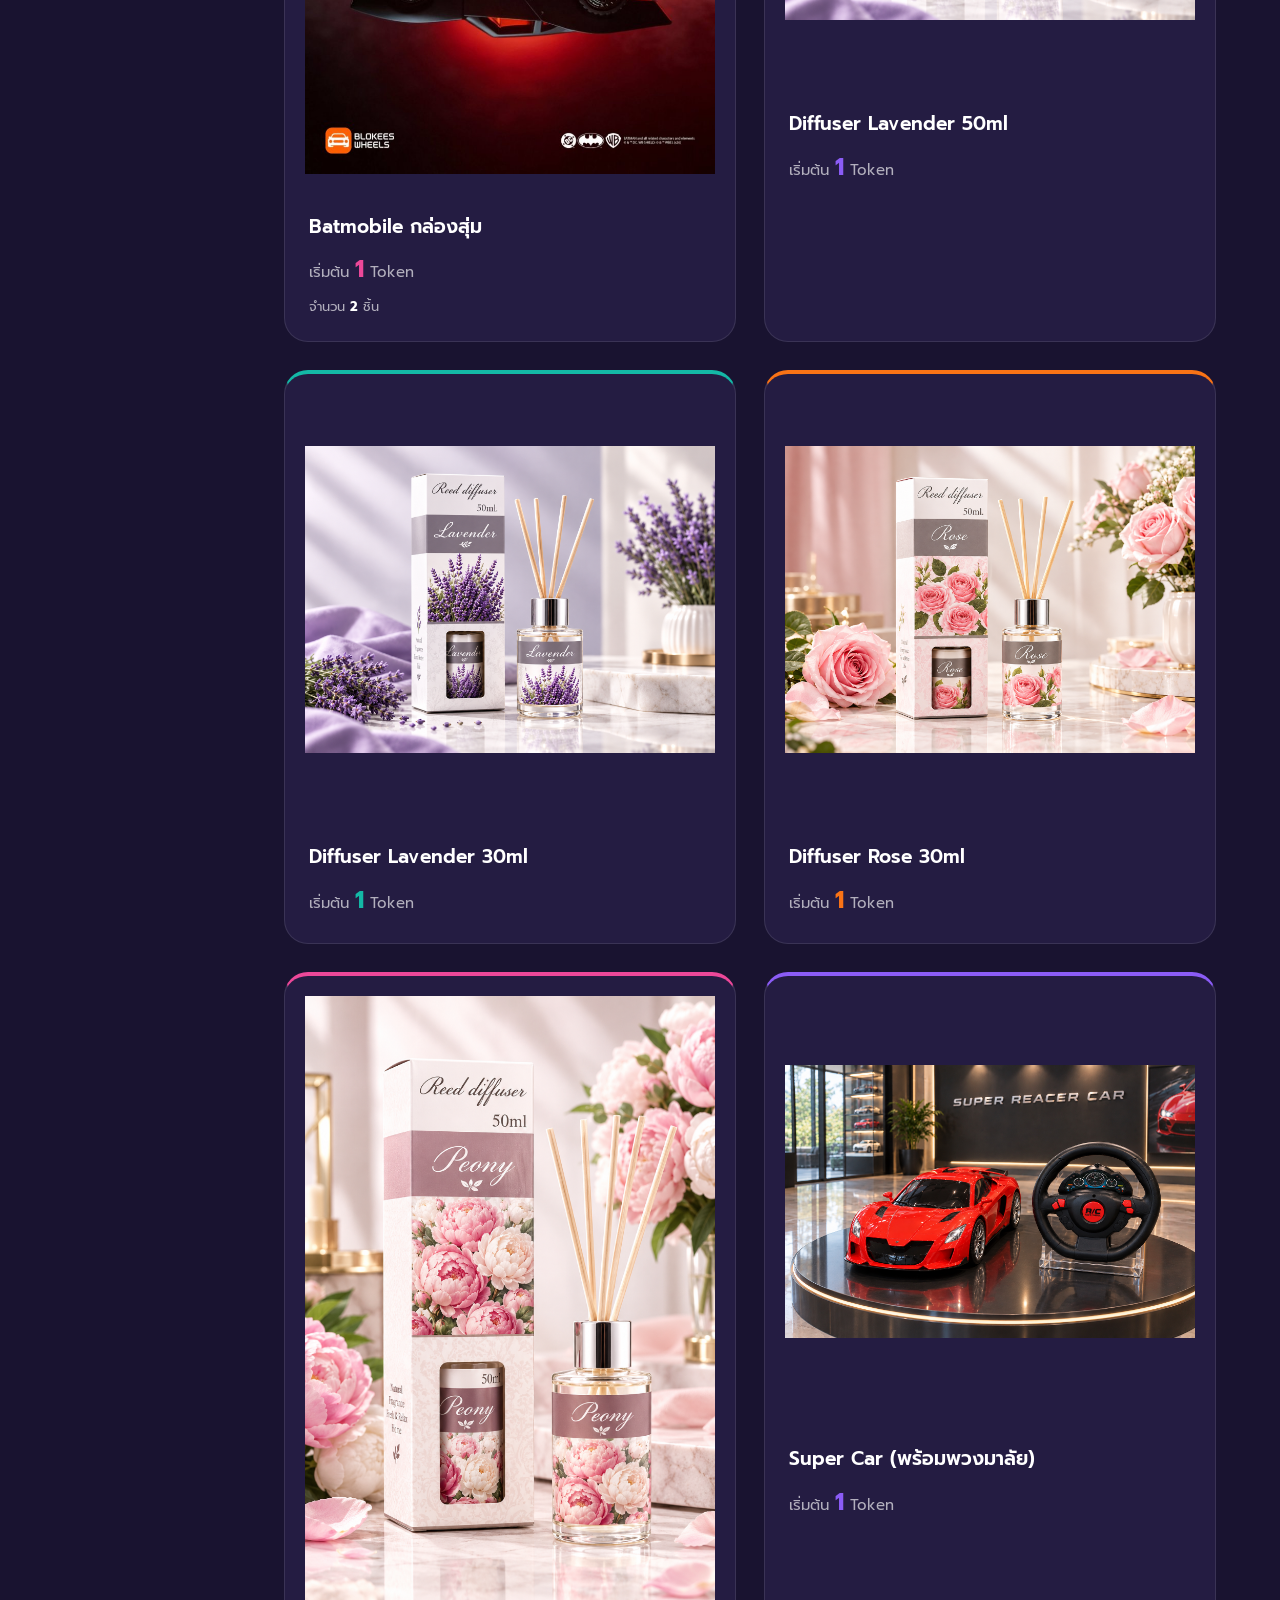
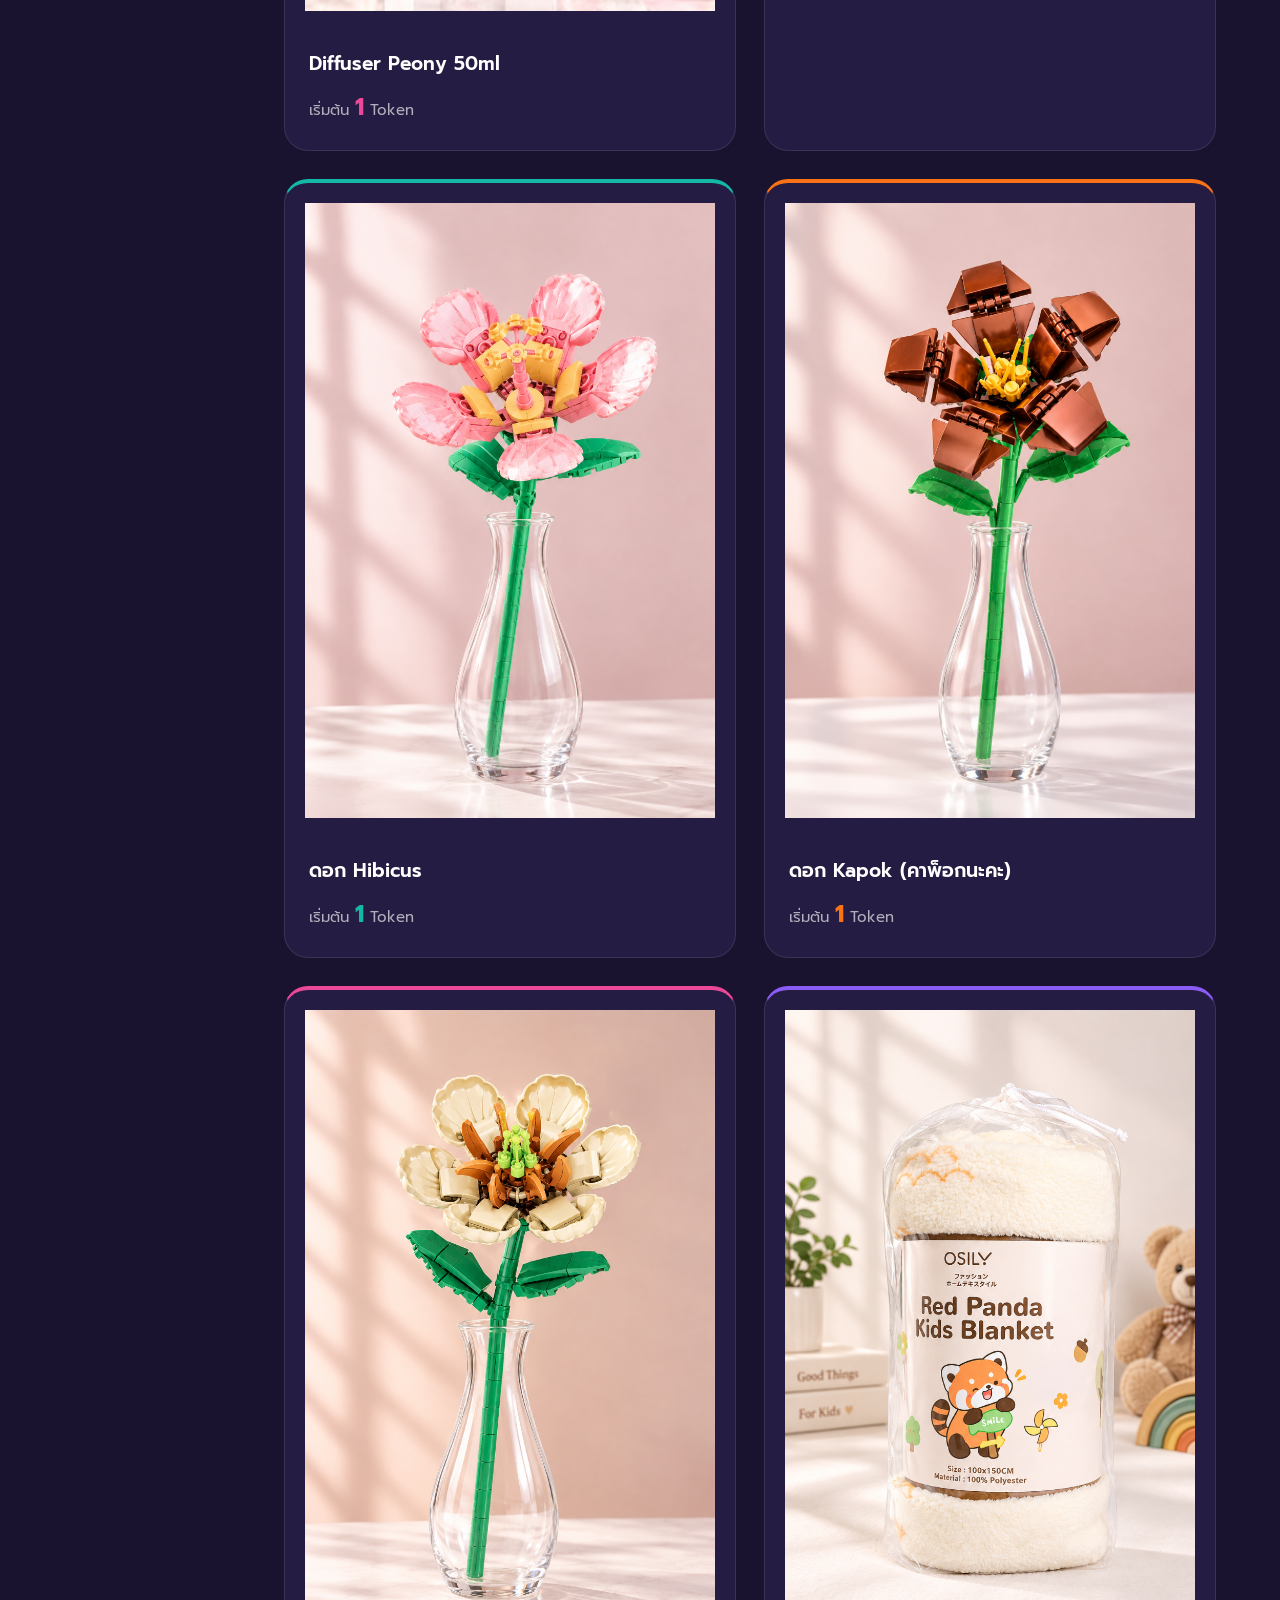
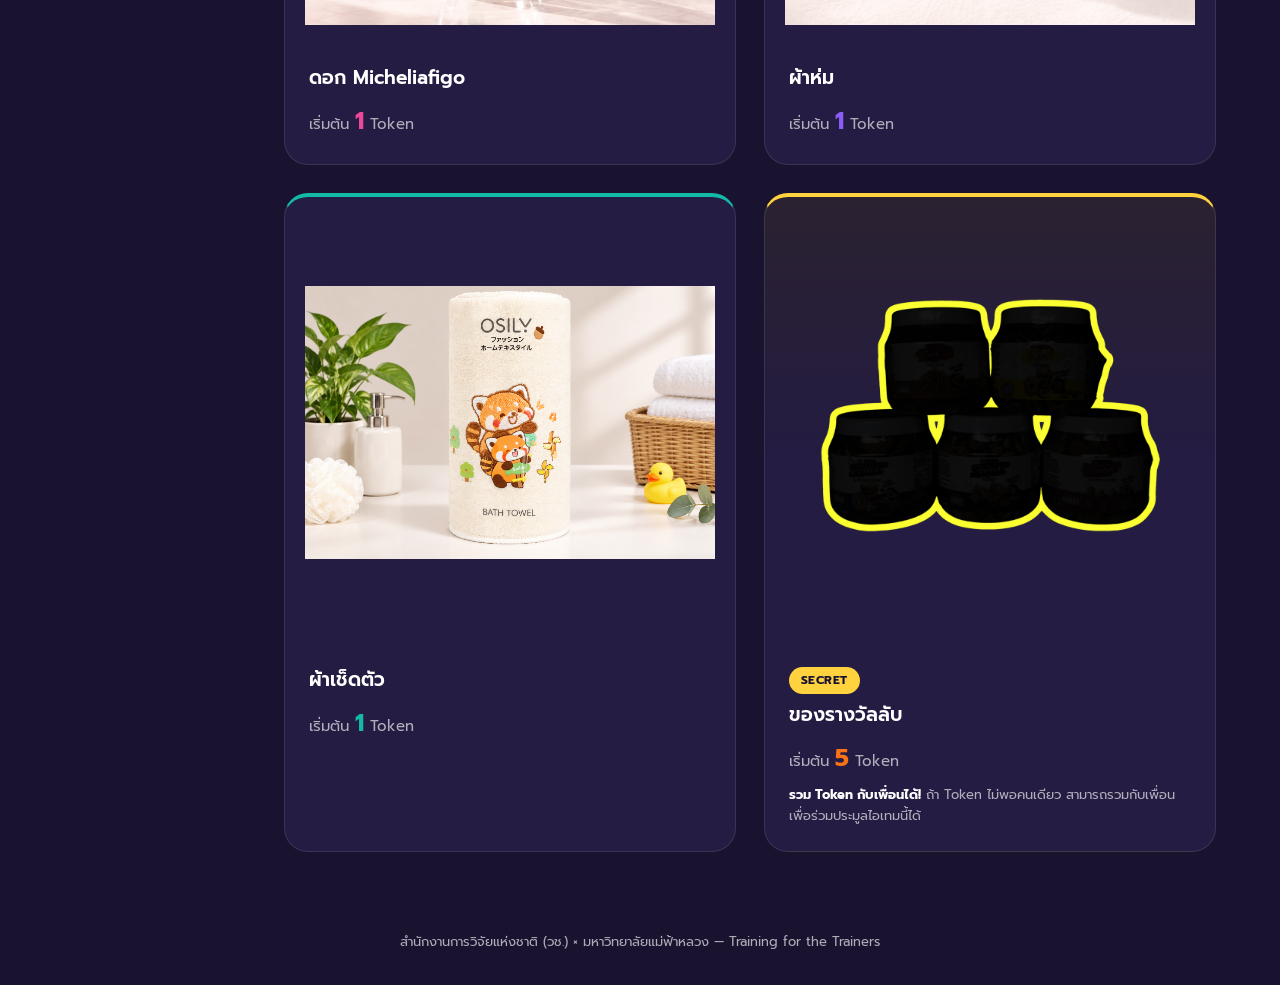
<file: auction-catalog.html>
<!DOCTYPE html>
<html lang="th">
<head>
<meta charset="UTF-8">
<meta name="viewport" content="width=device-width, initial-scale=1.0">
<title>ของรางวัลประมูล — คู่มือ TFT</title>
<meta name="description" content="แคทตาลอกของรางวัลที่จะนำมาประมูลด้วย Token สะสม ในค่ำคืนสุดท้ายของกิจกรรม Training for the Trainers (TFT)">
<link rel="preconnect" href="https://fonts.googleapis.com">
<link rel="preconnect" href="https://fonts.gstatic.com" crossorigin>
<link href="https://fonts.googleapis.com/css2?family=Prompt:wght@300;400;500;600;700&display=swap" rel="stylesheet">
<style>
  :root{
    --color-primary:#FF3E88;
    --color-primary-hover:#FF5C9E;
    --color-secondary:#FFA53E;
    --color-neutral:#A0A0A0;
    --color-bg:#191330;
    --color-surface:#241C42;
    --color-surface-hover:#2E2450;
    --color-text:#FFFFFF;
    --color-text-secondary:rgba(255,255,255,0.65);
    --color-border:rgba(255,255,255,0.10);
    --radius-xs:8px;
    --radius-sm:16px;
    --radius-md:24px;
    --radius-full:9999px;
    --shadow-1:none;
    --shadow-2:0 8px 24px rgba(0,0,0,0.4);
    --container-max:1400px;
    --font:'Prompt', sans-serif;
  }
  *{ box-sizing:border-box; }
  html{ scroll-behavior:smooth; }
  body{
    margin:0; font-family:var(--font); background:var(--color-bg); color:var(--color-text);
    line-height:1.6; -webkit-font-smoothing:antialiased;
  }
  a{ color:var(--color-secondary); }
  .wrap{ max-width:var(--container-max); margin:0 auto; padding:0 20px; }

  /* Header / Nav (mobile) */
  .site-header{ position:sticky; top:0; z-index:50; background:var(--color-bg); border-bottom:1px solid var(--color-border); }
  .site-header.scrolled{ box-shadow:var(--shadow-2); }
  .nav-inner{ display:flex; align-items:center; justify-content:space-between; height:64px; }
  .brand{ font-weight:700; font-size:16px; display:flex; align-items:center; gap:8px; }
  .brand .dot{ width:10px; height:10px; border-radius:var(--radius-full); background:var(--color-primary); display:inline-block; }
  .nav-links{
    display:none; position:absolute; top:64px; left:0; right:0;
    flex-direction:column; gap:2px; list-style:none; margin:0; padding:12px;
    background:var(--color-bg); border-radius:0 0 var(--radius-sm) var(--radius-sm);
    box-shadow:var(--shadow-2);
  }
  .nav-links a{
    display:block; padding:10px 16px; border-radius:var(--radius-full);
    color:var(--color-text); text-decoration:none; font-size:14px; font-weight:500;
    transition:background .15s;
  }
  .nav-links a:hover{ background:var(--color-surface); }
  .nav-links a.current{ background:var(--color-surface); font-weight:600; }
  .site-header.nav-open .nav-links{ display:flex; }
  .header-actions{ display:flex; align-items:center; gap:8px; }
  .hamburger{
    display:none; width:40px; height:40px; border-radius:var(--radius-full);
    border:1px solid var(--color-border); background:var(--color-bg); color:var(--color-text);
    cursor:pointer; font-size:18px; align-items:center; justify-content:center;
  }
  .hamburger:hover{ background:var(--color-surface); }

  /* Sidebar layout (desktop) */
  .layout{ display:flex; align-items:flex-start; gap:40px; width:100%; margin:0 auto; padding:32px 64px 0; box-sizing:border-box; }
  .sidebar{ flex:none; width:180px; position:sticky; top:24px; display:flex; flex-direction:column; gap:2px; }
  .sidebar a{
    display:block; padding:10px 16px; border-radius:var(--radius-full);
    color:var(--color-text); text-decoration:none; font-size:14px; font-weight:500;
    transition:background .15s;
  }
  .sidebar a:hover{ background:var(--color-surface); }
  .sidebar a.current{ background:var(--color-surface); font-weight:600; }
  .sidebar-brand{ font-weight:700; font-size:16px; display:flex; align-items:center; gap:8px; margin-bottom:20px; }
  .sidebar-brand .dot{ width:10px; height:10px; border-radius:var(--radius-full); background:var(--color-primary); display:inline-block; }
  .content{ flex:1; min-width:0; }
  @media (min-width: 721px){ .site-header{ display:none; } }

  section{ padding:8px 0 48px; }
  .section-title{
    display:inline-block; font-size:22px; font-weight:600; margin:0 0 12px;
    padding:6px 20px; border-radius:var(--radius-sm);
    background:linear-gradient(90deg,#FF3E88,#FFA53E); color:#FFFFFF;
  }
  .section-sub{ color:var(--color-text-secondary); font-size:14px; margin:0 0 28px; max-width:720px; }
  .section-sub strong{ color:var(--color-text); }

  .card{ background:var(--color-surface); border-radius:var(--radius-md); border:1px solid var(--color-border); }
  .card-grid{ display:grid; grid-template-columns:repeat(auto-fit,minmax(300px,1fr)); gap:28px; }

  .item-card{ padding:0; overflow:hidden; display:flex; flex-direction:column; border-top:4px solid var(--accent, #FF3E88); }
  .card-grid .item-card:nth-child(4n+1){ --accent:#14B8A6; }
  .card-grid .item-card:nth-child(4n+2){ --accent:#F97316; }
  .card-grid .item-card:nth-child(4n+3){ --accent:#EC4899; }
  .card-grid .item-card:nth-child(4n+4){ --accent:#8B5CF6; }
  .item-photo{
    aspect-ratio:1/1; background:transparent; display:flex; align-items:center; justify-content:center;
  }
  .item-photo img{ width:100%; height:100%; object-fit:contain; padding:20px; }
  .item-body{ padding:20px 24px 24px; }
  .item-name{ margin:0 0 10px; font-size:19px; font-weight:600; line-height:1.4; }
  .item-price{ font-size:15px; color:var(--color-text-secondary); }
  .item-price .n{ font-size:24px; font-weight:700; color:var(--accent, #FF3E88); }
  .item-note{ margin:8px 0 0; font-size:13px; color:var(--color-text-secondary); }
  .item-note strong{ color:var(--color-text); }

  .item-card.secret{ border-top-color:#FFD23E; background:linear-gradient(180deg, rgba(255,210,62,0.08), var(--color-surface) 40%); }
  .secret-tag{
    display:inline-block; font-size:12px; font-weight:700; letter-spacing:.04em;
    padding:4px 12px; border-radius:var(--radius-full); background:#FFD23E; color:#191330; margin-bottom:8px;
  }

  footer{ padding:32px 0; text-align:center; color:var(--color-text-secondary); font-size:13px; }

  .back-home{
    position:fixed; top:20px; right:20px; z-index:60;
    display:inline-flex; align-items:center; gap:6px;
    padding:10px 18px; border-radius:var(--radius-full);
    background:var(--color-surface); color:var(--color-text);
    border:1px solid var(--color-border); text-decoration:none;
    font-size:14px; font-weight:500; transition:background .15s;
  }
  .back-home:hover{ background:var(--color-surface-hover); }

  @media (max-width: 720px){
    .hamburger{ display:flex; }
    .layout{ display:block; padding-left:20px; padding-right:20px; }
    .sidebar{ display:none; }
    section{ padding:24px 0 36px; }
    .back-home{ display:none; }
  }
</style>
</head>
<body>

<a href="index.html" class="back-home">← กลับหน้าแรก</a>

<header class="site-header" id="site-header">
  <div class="wrap nav-inner">
    <div class="brand"><span class="dot"></span> TFT Handbook</div>
    <ul class="nav-links">
      <li><a href="index.html#announcements">ประกาศ</a></li>
      <li><a href="index.html#prepare">เกี่ยวกับ/เตรียมตัว</a></li>
      <li><a href="index.html#agenda">กำหนดการ</a></li>
      <li><a href="https://claude.ai/artifact/KzTXj1f7Dpdpp2RcFR8ULh" target="_blank" rel="noopener noreferrer">กิจกรรมสันทนาการ</a></li>
      <li><a href="auction-catalog.html" class="current">ของรางวัลประมูล</a></li>
      <li><a href="index.html#contact">ติดต่อ</a></li>
    </ul>
    <div class="header-actions">
      <button class="hamburger" id="hamburgerBtn" aria-label="เปิดเมนู">☰</button>
    </div>
  </div>
</header>

<main>
  <div class="layout">
    <aside class="sidebar">
      <div class="sidebar-brand"><span class="dot"></span> TFT Handbook</div>
      <a href="index.html#announcements">ประกาศ</a>
      <a href="index.html#prepare">เกี่ยวกับ/เตรียมตัว</a>
      <a href="index.html#agenda">กำหนดการ</a>
      <a href="https://claude.ai/artifact/KzTXj1f7Dpdpp2RcFR8ULh" target="_blank" rel="noopener noreferrer">กิจกรรมสันทนาการ</a>
      <a href="auction-catalog.html" class="current">ของรางวัลประมูล</a>
      <a href="index.html#contact">ติดต่อ</a>
    </aside>
    <div class="content">

      <section id="catalog">
        <h2 class="section-title">ของรางวัลประมูล</h2>
        <p class="section-sub">สะสม <strong>Token</strong> จากการตอบคำถามและร่วมกิจกรรมระหว่างบรรยายตลอดโครงการ แล้วนำมาประมูลของรางวัลด้านล่างนี้ในงานเลี้ยงค่ำคืนสุดท้าย (วันที่ 4) คู่กับช่วงเฉลยคู่บัดดี้ — ราคาที่แสดงคือ<strong>ราคาตั้งต้น</strong> ราคาจริงในงานจะขึ้นอยู่กับการแข่งประมูลของผู้เข้าร่วมในห้อง</p>

        <div class="card-grid">
          <div class="card item-card">
            <div class="item-photo"><img src="assets/images/auction/keychain-dindin.png" alt="พวงกุญแจ น้องดินดิน" loading="lazy"></div>
            <div class="item-body">
              <h3 class="item-name">พวงกุญแจ น้องดินดิน</h3>
              <div class="item-price">เริ่มต้น <span class="n">1</span> Token</div>
            </div>
          </div>
          <div class="card item-card">
            <div class="item-photo"><img src="assets/images/auction/keychain-naka.png" alt="พวงกุญแจ น้องนาคา" loading="lazy"></div>
            <div class="item-body">
              <h3 class="item-name">พวงกุญแจ น้องนาคา</h3>
              <div class="item-price">เริ่มต้น <span class="n">1</span> Token</div>
            </div>
          </div>
          <div class="card item-card">
            <div class="item-photo"><img src="assets/images/auction/keychain-malee.png" alt="พวงกุญแจ น้องมาลี" loading="lazy"></div>
            <div class="item-body">
              <h3 class="item-name">พวงกุญแจ น้องมาลี</h3>
              <div class="item-price">เริ่มต้น <span class="n">1</span> Token</div>
            </div>
          </div>
          <div class="card item-card">
            <div class="item-photo"><img src="assets/images/auction/keychain-salimueang.png" alt="พวงกุญแจ น้องสะหลีเมือง" loading="lazy"></div>
            <div class="item-body">
              <h3 class="item-name">พวงกุญแจ น้องสะหลีเมือง</h3>
              <div class="item-price">เริ่มต้น <span class="n">1</span> Token</div>
            </div>
          </div>
          <div class="card item-card">
            <div class="item-photo"><img src="assets/images/auction/blanket-dindin.png" alt="ผ้าคลุม ดินดิน" loading="lazy"></div>
            <div class="item-body">
              <h3 class="item-name">ผ้าคลุม ดินดิน</h3>
              <div class="item-price">เริ่มต้น <span class="n">2</span> Token</div>
            </div>
          </div>
          <div class="card item-card">
            <div class="item-photo"><img src="assets/images/auction/mug-mfu-red.png" alt="แก้วมัค MFU สีแดง" loading="lazy"></div>
            <div class="item-body">
              <h3 class="item-name">แก้วมัค MFU สีแดง</h3>
              <div class="item-price">เริ่มต้น <span class="n">1</span> Token</div>
            </div>
          </div>
          <div class="card item-card">
            <div class="item-photo"><img src="assets/images/auction/tote-malee.png" alt="กระเป๋าหมานๆ ลายน้องมาลี" loading="lazy"></div>
            <div class="item-body">
              <h3 class="item-name">กระเป๋าหมานๆ ลายน้องมาลี</h3>
              <div class="item-price">เริ่มต้น <span class="n">1</span> Token</div>
            </div>
          </div>
          <div class="card item-card">
            <div class="item-photo"><img src="assets/images/auction/tote-naka.png" alt="กระเป๋าหมานๆ ลายน้องนาคา" loading="lazy"></div>
            <div class="item-body">
              <h3 class="item-name">กระเป๋าหมานๆ ลายน้องนาคา</h3>
              <div class="item-price">เริ่มต้น <span class="n">1</span> Token</div>
            </div>
          </div>
          <div class="card item-card">
            <div class="item-photo"><img src="assets/images/auction/bottle-mfu-purple.png" alt="กระบอกน้ำ MFU สีม่วง" loading="lazy"></div>
            <div class="item-body">
              <h3 class="item-name">กระบอกน้ำ MFU สีม่วง</h3>
              <div class="item-price">เริ่มต้น <span class="n">1</span> Token</div>
            </div>
          </div>
          <div class="card item-card">
            <div class="item-photo"><img src="assets/images/auction/bottle-mfu-black.png" alt="กระบอกน้ำ MFU สีดำ" loading="lazy"></div>
            <div class="item-body">
              <h3 class="item-name">กระบอกน้ำ MFU สีดำ</h3>
              <div class="item-price">เริ่มต้น <span class="n">1</span> Token</div>
              <p class="item-note">จำนวน <strong>2</strong> ชิ้น</p>
            </div>
          </div>
          <div class="card item-card">
            <div class="item-photo"><img src="assets/images/auction/bottle-mfu-manman.png" alt="กระบอกน้ำ MFU ลาย หมานหมาน" loading="lazy"></div>
            <div class="item-body">
              <h3 class="item-name">กระบอกน้ำ MFU ลาย หมานหมาน</h3>
              <div class="item-price">เริ่มต้น <span class="n">1</span> Token</div>
            </div>
          </div>
          <div class="card item-card">
            <div class="item-photo"><img src="assets/images/auction/camping-set.png" alt="Camping Set" loading="lazy"></div>
            <div class="item-body">
              <h3 class="item-name">Camping Set</h3>
              <div class="item-price">เริ่มต้น <span class="n">1</span> Token</div>
            </div>
          </div>
          <div class="card item-card">
            <div class="item-photo"><img src="assets/images/auction/crown-tft.png" alt="มงกุฎแห่ง TFT" loading="lazy"></div>
            <div class="item-body">
              <h3 class="item-name">มงกุฎแห่ง TFT</h3>
              <div class="item-price">เริ่มต้น <span class="n">1</span> Token</div>
            </div>
          </div>
          <div class="card item-card">
            <div class="item-photo"><img src="assets/images/auction/lamborghini-ravuelto.png" alt="Lanborghinhi Ravuelto" loading="lazy"></div>
            <div class="item-body">
              <h3 class="item-name">Lanborghinhi Ravuelto</h3>
              <div class="item-price">เริ่มต้น <span class="n">1</span> Token</div>
            </div>
          </div>
          <div class="card item-card">
            <div class="item-photo"><img src="assets/images/auction/item-25.jpg" alt="Batmobile กล่องสุ่ม" loading="lazy"></div>
            <div class="item-body">
              <h3 class="item-name">Batmobile กล่องสุ่ม</h3>
              <div class="item-price">เริ่มต้น <span class="n">1</span> Token</div>
              <p class="item-note">จำนวน <strong>2</strong> ชิ้น</p>
            </div>
          </div>
          <div class="card item-card">
            <div class="item-photo"><img src="assets/images/auction/item-27.png" alt="Diffuser Lavender 50ml" loading="lazy"></div>
            <div class="item-body">
              <h3 class="item-name">Diffuser Lavender 50ml</h3>
              <div class="item-price">เริ่มต้น <span class="n">1</span> Token</div>
            </div>
          </div>
          <div class="card item-card">
            <div class="item-photo"><img src="assets/images/auction/item-28.png" alt="Diffuser Lavender 30ml" loading="lazy"></div>
            <div class="item-body">
              <h3 class="item-name">Diffuser Lavender 30ml</h3>
              <div class="item-price">เริ่มต้น <span class="n">1</span> Token</div>
            </div>
          </div>
          <div class="card item-card">
            <div class="item-photo"><img src="assets/images/auction/item-29.png" alt="Diffuser Rose 30ml" loading="lazy"></div>
            <div class="item-body">
              <h3 class="item-name">Diffuser Rose 30ml</h3>
              <div class="item-price">เริ่มต้น <span class="n">1</span> Token</div>
            </div>
          </div>
          <div class="card item-card">
            <div class="item-photo"><img src="assets/images/auction/item-30.png" alt="Diffuser Peony 50ml" loading="lazy"></div>
            <div class="item-body">
              <h3 class="item-name">Diffuser Peony 50ml</h3>
              <div class="item-price">เริ่มต้น <span class="n">1</span> Token</div>
            </div>
          </div>
          <div class="card item-card">
            <div class="item-photo"><img src="assets/images/auction/item-31.png" alt="Super Car (พร้อมพวงมาลัย)" loading="lazy"></div>
            <div class="item-body">
              <h3 class="item-name">Super Car (พร้อมพวงมาลัย)</h3>
              <div class="item-price">เริ่มต้น <span class="n">1</span> Token</div>
            </div>
          </div>
          <div class="card item-card">
            <div class="item-photo"><img src="assets/images/auction/item-32.png" alt="ดอก Hibicus" loading="lazy"></div>
            <div class="item-body">
              <h3 class="item-name">ดอก Hibicus</h3>
              <div class="item-price">เริ่มต้น <span class="n">1</span> Token</div>
            </div>
          </div>
          <div class="card item-card">
            <div class="item-photo"><img src="assets/images/auction/item-33.png" alt="ดอก Kapok (คาพ็อกนะคะ)" loading="lazy"></div>
            <div class="item-body">
              <h3 class="item-name">ดอก Kapok (คาพ็อกนะคะ)</h3>
              <div class="item-price">เริ่มต้น <span class="n">1</span> Token</div>
            </div>
          </div>
          <div class="card item-card">
            <div class="item-photo"><img src="assets/images/auction/item-34.png" alt="ดอก Micheliafigo" loading="lazy"></div>
            <div class="item-body">
              <h3 class="item-name">ดอก Micheliafigo</h3>
              <div class="item-price">เริ่มต้น <span class="n">1</span> Token</div>
            </div>
          </div>
          <div class="card item-card">
            <div class="item-photo"><img src="assets/images/auction/item-35.png" alt="ผ้าห่ม" loading="lazy"></div>
            <div class="item-body">
              <h3 class="item-name">ผ้าห่ม</h3>
              <div class="item-price">เริ่มต้น <span class="n">1</span> Token</div>
            </div>
          </div>
          <div class="card item-card">
            <div class="item-photo"><img src="assets/images/auction/item-36.png" alt="ผ้าเช็ดตัว" loading="lazy"></div>
            <div class="item-body">
              <h3 class="item-name">ผ้าเช็ดตัว</h3>
              <div class="item-price">เริ่มต้น <span class="n">1</span> Token</div>
            </div>
          </div>
          <div class="card item-card secret">
            <div class="item-photo"><img src="assets/images/auction/secret-item.png" alt="ของรางวัลลับ (Secret)" loading="lazy"></div>
            <div class="item-body">
              <span class="secret-tag">SECRET</span>
              <h3 class="item-name">ของรางวัลลับ</h3>
              <div class="item-price">เริ่มต้น <span class="n">5</span> Token</div>
              <p class="item-note"><strong>รวม Token กับเพื่อนได้!</strong> ถ้า Token ไม่พอคนเดียว สามารถรวมกับเพื่อนเพื่อร่วมประมูลไอเทมนี้ได้</p>
            </div>
          </div>
        </div>
      </section>

    </div>
  </div>
</main>

<footer>
  <div class="wrap">สำนักงานการวิจัยแห่งชาติ (วช.) × มหาวิทยาลัยแม่ฟ้าหลวง — Training for the Trainers</div>
</footer>

<script>
  const header = document.getElementById('site-header');
  window.addEventListener('scroll', () => {
    header.classList.toggle('scrolled', window.scrollY > 4);
  });

  const hamburgerBtn = document.getElementById('hamburgerBtn');
  hamburgerBtn.addEventListener('click', () => {
    const open = header.classList.toggle('nav-open');
    hamburgerBtn.textContent = open ? '✕' : '☰';
  });
  document.querySelectorAll('.nav-links a').forEach(link => {
    link.addEventListener('click', () => {
      header.classList.remove('nav-open');
      hamburgerBtn.textContent = '☰';
    });
  });
</script>

</body>
</html>
</file>
